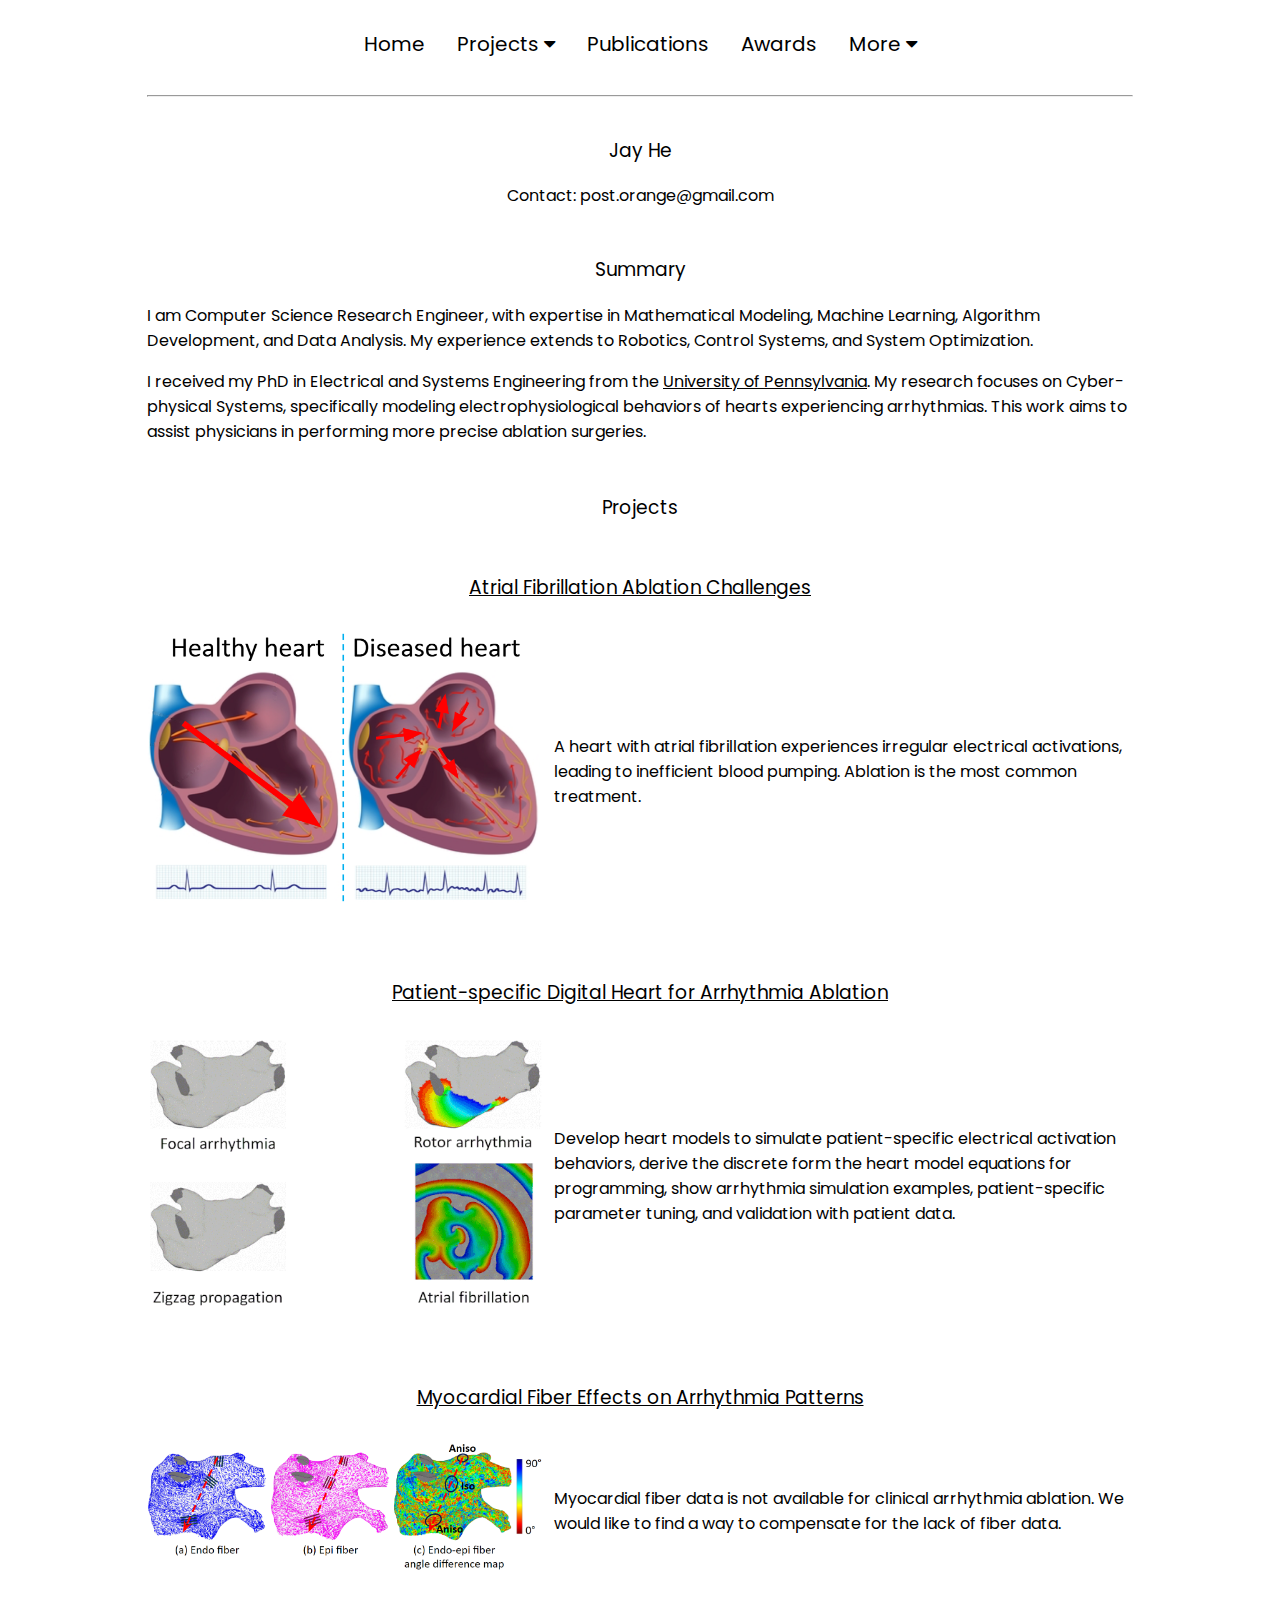
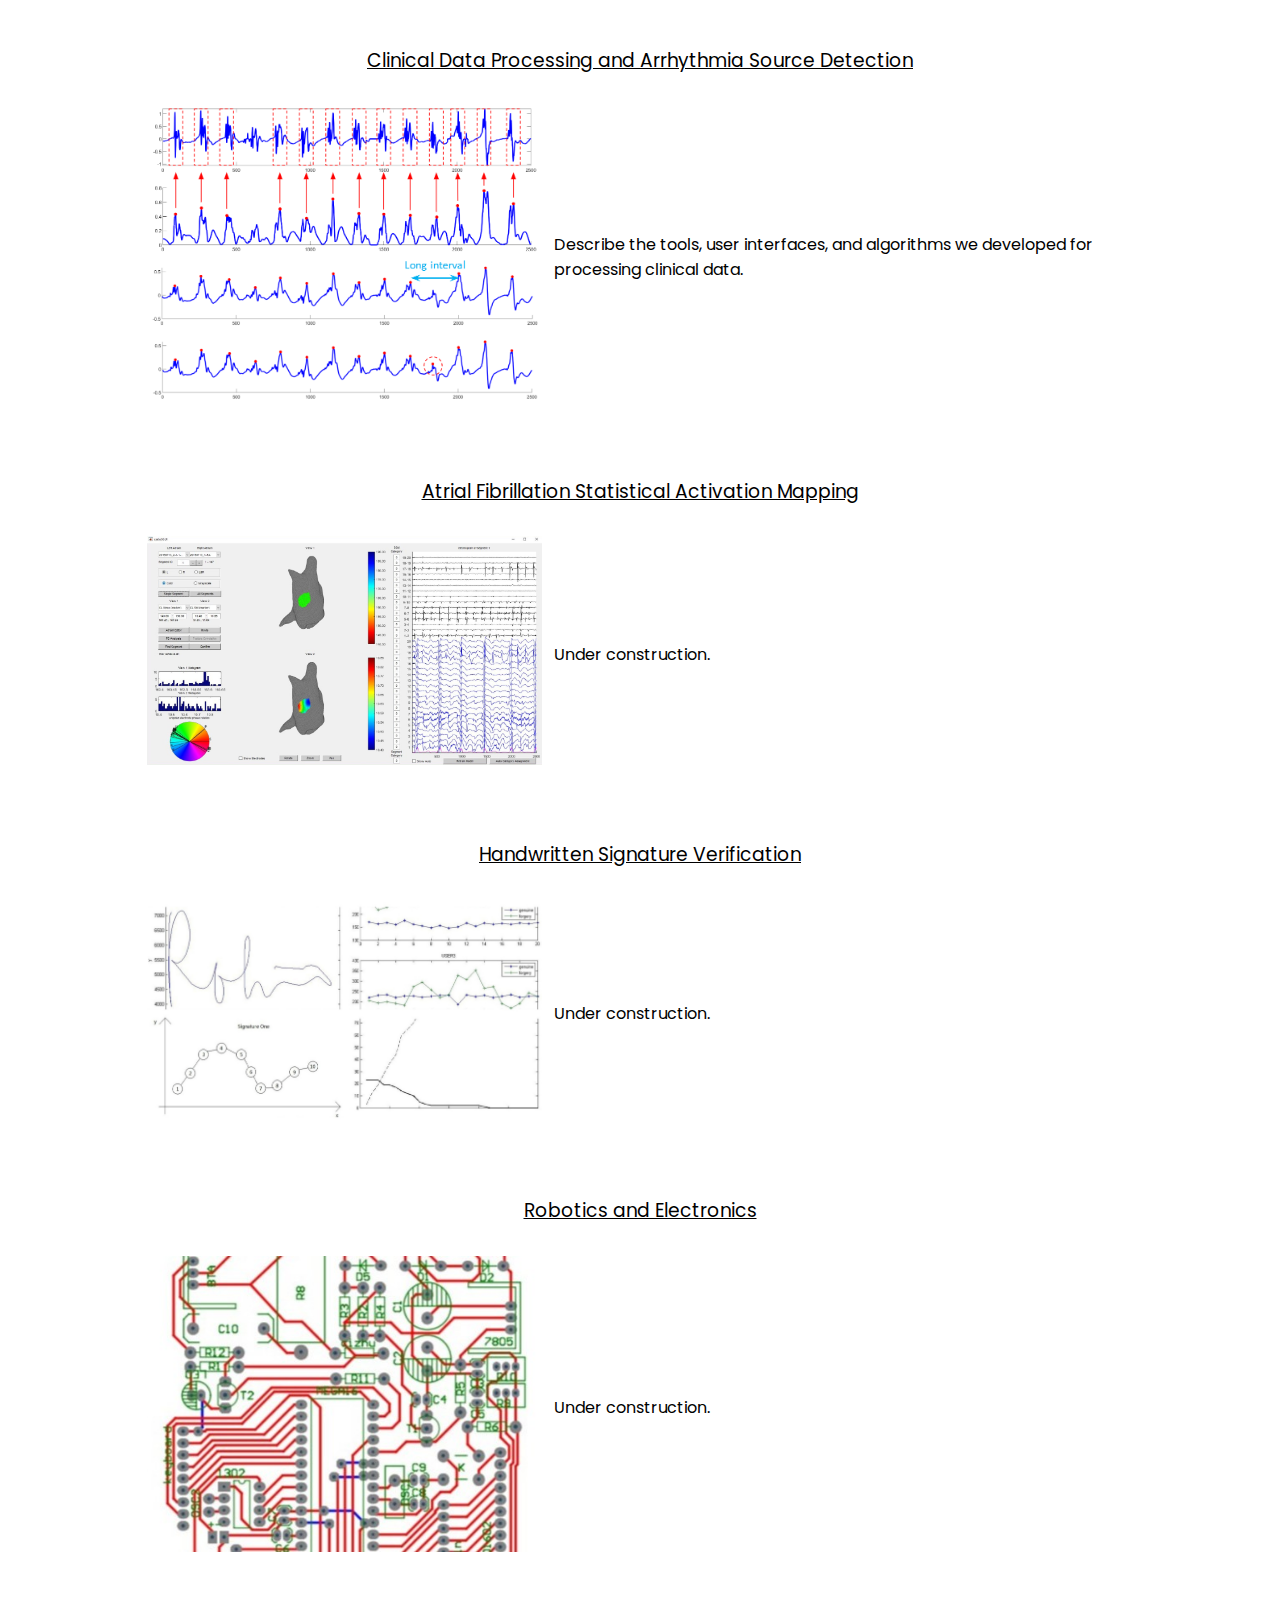
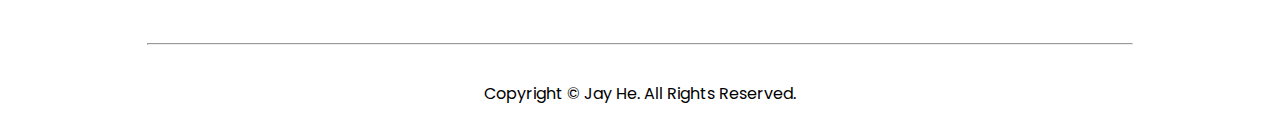
<file: index.html>
<!DOCTYPE html>
<html lang="en">
<link rel="stylesheet" href="components/style.css"/>
<link rel="stylesheet" href="https://cdnjs.cloudflare.com/ajax/libs/font-awesome/4.7.0/css/font-awesome.min.css">
<script src="components/header.js" type="text/javascript"></script>
<script src="components/navigation.js" type="text/javascript"></script>
<script src="components/footer.js" type="text/javascript"></script>
<link rel="icon" type="image/x-icon" href="./assets/icon.png">

<header-component></header-component>

<body>
<navigation-component></navigation-component>

<!-- Bio -->
<table>
  <tr>
    <td colspan="2">
      <hr>
    </td>
  </tr>

  <tr>
    <td colspan="2">
      <h3 style="text-align: center; font-weight:normal;">Jay He</h3>
      <p style="text-align: center;">Contact: post.orange@gmail.com</p>
    </td>
  </tr>

  <tr>
    <td colspan="2">
      <h3 style="text-align: center; font-weight:normal;">Summary</h3>

      <p>I am Computer Science Research Engineer, with expertise in Mathematical Modeling, Machine Learning, Algorithm Development, and Data Analysis. My experience extends to Robotics, Control Systems, and System Optimization.</p> 
      
      <p>I received my PhD in Electrical and Systems Engineering from the <a href="https://www.upenn.edu/" target="_blank"><u>University of Pennsylvania</u></a>. My research focuses on Cyber-physical Systems, specifically modeling electrophysiological behaviors of hearts experiencing arrhythmias. This work aims to assist physicians in performing more precise ablation surgeries. </p>
    </td>
  </tr>
</table>

<!-- Project -->
<table>
  <tr>
    <td width="1000">
      <h3 style="text-align: center; font-weight:normal;">Projects</h3>
    </td>
  </tr>
</table>

<table>
  <!-- Atrial Fibrillation Ablation Challenges -->
  <tr>
    <td width="1000" colspan="2">
      <h3 style="text-align: center; font-weight:normal;"><u><a href="atrial_fibrillation_challenges.html" target="_blank">Atrial Fibrillation Ablation Challenges</a></u></h3>
    </td>
  </tr>
  <tr>  
    <td>
        <div class="gallery">
          <img src="./assets/atrial_fibrillation_challenges/af.png"/>
        </div>
    </td>
    <td>
      A heart with atrial fibrillation experiences irregular electrical activations, leading to inefficient blood pumping. Ablation is the most common treatment. 
    </td>
  </tr>
  <tr>
    <td width="1000" colspan="2">
      <br />
    </td>
  </tr>

  <!-- Patient-specific Digital Heart for Arrhythmia Ablation -->
  <tr>
    <td width="1000" colspan="2">
      <h3 style="text-align: center; font-weight:normal;"><u><a href="patient_specific_heart_modeling.html" target="_blank">Patient-specific Digital Heart for Arrhythmia Ablation</a></u></h3>
    </td>
  </tr>
  <tr>  
    <td>
        <div class="gallery">
          <img src="./assets/cyber_physical_systems_modeling/arrhythmia_simulations.gif"/>
        </div>
    </td>
    <td>
      Develop heart models to simulate patient-specific electrical activation behaviors, derive the discrete form the heart model equations for programming, show arrhythmia simulation examples, patient-specific parameter tuning, and validation with patient data.
    </td>
  </tr>
  <tr>
    <td width="1000" colspan="2">
      <br />
    </td>
  </tr>

  <!-- Myocardial Fiber Effects on Arrhythmia Patterns -->
  <tr>
    <td width="1000" colspan="2">
      <h3 style="text-align: center; font-weight:normal;"><u><a href="fiber_effect.html" target="_blank">Myocardial Fiber Effects on Arrhythmia Patterns</a></u></h3>
    </td>
  </tr>
  <tr>  
    <td>
        <div class="gallery">
          <img src="./assets/fiber_effect/cancellation_effect.PNG"/>
        </div>
    </td>
    <td>
      Myocardial fiber data is not available for clinical arrhythmia ablation. We would like to find a way to compensate for the lack of fiber data.
    </td>
  </tr>
  <tr>
    <td width="1000" colspan="2">
      <br />
    </td>
  </tr>

  <!-- Clinical Data Processing and Arrhythmia Source Detection -->
  <tr>
    <td width="1000" colspan="2">
      <h3 style="text-align: center; font-weight:normal;"><u><a href="clinical_processing_arrhythmia_detection.html" target="_blank">Clinical Data Processing and Arrhythmia Source Detection</a></u></h3>
    </td>
  </tr>
  <tr>  
    <td>
        <div class="gallery">
          <img src="./assets/clinical_data_processing/clinical_data_processing.png"/>
        </div>
    </td>
    <td>
      Describe the tools, user interfaces, and algorithms we developed for processing clinical data.
    </td>
  </tr>
  <tr>
    <td width="1000" colspan="2">
      <br />
    </td>
  </tr>

  <!-- Atrial Fibrillation Statistical Activation Mapping -->
  <tr>
    <td width="1000" colspan="2">
      <h3 style="text-align: center; font-weight:normal;"><u><a href="statistical_activation_mapping.html" target="_blank">Atrial Fibrillation Statistical Activation Mapping</a></u></h3>
    </td>
  </tr>
  <tr>  
    <td>
        <div class="gallery">
          <img src="./assets/atrial_fibrillation_analysis/atrial_fibrillation_analysis.jpg"/>
        </div>
    </td>
    <td>
      Under construction.
    </td>
  </tr>
  <tr>
    <td width="1000" colspan="2">
      <br />
    </td>
  </tr>

  <!-- Handwritten Signature Verification -->
  <tr>
    <td width="1000" colspan="2">
      <h3 style="text-align: center; font-weight:normal;"><u><a href="signature_verification.html" target="_blank">Handwritten Signature Verification</a></u></h3>
    </td>
  </tr>
  <tr>  
    <td>
        <div class="gallery">
          <img src="./assets/signature_verification/signature_verification.jpg"/>
        </div>
    </td>
    <td>
      Under construction.
    </td>
  </tr>
  <tr>
    <td width="1000" colspan="2">
      <br />
    </td>
  </tr>

  <!-- Robotics and Electronics -->
  <tr>
    <td width="1000" colspan="2">
      <h3 style="text-align: center; font-weight:normal;"><u><a href="robotics.html" target="_blank">Robotics and Electronics</a></u></h3>
    </td>
  </tr>
  <tr>  
    <td>
        <div class="gallery">
          <img src="./assets/Robotics/circuit.jpg"/>
        </div>
    </td>
    <td>
      Under construction.
    </td>
  </tr>
  <tr>
    <td width="1000" colspan="2">
      <br />
    </td>
  </tr>
</table>

<footer-component></footer-component>
</body>
</html>
</file>
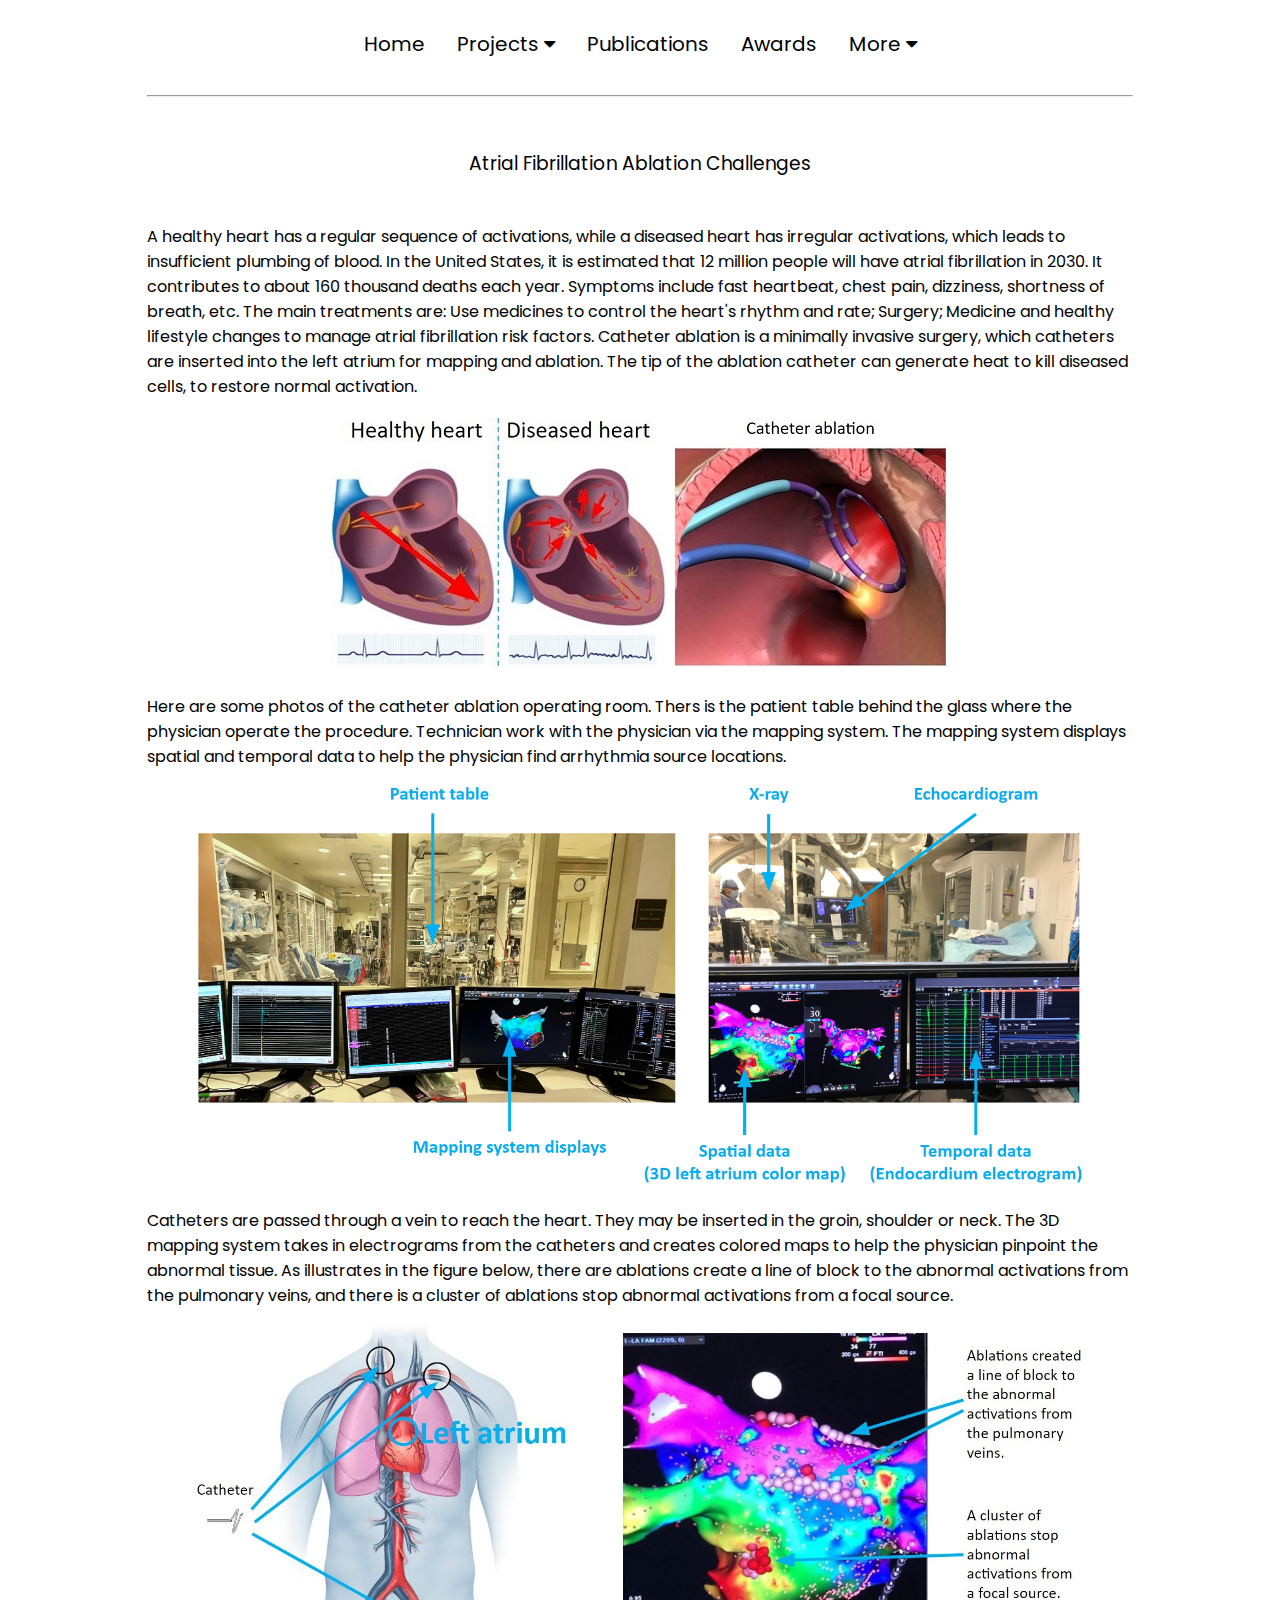
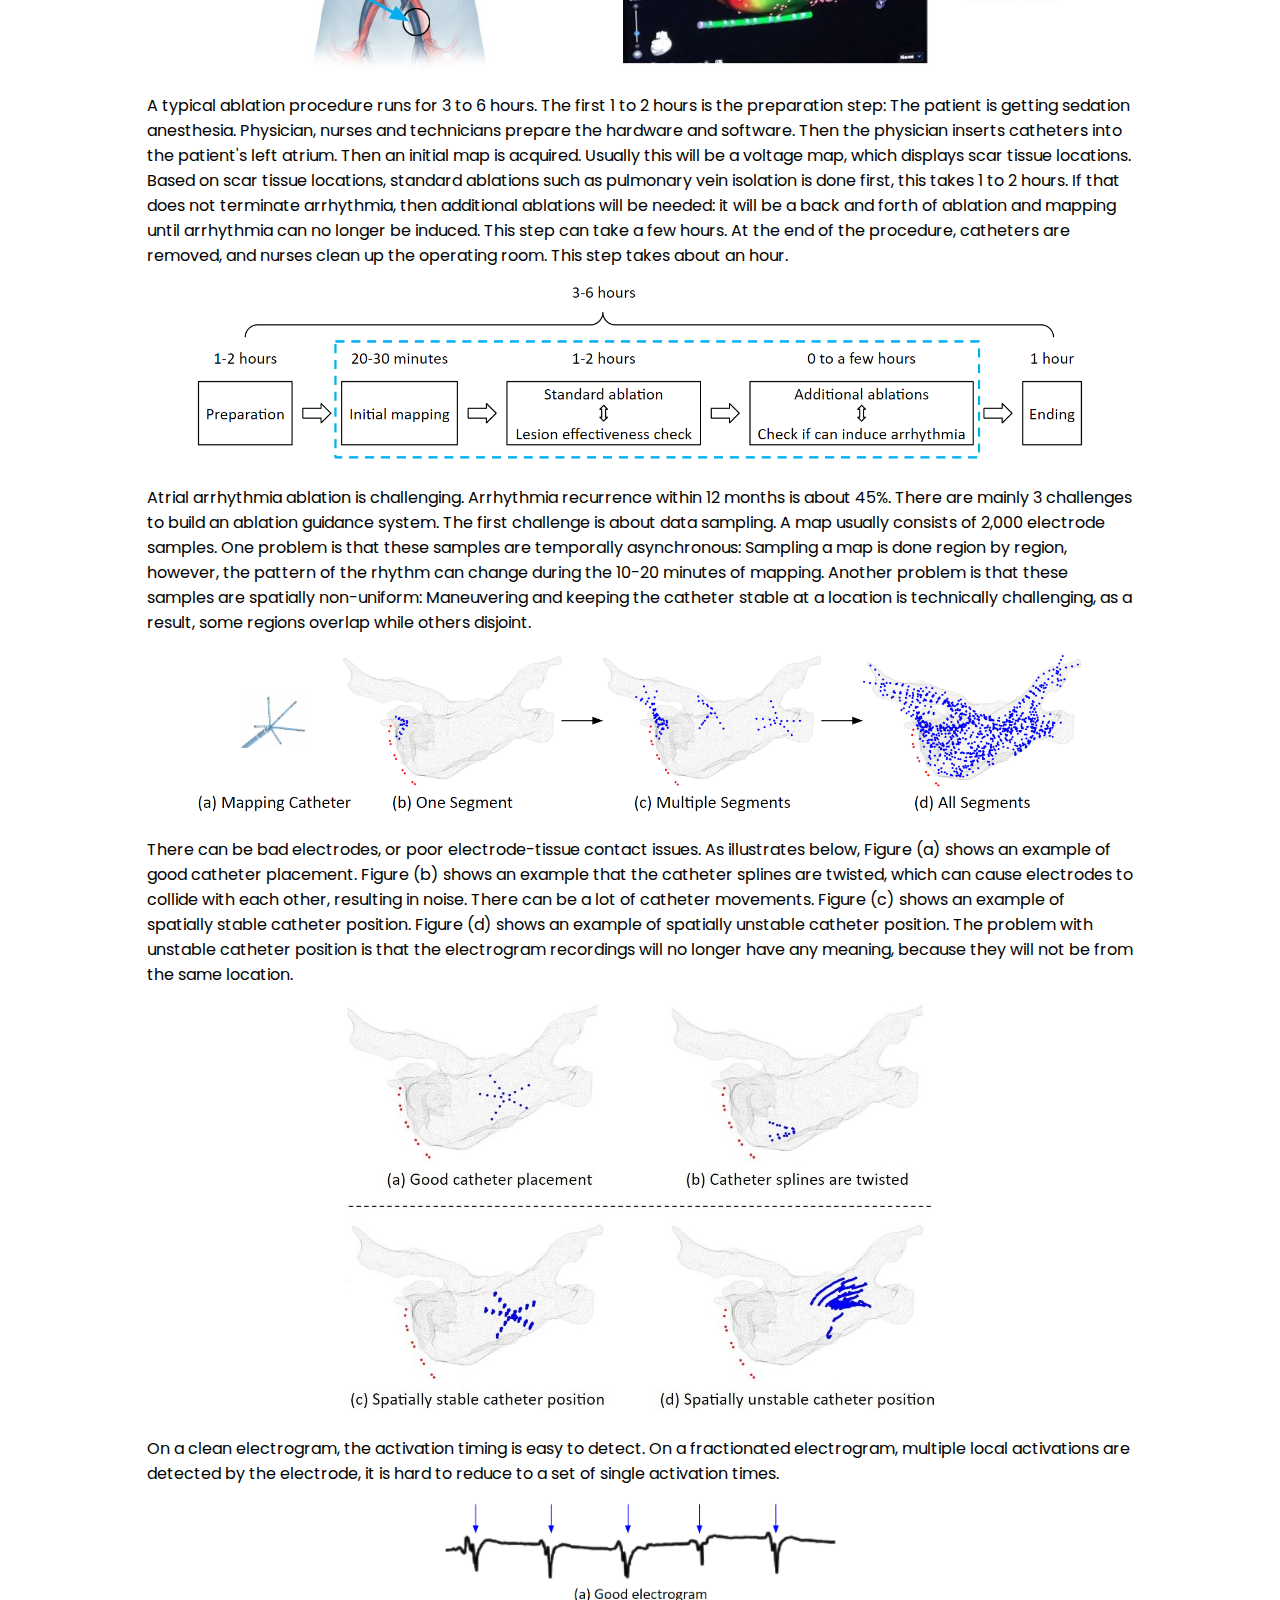
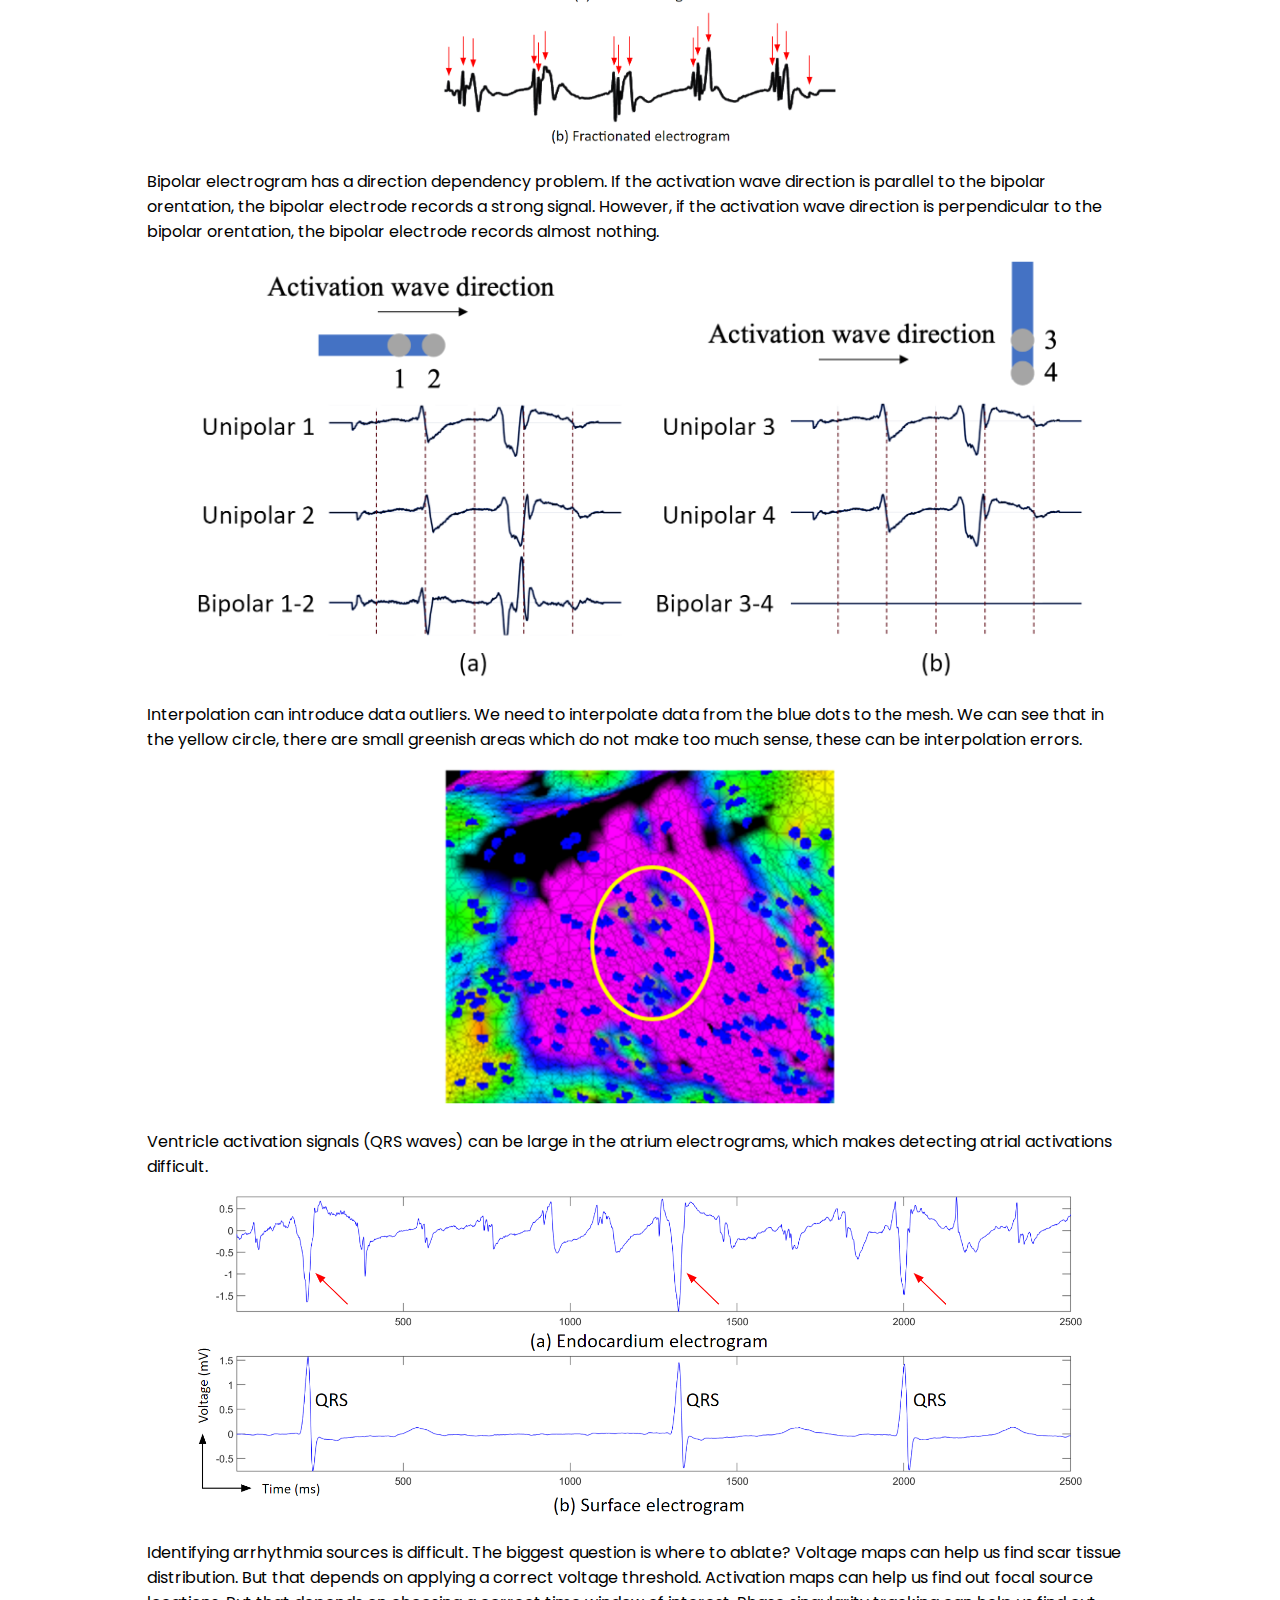
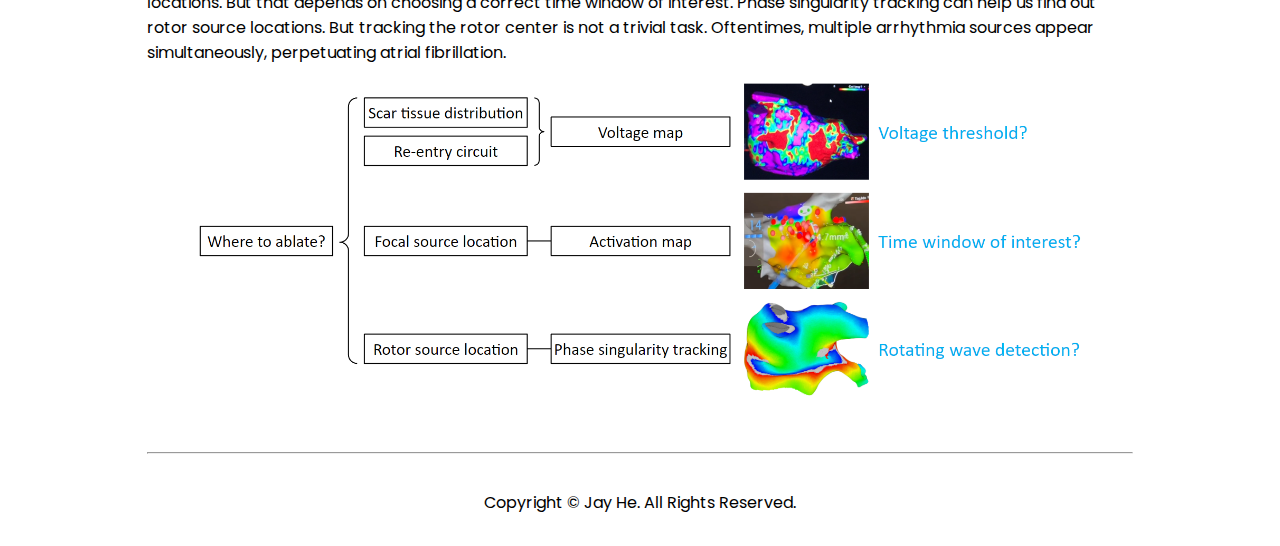
<file: atrial_fibrillation_challenges.html>
<!DOCTYPE html>
<html lang="en">
<link rel="stylesheet" href="components/style.css"/>
<link rel="stylesheet" href="https://cdnjs.cloudflare.com/ajax/libs/font-awesome/4.7.0/css/font-awesome.min.css">
<script src="components/header.js" type="text/javascript"></script>
<script src="components/navigation.js" type="text/javascript"></script>
<script src="components/footer.js" type="text/javascript"></script>
<link rel="icon" type="image/x-icon" href="./assets/icon.png">

<header-component></header-component>

<body>
<navigation-component></navigation-component>

<table>
    <tr>
        <td width="1000">
          <hr>
          <br />
          <h3 style="text-align: center; font-weight:normal;">Atrial Fibrillation Ablation Challenges</h3>
        </td>
    </tr>

    <tr>
        <td>
            <p>A healthy heart has a regular sequence of activations, while a diseased heart has irregular activations, which leads to insufficient plumbing of blood. In the United States, it is estimated that 12 million people will have atrial fibrillation in 2030. It contributes to about 160 thousand deaths each year. Symptoms include fast heartbeat, chest pain, dizziness, shortness of breath, etc. The main treatments are: Use medicines to control the heart's rhythm and rate; Surgery; Medicine and healthy lifestyle changes to manage atrial fibrillation risk factors. Catheter ablation is a minimally invasive surgery, which catheters are inserted into the left atrium for mapping and ablation. The tip of the ablation catheter can generate heat to kill diseased cells, to restore normal activation.</p>

            <table style="margin-left: auto; margin-right: auto;">
                <th><img src="assets/atrial_fibrillation_challenges/healthy_vs_diseased_heart.JPG" style=" width: 100%; height: 100%;"></th>
                <th><img src="assets/atrial_fibrillation_challenges/catheter_ablation.JPG" style="width: 100%; height: 100%;"></th>
            </table>

            <p>Here are some photos of the catheter ablation operating room. Thers is the patient table behind the glass where the physician operate the procedure. Technician work with the physician via the mapping system. The mapping system displays spatial and temporal data to help the physician find arrhythmia source locations.</p>

            <div style="text-align: center;">
                <img src="assets/atrial_fibrillation_challenges/operating_room.PNG" style="width: 90%;">
            </div>

            <p>Catheters are passed through a vein to reach the heart. They may be inserted in the groin, shoulder or neck. The 3D mapping system takes in electrograms from the catheters and creates colored maps to help the physician pinpoint the abnormal tissue. As illustrates in the figure below, there are ablations create a line of block to the abnormal activations from the pulmonary veins, and there is a cluster of ablations stop abnormal activations from a focal source.</p>

            <div style="text-align: center;">
                <img src="assets/atrial_fibrillation_challenges/ablations.JPG" style="width: 90%;">
            </div>

            <p>A typical ablation procedure runs for 3 to 6 hours. The first 1 to 2 hours is the preparation step: The patient is getting sedation anesthesia. Physician, nurses and technicians prepare the hardware and software. Then the physician inserts catheters into the patient's left atrium. Then an initial map is acquired. Usually this will be a voltage map, which displays scar tissue locations. Based on scar tissue locations, standard ablations such as pulmonary vein isolation is done first, this takes 1 to 2 hours. If that does not terminate arrhythmia, then additional ablations will be needed: it will be a back and forth of ablation and mapping until arrhythmia can no longer be induced. This step can take a few hours. At the end of the procedure, catheters are removed, and nurses clean up the operating room. This step takes about an hour.</p>

            <div style="text-align: center;">
                <img src="assets/atrial_fibrillation_challenges/ablation_procedure.PNG" style="width: 90%;">
            </div>

            <p>Atrial arrhythmia ablation is challenging. Arrhythmia recurrence within 12 months is about 45%. There are mainly 3 challenges to build an ablation guidance system. The first challenge is about data sampling. A map usually consists of 2,000 electrode samples. One problem is that these samples are temporally asynchronous: Sampling a map is done region by region, however, the pattern of the rhythm can change during the 10-20 minutes of mapping. Another problem is that these samples are spatially non-uniform: Maneuvering and keeping the catheter stable at a location is technically challenging, as a result, some regions overlap while others disjoint. </p>

            <div style="text-align: center;">
                <img src="assets/atrial_fibrillation_challenges/recording_segment.PNG" style="width: 90%;">
            </div>

            <p>There can be bad electrodes, or poor electrode-tissue contact issues. As illustrates below, Figure (a) shows an example of good catheter placement. Figure (b) shows an example that the catheter splines are twisted, which can cause electrodes to collide with each other, resulting in noise. There can be a lot of catheter movements. Figure (c) shows an example of spatially stable catheter position. Figure (d) shows an example of spatially unstable catheter position. The problem with unstable catheter position is that the electrogram recordings will no longer have any meaning, because they will not be from the same location. </p>

            <div style="text-align: center;">
                <img src="assets/atrial_fibrillation_challenges/catheter_problems.JPG" style="width: 60%;">
            </div>

            <p>On a clean electrogram, the activation timing is easy to detect. On a fractionated electrogram, multiple local activations are detected by the electrode, it is hard to reduce to a set of single activation times.</p>

            <div style="text-align: center;">
                <img src="assets/atrial_fibrillation_challenges/fractionated_egm.PNG" style="width: 40%;">
            </div>

            <p>Bipolar electrogram has a direction dependency problem. If the activation wave direction is parallel to the bipolar orentation, the bipolar electrode records a strong signal. However, if the activation wave direction is perpendicular to the bipolar orentation, the bipolar electrode records almost nothing. </p>

            <div style="text-align: center;">
                <img src="assets/atrial_fibrillation_challenges/unipolar_bipolar.PNG" style="width: 90%;">
            </div>

            <p>Interpolation can introduce data outliers. We need to interpolate data from the blue dots to the mesh. We can see that in the yellow circle, there are small greenish areas which do not make too much sense, these can be interpolation errors.</p>

            <div style="text-align: center;">
                <img src="assets/atrial_fibrillation_challenges/interpolation_error.PNG" style="width: 40%;">
            </div>

            <p>Ventricle activation signals (QRS waves) can be large in the atrium electrograms, which makes detecting atrial activations difficult.</p>

            <div style="text-align: center;">
                <img src="assets/atrial_fibrillation_challenges/qrs.PNG" style="width: 90%;">
            </div>

            <p>Identifying arrhythmia sources is difficult. The biggest question is where to ablate? Voltage maps can help us find scar tissue distribution. But that depends on applying a correct voltage threshold. Activation maps can help us find out focal source locations. But that depends on choosing a correct time window of interest. Phase singularity tracking can help us find out rotor source locations. But tracking the rotor center is not a trivial task. Oftentimes, multiple arrhythmia sources appear simultaneously, perpetuating atrial fibrillation.</p>

            <div style="text-align: center;">
                <img src="assets/atrial_fibrillation_challenges/difficulty_of_source_detection.PNG" style="width: 90%;">
            </div>
        </td>
    </tr>
</table>

<footer-component></footer-component>
</body>
</html>
</file>
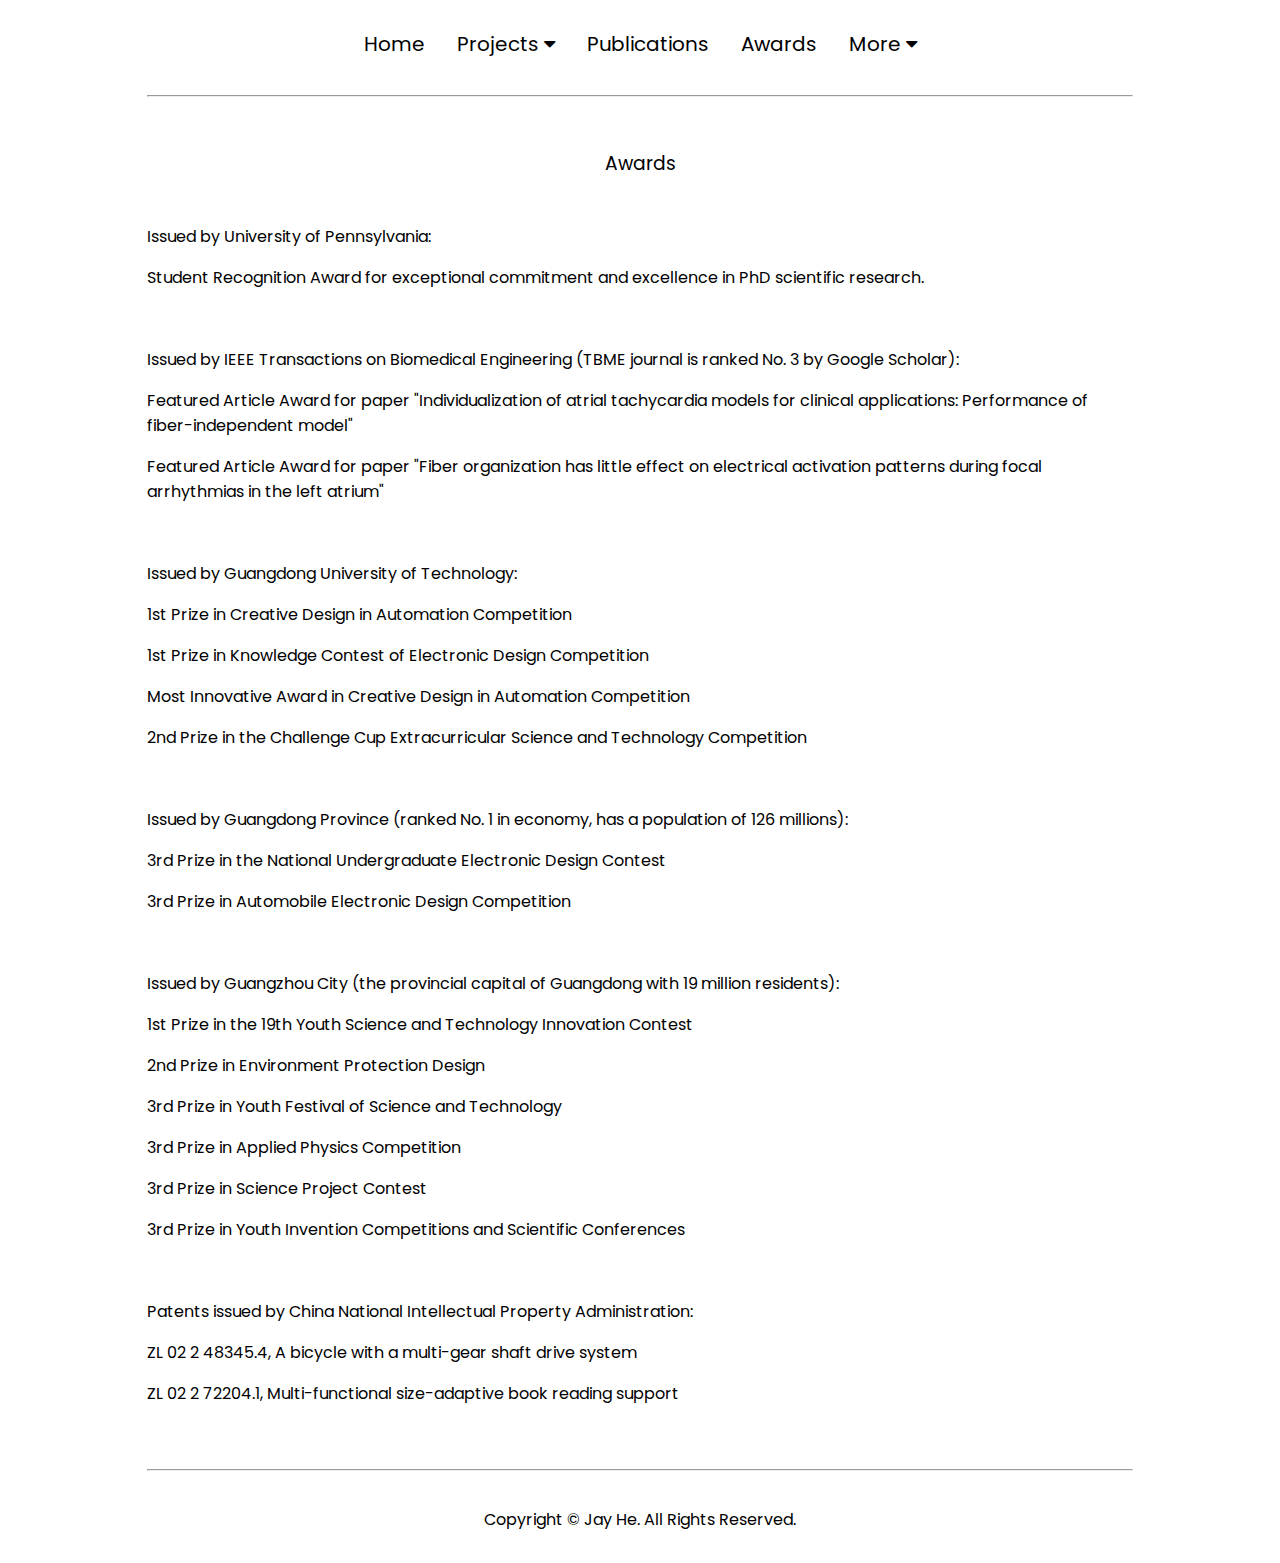
<file: awards.html>
<!DOCTYPE html>
<html lang="en">
<link rel="stylesheet" href="components/style.css"/>
<link rel="stylesheet" href="https://cdnjs.cloudflare.com/ajax/libs/font-awesome/4.7.0/css/font-awesome.min.css">
<script src="components/header.js" type="text/javascript"></script>
<script src="components/navigation.js" type="text/javascript"></script>
<script src="components/footer.js" type="text/javascript"></script>
<link rel="icon" type="image/x-icon" href="./assets/icon.png">

<header-component></header-component>

<body>
<navigation-component></navigation-component>

<table>
<tr>
  <td width="1000">
    <hr>
    <br />
    <h3 style="text-align: center; font-weight:normal;">Awards</h3>
  </td>
</tr>

<tr>
  <td>
    <p>Issued by University of Pennsylvania:</p>
    <p>Student Recognition Award for exceptional commitment and excellence in PhD scientific research.</p>
    <br />

    <p>Issued by IEEE Transactions on Biomedical Engineering (TBME journal is ranked No. 3 by Google Scholar):</p>
    <p>Featured Article Award for paper "Individualization of atrial tachycardia models for clinical applications: Performance of fiber-independent model"</p>
    <p>Featured Article Award for paper "Fiber organization has little effect on electrical activation patterns during focal arrhythmias in the left atrium"</p>
    <br />

    <p>Issued by Guangdong University of Technology:</p>
    <p>1st Prize in Creative Design in Automation Competition</p>
    <p>1st Prize in Knowledge Contest of Electronic Design Competition</p>
    <p>Most Innovative Award in Creative Design in Automation Competition</p>
    <p>2nd Prize in the Challenge Cup Extracurricular Science and Technology Competition</p>
    <br />

    <p>Issued by Guangdong Province (ranked No. 1 in economy, has a population of 126 millions):</p>
    <p>3rd Prize in the National Undergraduate Electronic Design Contest</p>
    <p>3rd Prize in Automobile Electronic Design Competition</p>
    <br />

    <p>Issued by Guangzhou City (the provincial capital of Guangdong with 19 million residents):</p>
    <p>1st Prize in the 19th Youth Science and Technology Innovation Contest</p>
    <p>2nd Prize in Environment Protection Design</p>
    <p>3rd Prize in Youth Festival of Science and Technology</p>
    <p>3rd Prize in Applied Physics Competition</p>
    <p>3rd Prize in Science Project Contest</p>
    <p>3rd Prize in Youth Invention Competitions and Scientific Conferences</p>
    <br />
    
    <p>Patents issued by China National Intellectual Property Administration:</p>
    <p>ZL 02 2 48345.4, A bicycle with a multi-gear shaft drive system</p>
    <p>ZL 02 2 72204.1, Multi-functional size-adaptive book reading support</p>
  </td>
</tr>
</table>

<footer-component></footer-component>
</body>
</html>
</file>
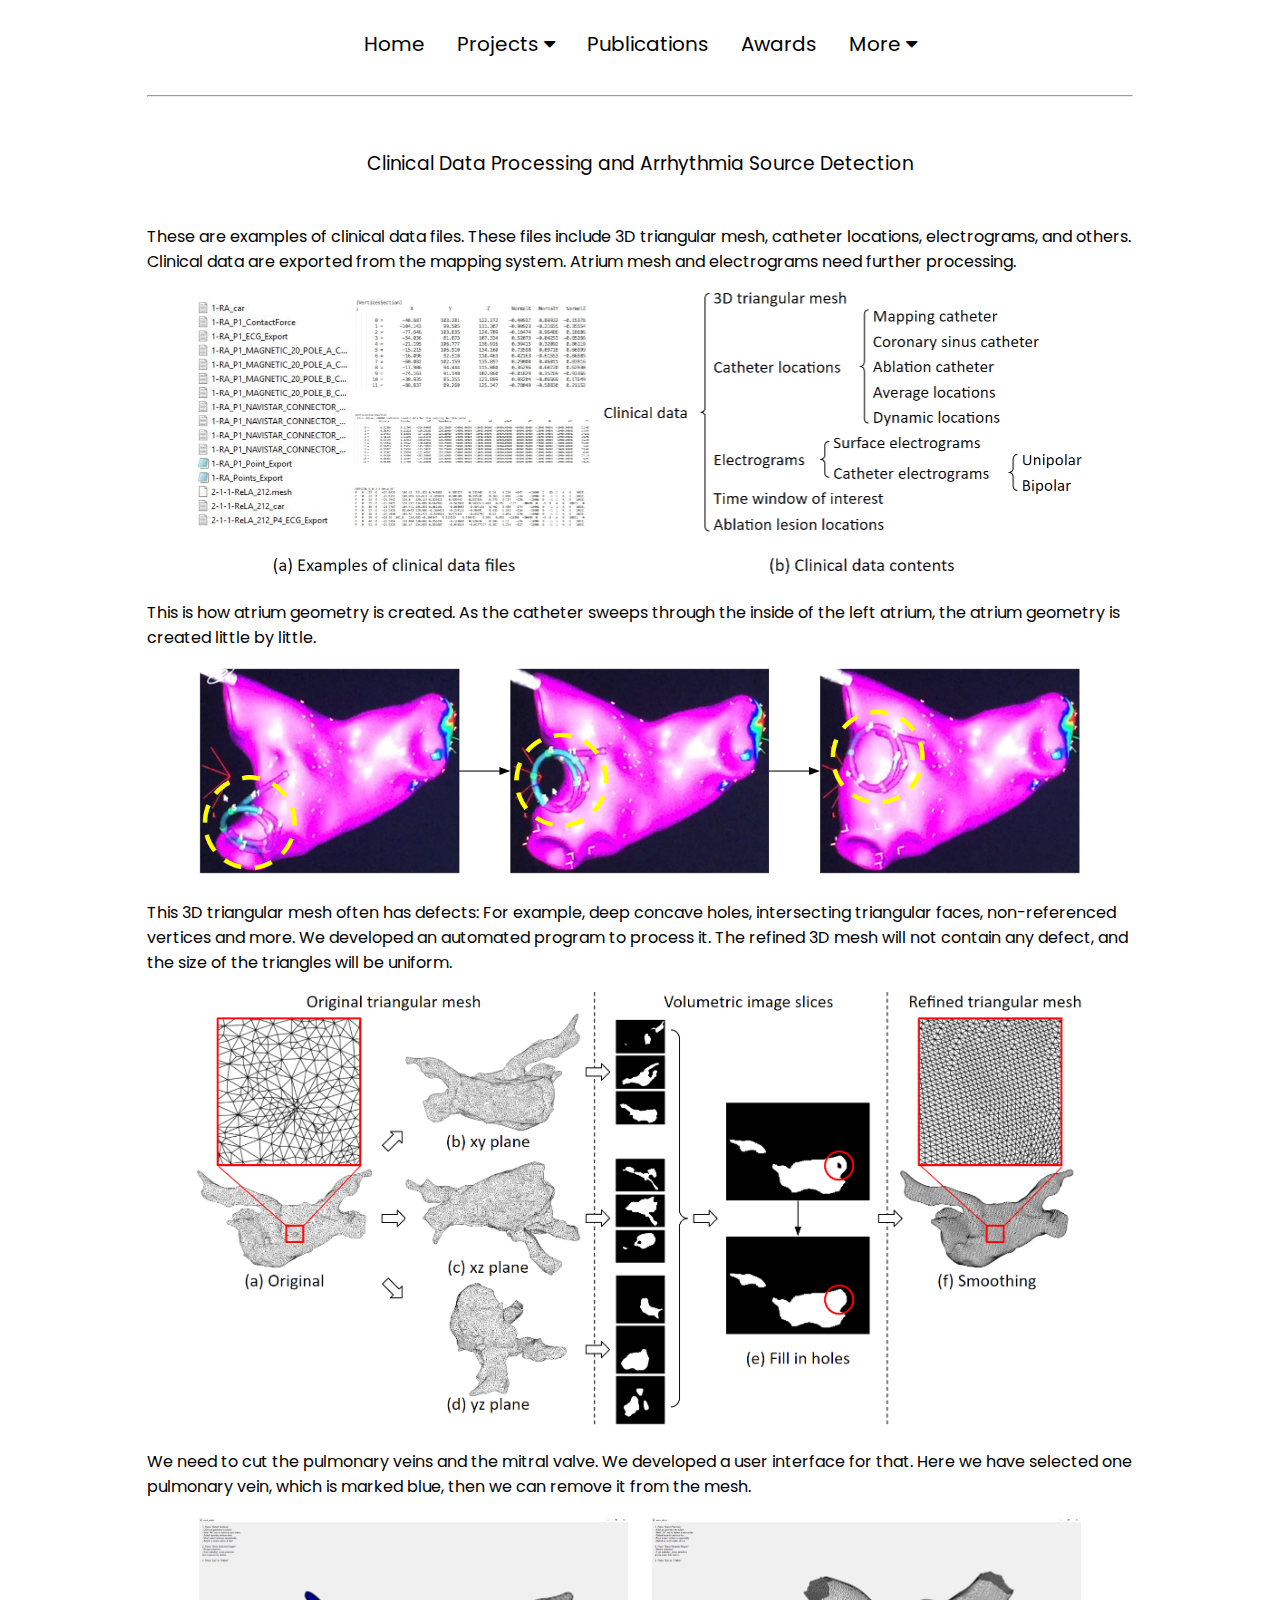
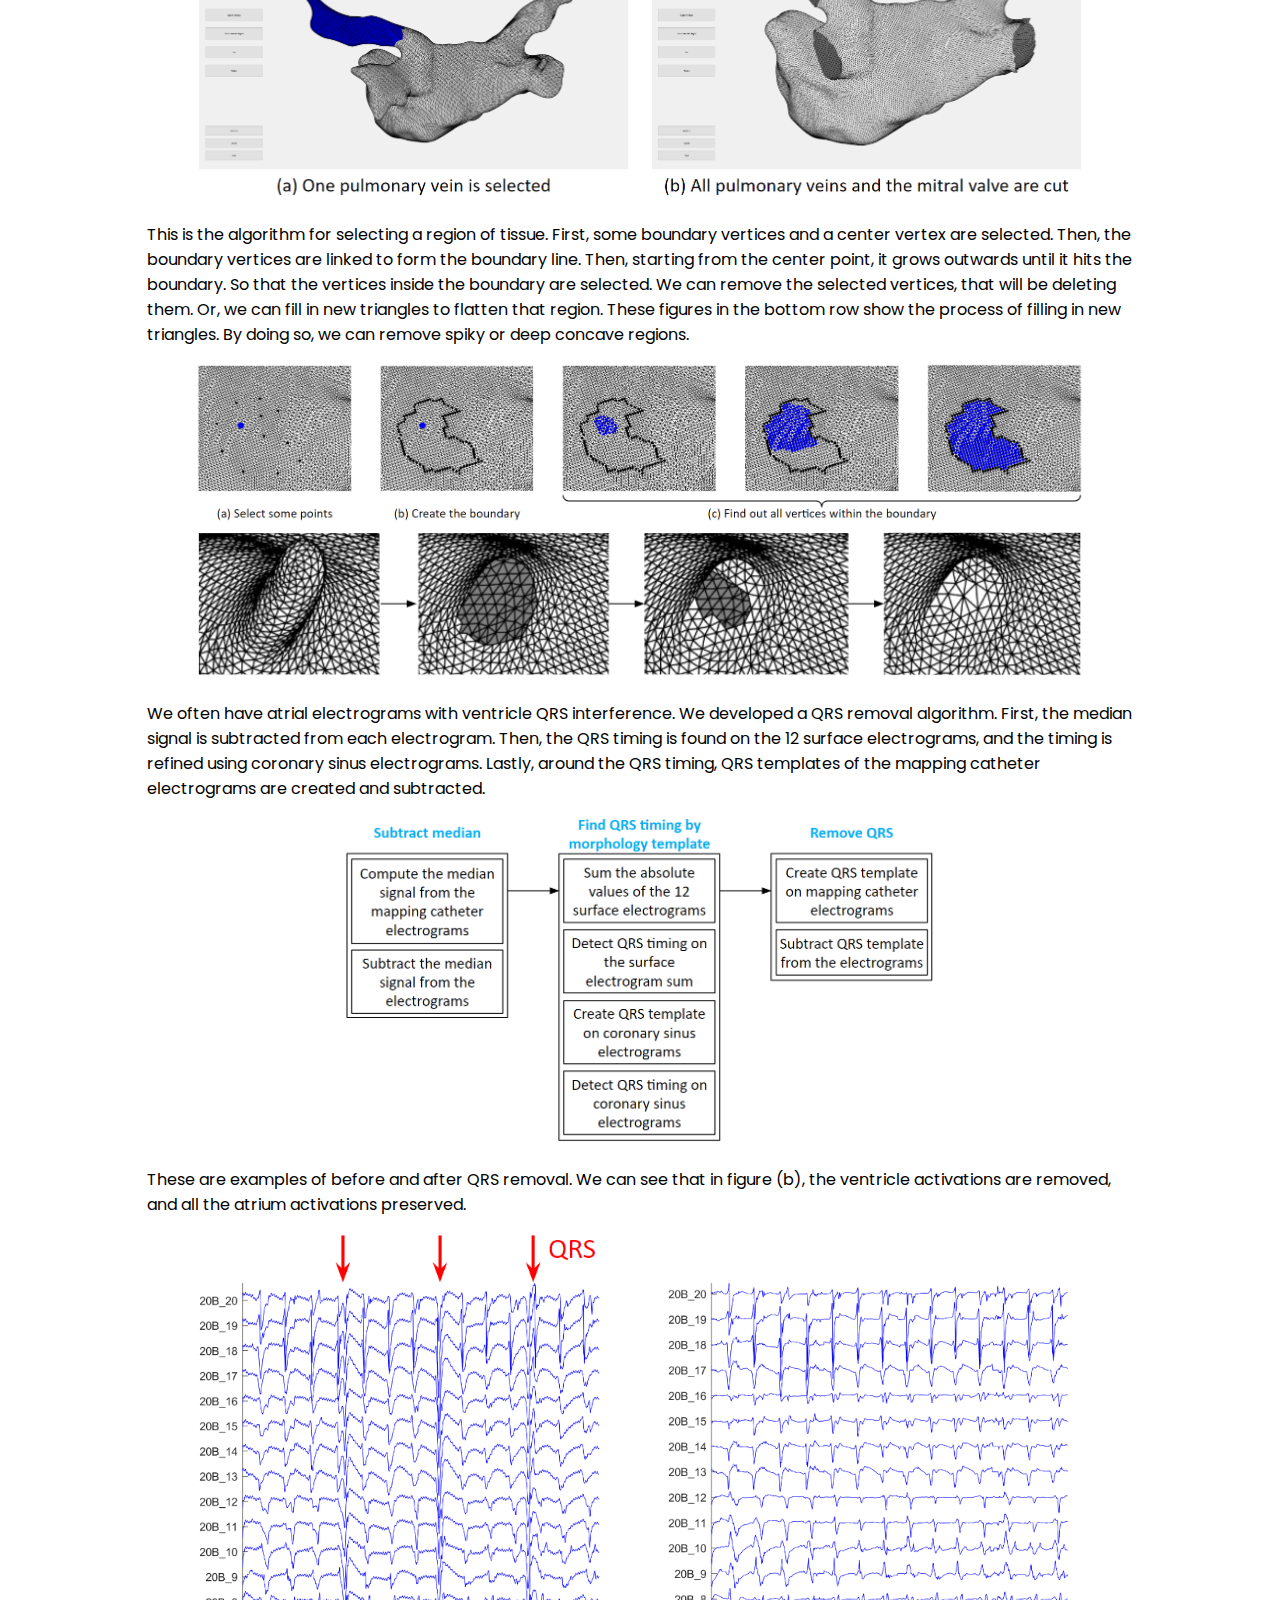
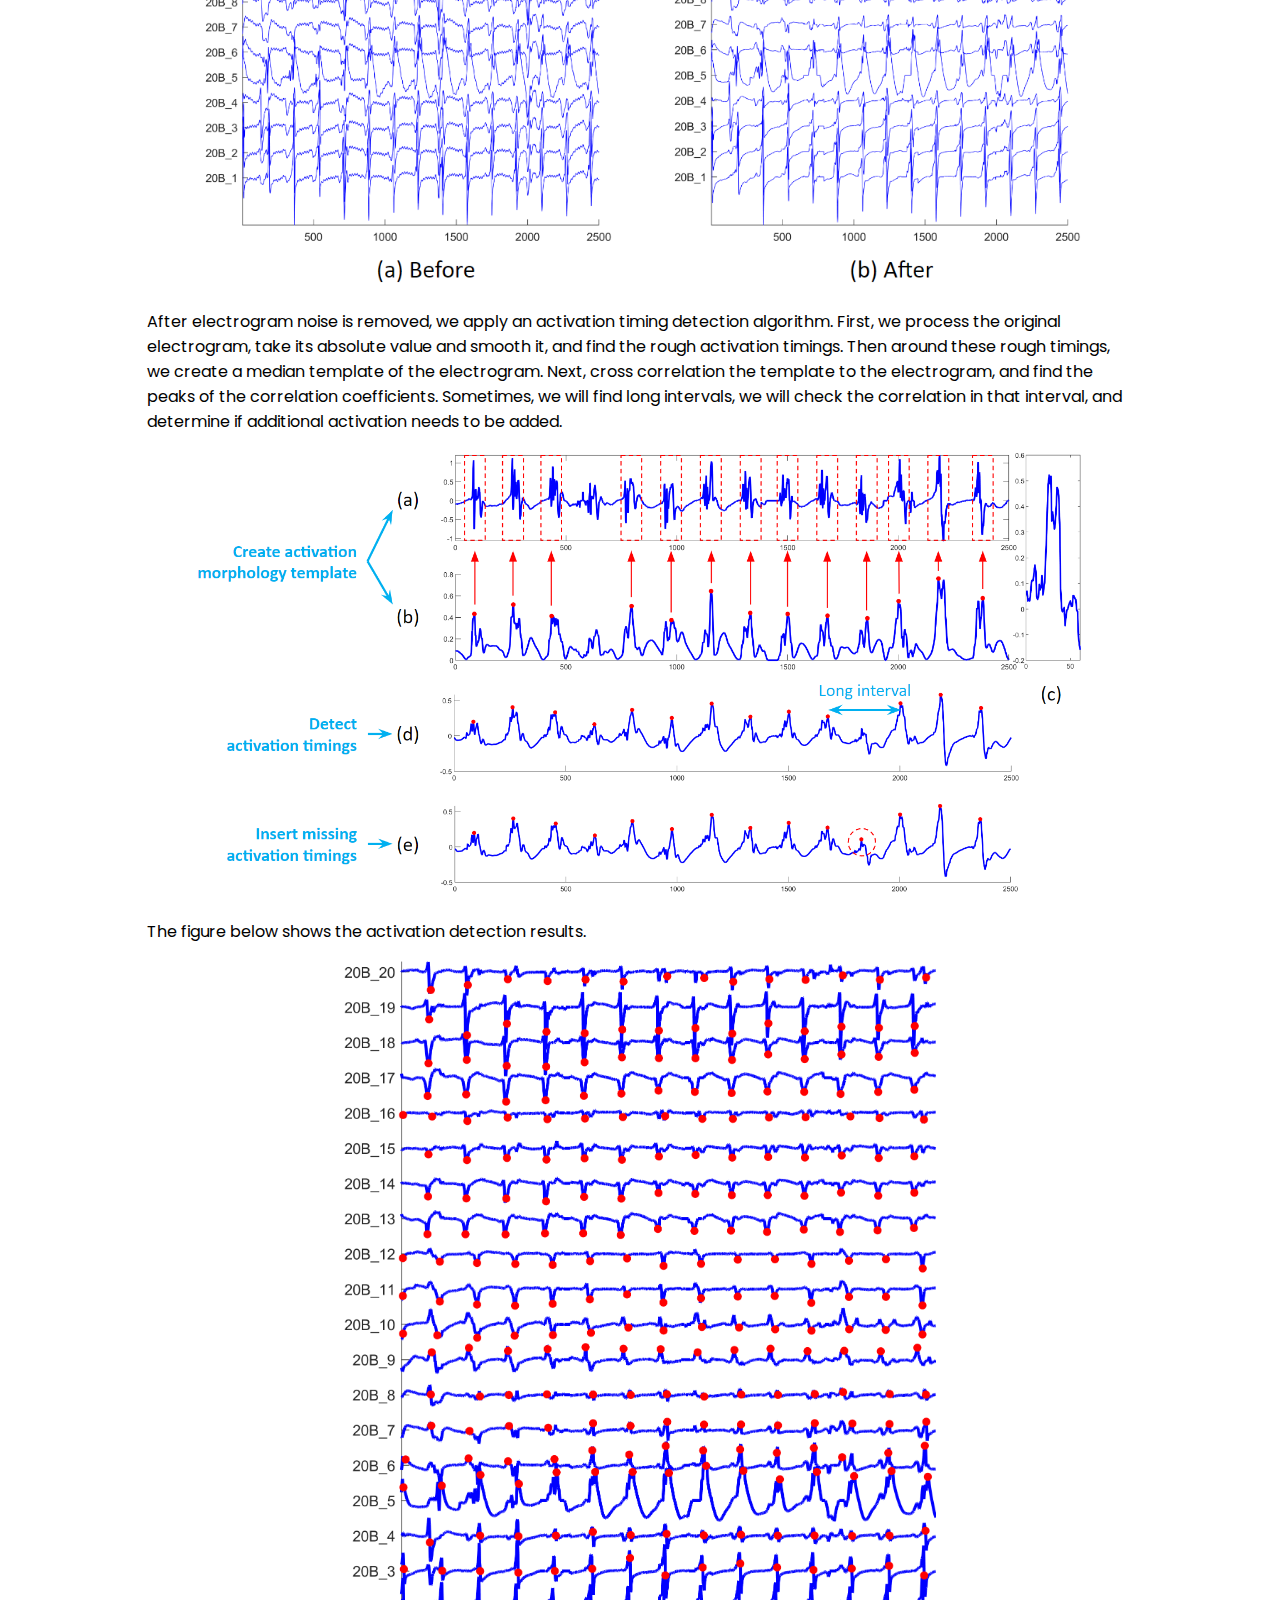
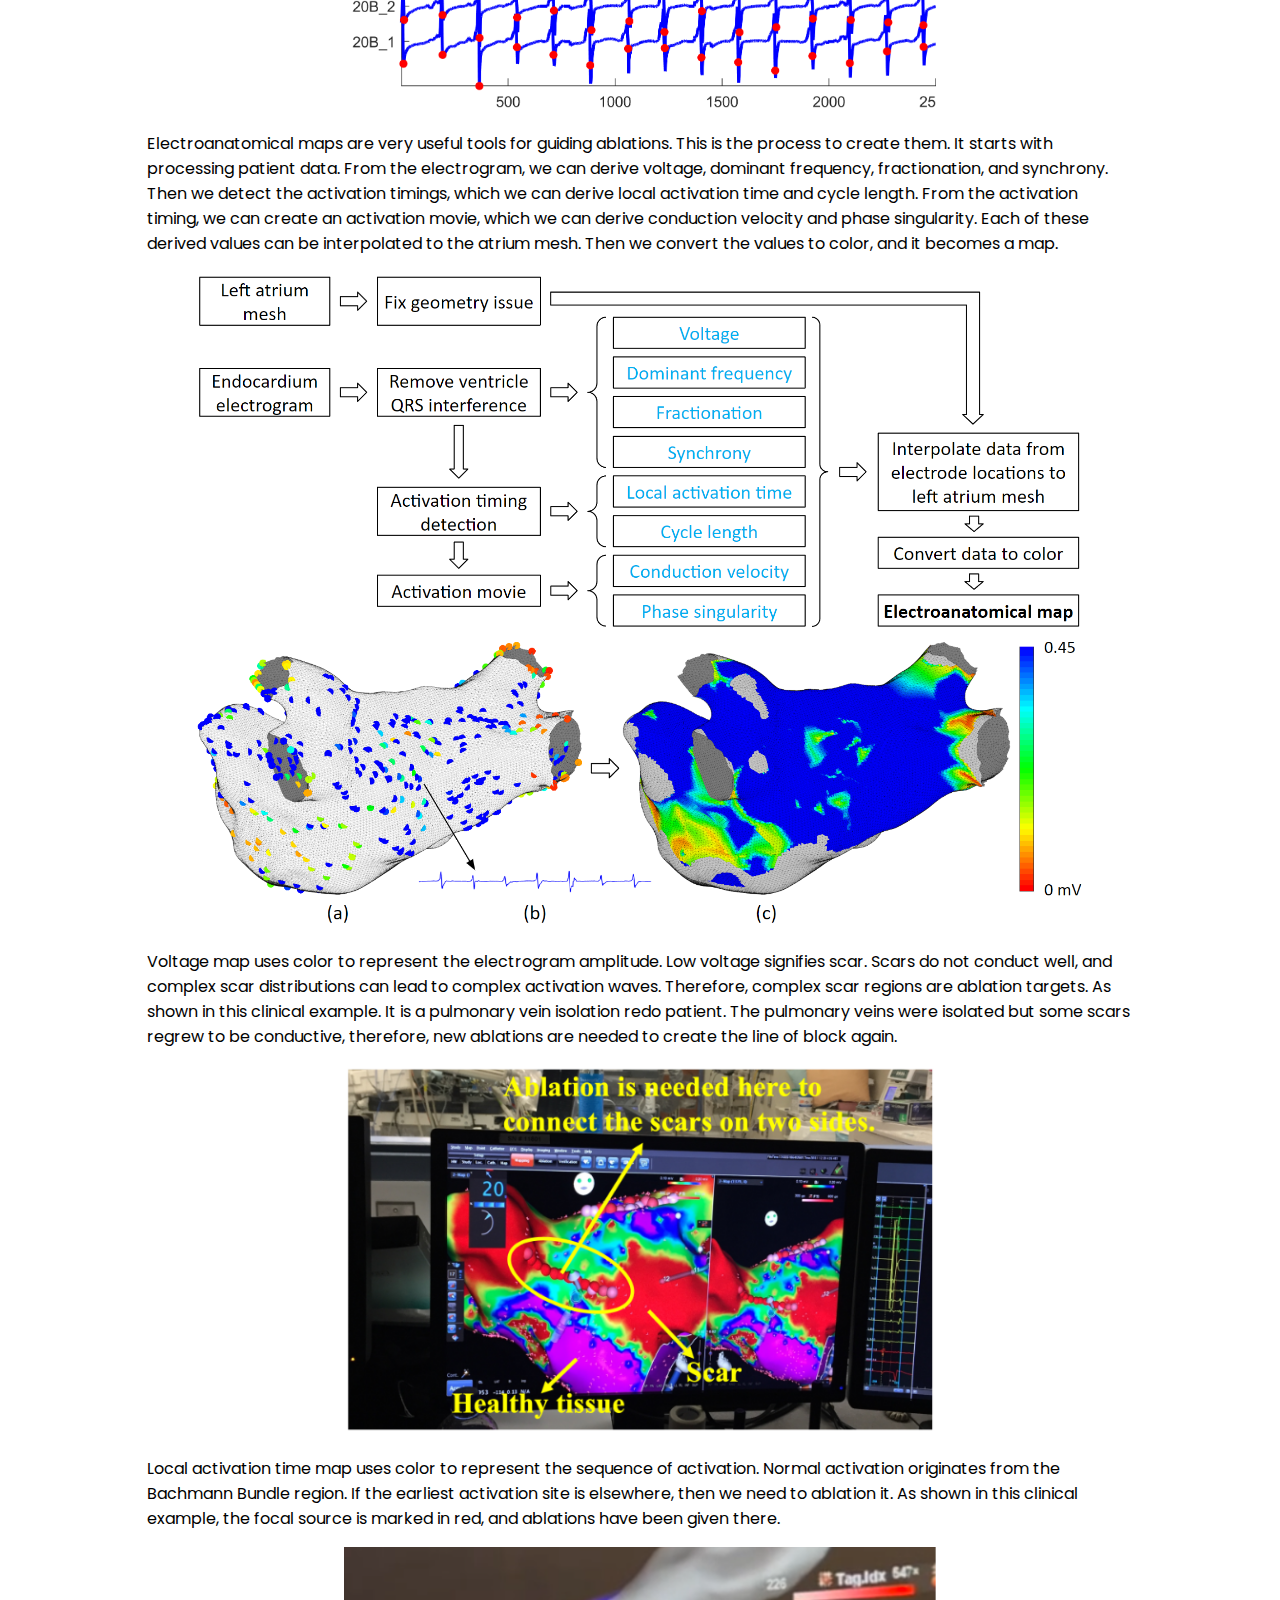
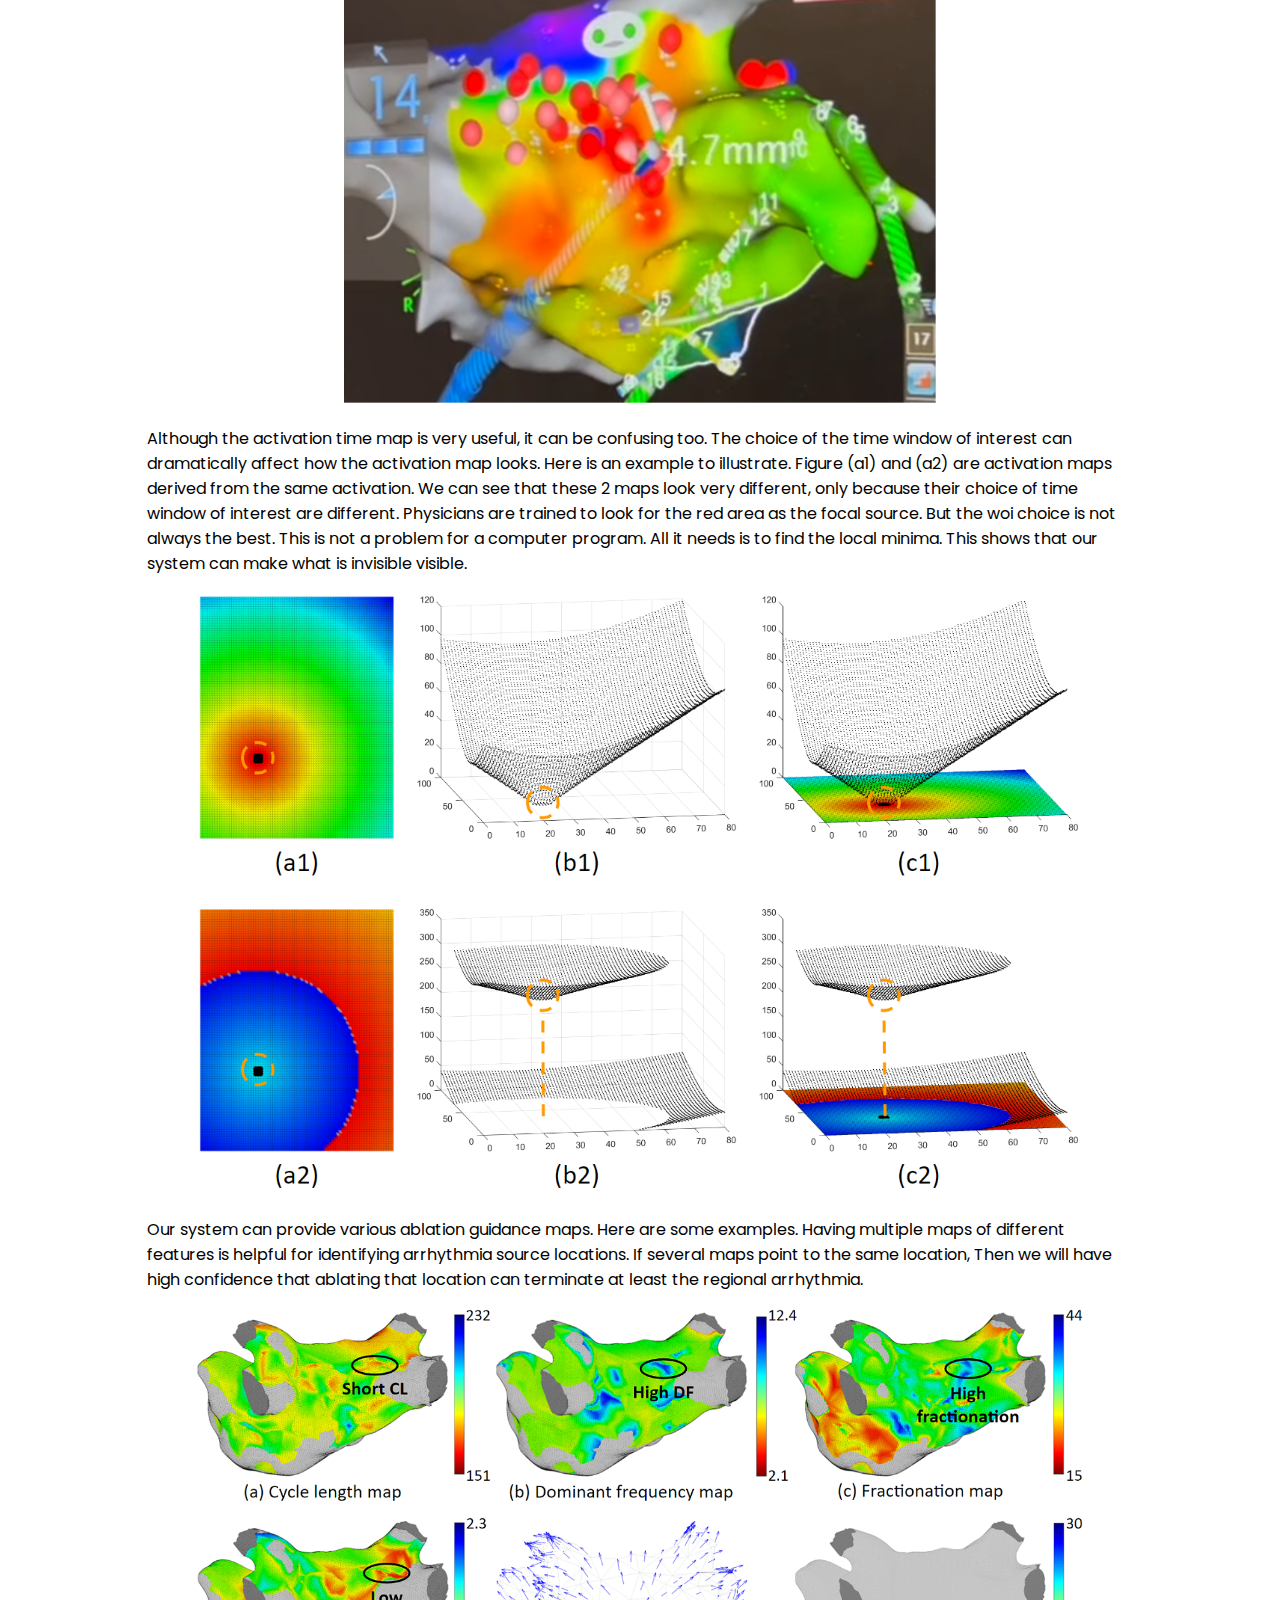
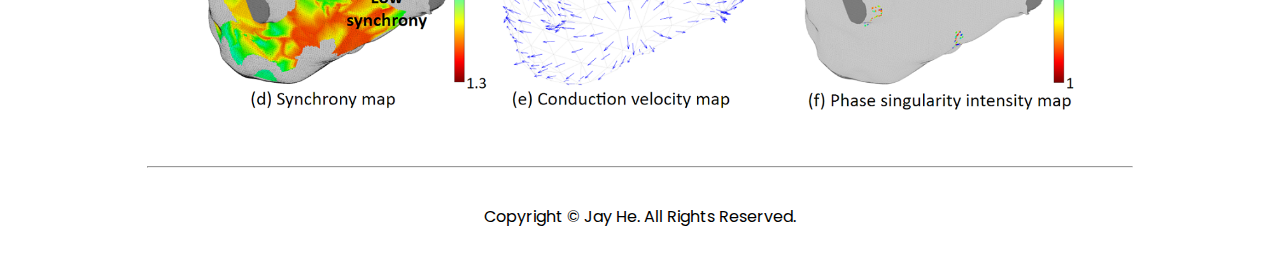
<file: clinical_data_processing_and_arrhythmia_detection.html>
<!DOCTYPE html>
<html lang="en">
<link rel="stylesheet" href="components/style.css"/>
<link rel="stylesheet" href="https://cdnjs.cloudflare.com/ajax/libs/font-awesome/4.7.0/css/font-awesome.min.css">
<script src="components/header.js" type="text/javascript"></script>
<script src="components/navigation.js" type="text/javascript"></script>
<script src="components/footer.js" type="text/javascript"></script>
<link rel="icon" type="image/x-icon" href="./assets/UPenn_icon.png">

<header-component></header-component>

<body>
<navigation-component></navigation-component>

<table>
    <tr>
        <td width="1000">
          <hr>
          <br />
          <h3 style="text-align: center; font-weight:normal;">Clinical Data Processing and Arrhythmia Source Detection</h3>
        </td>
      </tr>

    <tr>
        <td>
            <p>These are examples of clinical data files. These files include 3D triangular mesh, catheter locations, electrograms, and others. Clinical data are exported from the mapping system. Atrium mesh and electrograms need further processing.</p>

            <div style="text-align: center;">
                <img src="assets/clinical_data_processing/clinical_data.PNG" style="width: 90%;">
            </div>
            
            <p>This is how atrium geometry is created. As the catheter sweeps through the inside of the left atrium, the atrium geometry is created little by little.</p>
            
            <div style="text-align: center;">
                <img src="assets/clinical_data_processing/create_mesh.PNG" style="width: 90%;">
            </div>
            
            <p>This 3D triangular mesh often has defects: For example, deep concave holes, intersecting triangular faces, non-referenced vertices and more. We developed an automated program to process it. The refined 3D mesh will not contain any defect, and the size of the triangles will be uniform.</p>
            
            <div style="text-align: center;">
                <img src="assets/clinical_data_processing/refine_geometry.PNG" style="width: 90%;">
            </div>
            
            <p>We need to cut the pulmonary veins and the mitral valve. We developed a user interface for that. Here we have selected one pulmonary vein, which is marked blue, then we can remove it from the mesh.</p>
            
            <div style="text-align: center;">
                <img src="assets/clinical_data_processing/cut_holes.PNG" style="width: 90%;">
            </div>
            
            <p>This is the algorithm for selecting a region of tissue. First, some boundary vertices and a center vertex are selected. Then, the boundary vertices are linked to form the boundary line. Then, starting from the center point, it grows outwards until it hits the boundary. So that the vertices inside the boundary are selected. We can remove the selected vertices, that will be deleting them. Or, we can fill in new triangles to flatten that region. These figures in the bottom row show the process of filling in new triangles. By doing so, we can remove spiky or deep concave regions.</p>
            
            <div style="text-align: center;">
                <img src="assets/clinical_data_processing/select_region.PNG" style="width: 90%;">
                <img src="assets/clinical_data_processing/fill_hole.PNG" style="width: 90%;">
            </div>
            
            <p>We often have atrial electrograms with ventricle QRS interference. We developed a QRS removal algorithm. First, the median signal is subtracted from each electrogram. Then, the QRS timing is found on the 12 surface electrograms, and the timing is refined using coronary sinus electrograms. Lastly, around the QRS timing, QRS templates of the mapping catheter electrograms are created and subtracted.</p>
            
            <div style="text-align: center;">
                <img src="assets/clinical_data_processing/QRS_removal_algorithm.PNG" style="width: 60%;">
            </div>
            
            <p>These are examples of before and after QRS removal. We can see that in figure (b), the ventricle activations are removed, and all the atrium activations preserved.</p>
            
            <div style="text-align: center;">
                <img src="assets/clinical_data_processing/recording_2_QRS_subtration.PNG" style="width: 90%;">
            </div>
            
            <p>After electrogram noise is removed, we apply an activation timing detection algorithm. First, we process the original electrogram, take its absolute value and smooth it, and find the rough activation timings. Then around these rough timings, we create a median template of the electrogram. Next, cross correlation the template to the electrogram, and find the peaks of the correlation coefficients. Sometimes, we will find long intervals, we will check the correlation in that interval, and determine if additional activation needs to be added.</p>
            
            <div style="text-align: center;">
                <img src="assets/clinical_data_processing/activation_detection.PNG" style="width: 90%;">
            </div>
            
            <p>The figure below shows the activation detection results.</p>
            
            <div style="text-align: center;">
                <img src="assets/clinical_data_processing/2_activation_timing.PNG" style="width: 60%;">
            </div>
            
            <p>Electroanatomical maps are very useful tools for guiding ablations. This is the process to create them. It starts with processing patient data. From the electrogram, we can derive voltage, dominant frequency, fractionation, and synchrony. Then we detect the activation timings, which we can derive local activation time and cycle length. From the activation timing, we can create an activation movie, which we can derive conduction velocity and phase singularity. Each of these derived values can be interpolated to the atrium mesh. Then we convert the values to color, and it becomes a map.</p>
            
            <div style="text-align: center;">
                <img src="assets/clinical_data_processing/create_map.PNG" style="width: 90%;">
                <img src="assets/clinical_data_processing/voltage_map.PNG" style="width: 90%;">
            </div>
            
            <p>Voltage map uses color to represent the electrogram amplitude. Low voltage signifies scar. Scars do not conduct well, and complex scar distributions can lead to complex activation waves. Therefore, complex scar regions are ablation targets. As shown in this clinical example. It is a pulmonary vein isolation redo patient. The pulmonary veins were isolated but some scars regrew to be conductive, therefore, new ablations are needed to create the line of block again.</p>
            
            <div style="text-align: center;">
                <img src="assets/clinical_data_processing/voltage_map_ablation.PNG" style="width: 60%;">
            </div>
            
            <p>Local activation time map uses color to represent the sequence of activation. Normal activation originates from the Bachmann Bundle region. If the earliest activation site is elsewhere, then we need to ablation it. As shown in this clinical example, the focal source is marked in red, and ablations have been given there.</p>
            
            <div style="text-align: center;">
                <img src="assets/clinical_data_processing/clinical_lat_map.PNG" style="width: 60%;">
            </div>
            
            <p>Although the activation time map is very useful, it can be confusing too. The choice of the time window of interest can dramatically affect how the activation map looks. Here is an example to illustrate. Figure (a1) and (a2) are activation maps derived from the same activation. We can see that these 2 maps look very different, only because their choice of time window of interest are different. Physicians are trained to look for the red area as the focal source. But the woi choice is not always the best. This is not a problem for a computer program. All it needs is to find the local minima. This shows that our system can make what is invisible visible.</p>
            
            <div style="text-align: center;">
                <img src="assets/clinical_data_processing/focal_source_detection.PNG" style="width: 90%;">
            </div>
            
            <p>Our system can provide various ablation guidance maps. Here are some examples. Having multiple maps of different features is helpful for identifying arrhythmia source locations. If several maps point to the same location, Then we will have high confidence that ablating that location can terminate at least the regional arrhythmia.</p>
            
            <div style="text-align: center;">
                <img src="assets/clinical_data_processing/useful_maps.PNG" style="width: 90%;">
            </div>
        </td>
    </tr>
</table>

<footer-component></footer-component>
</body>
</html>
</file>
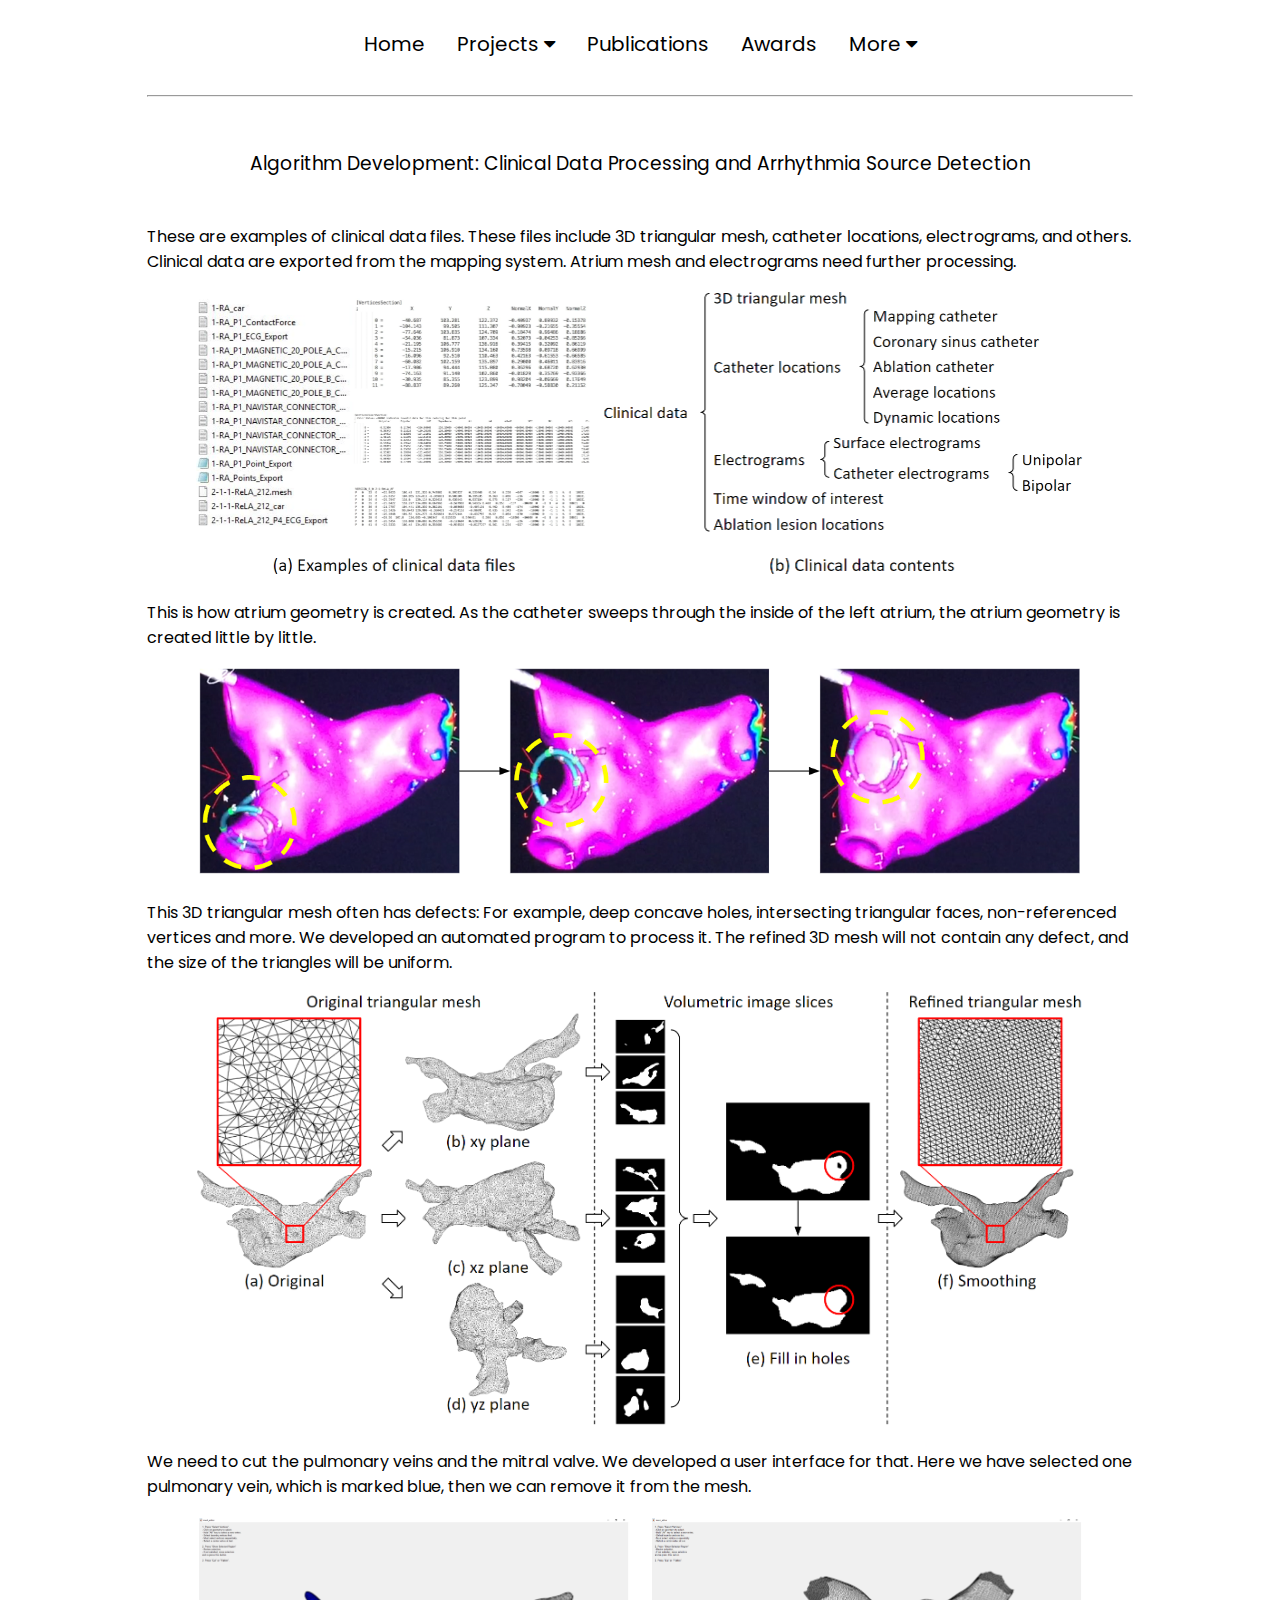
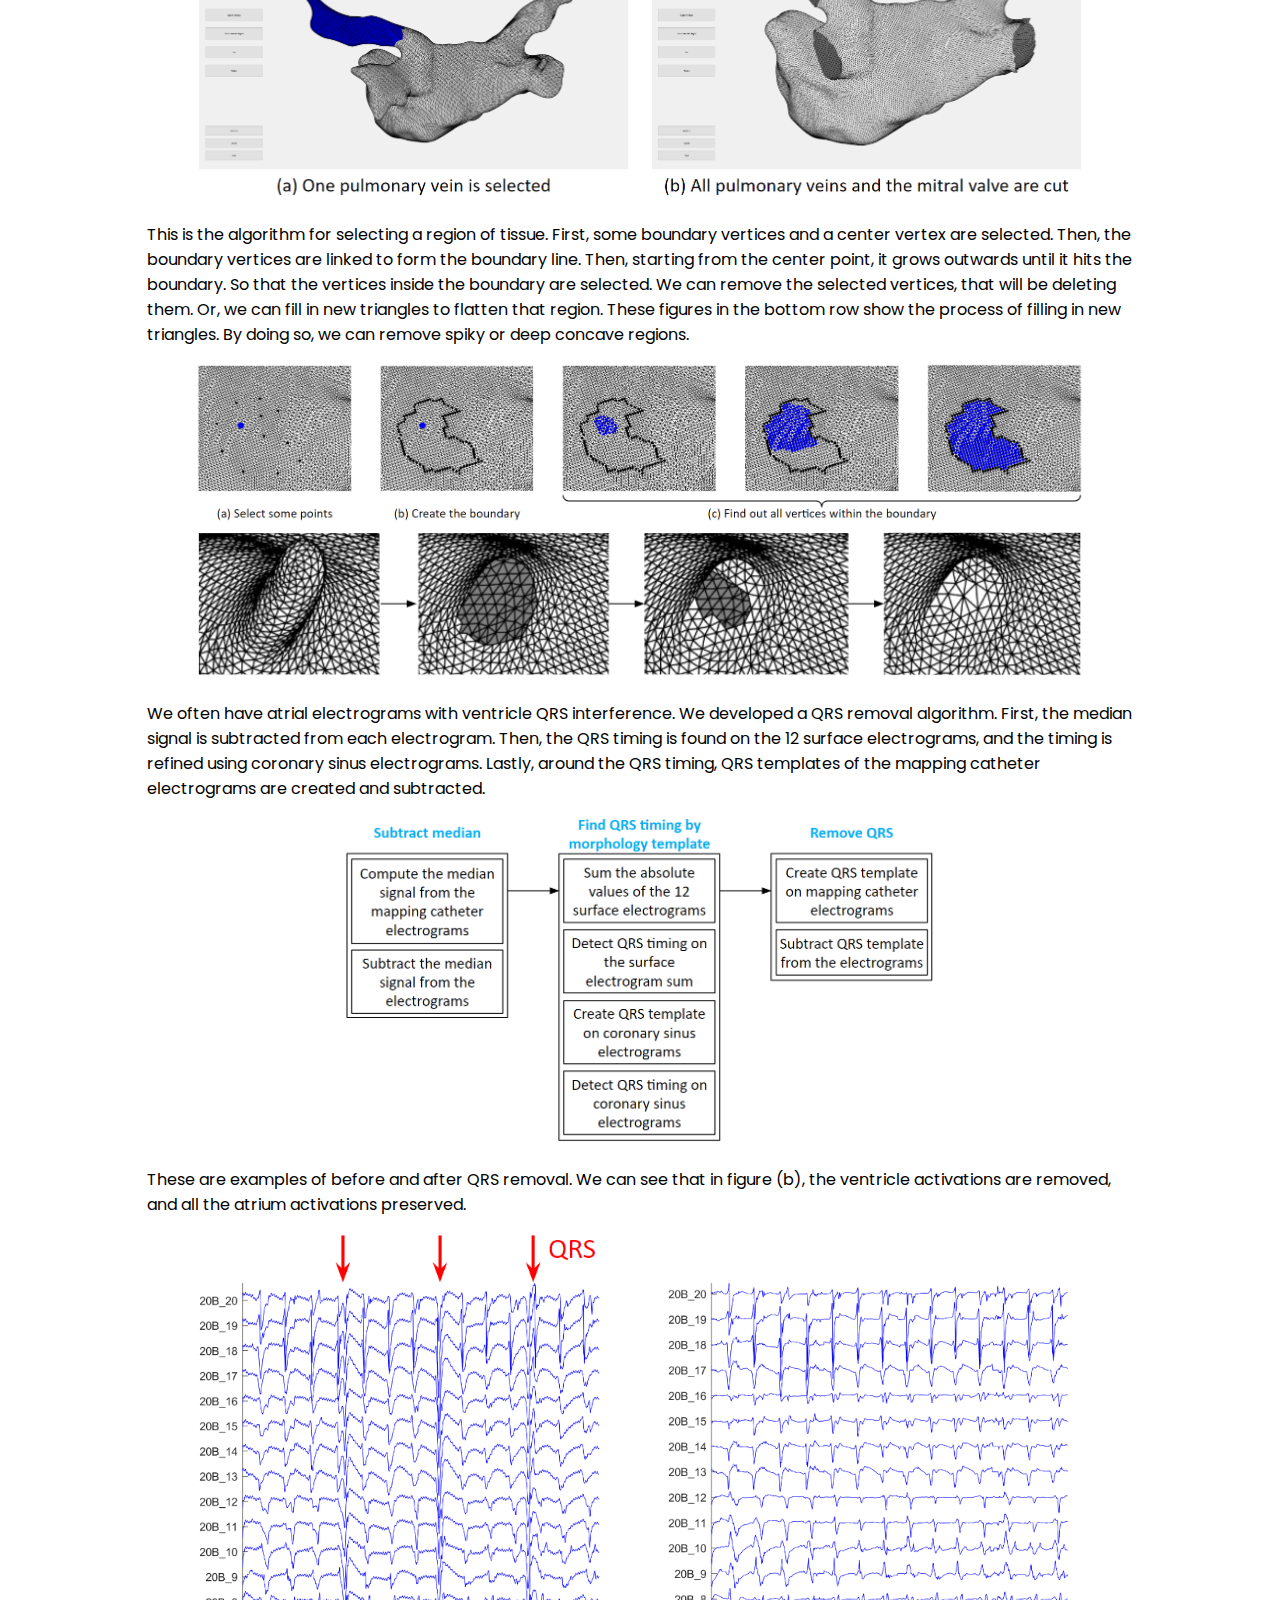
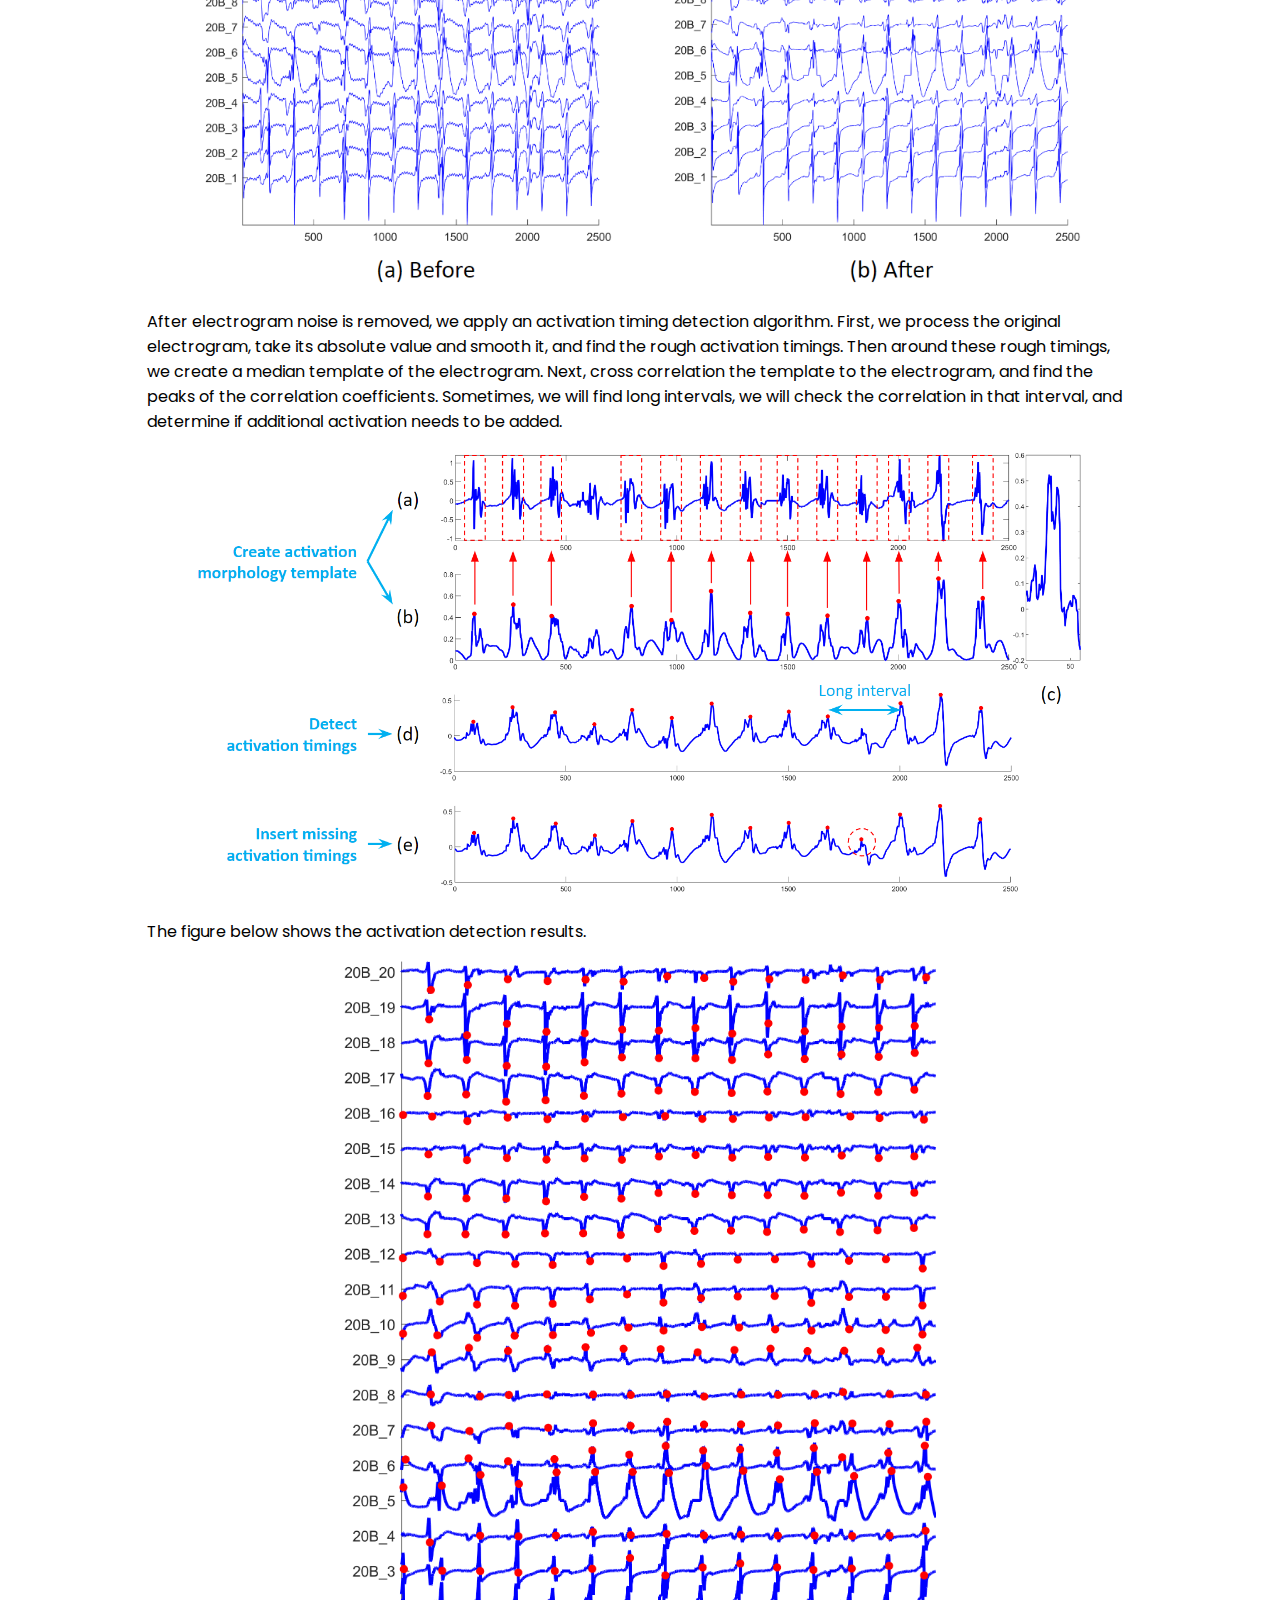
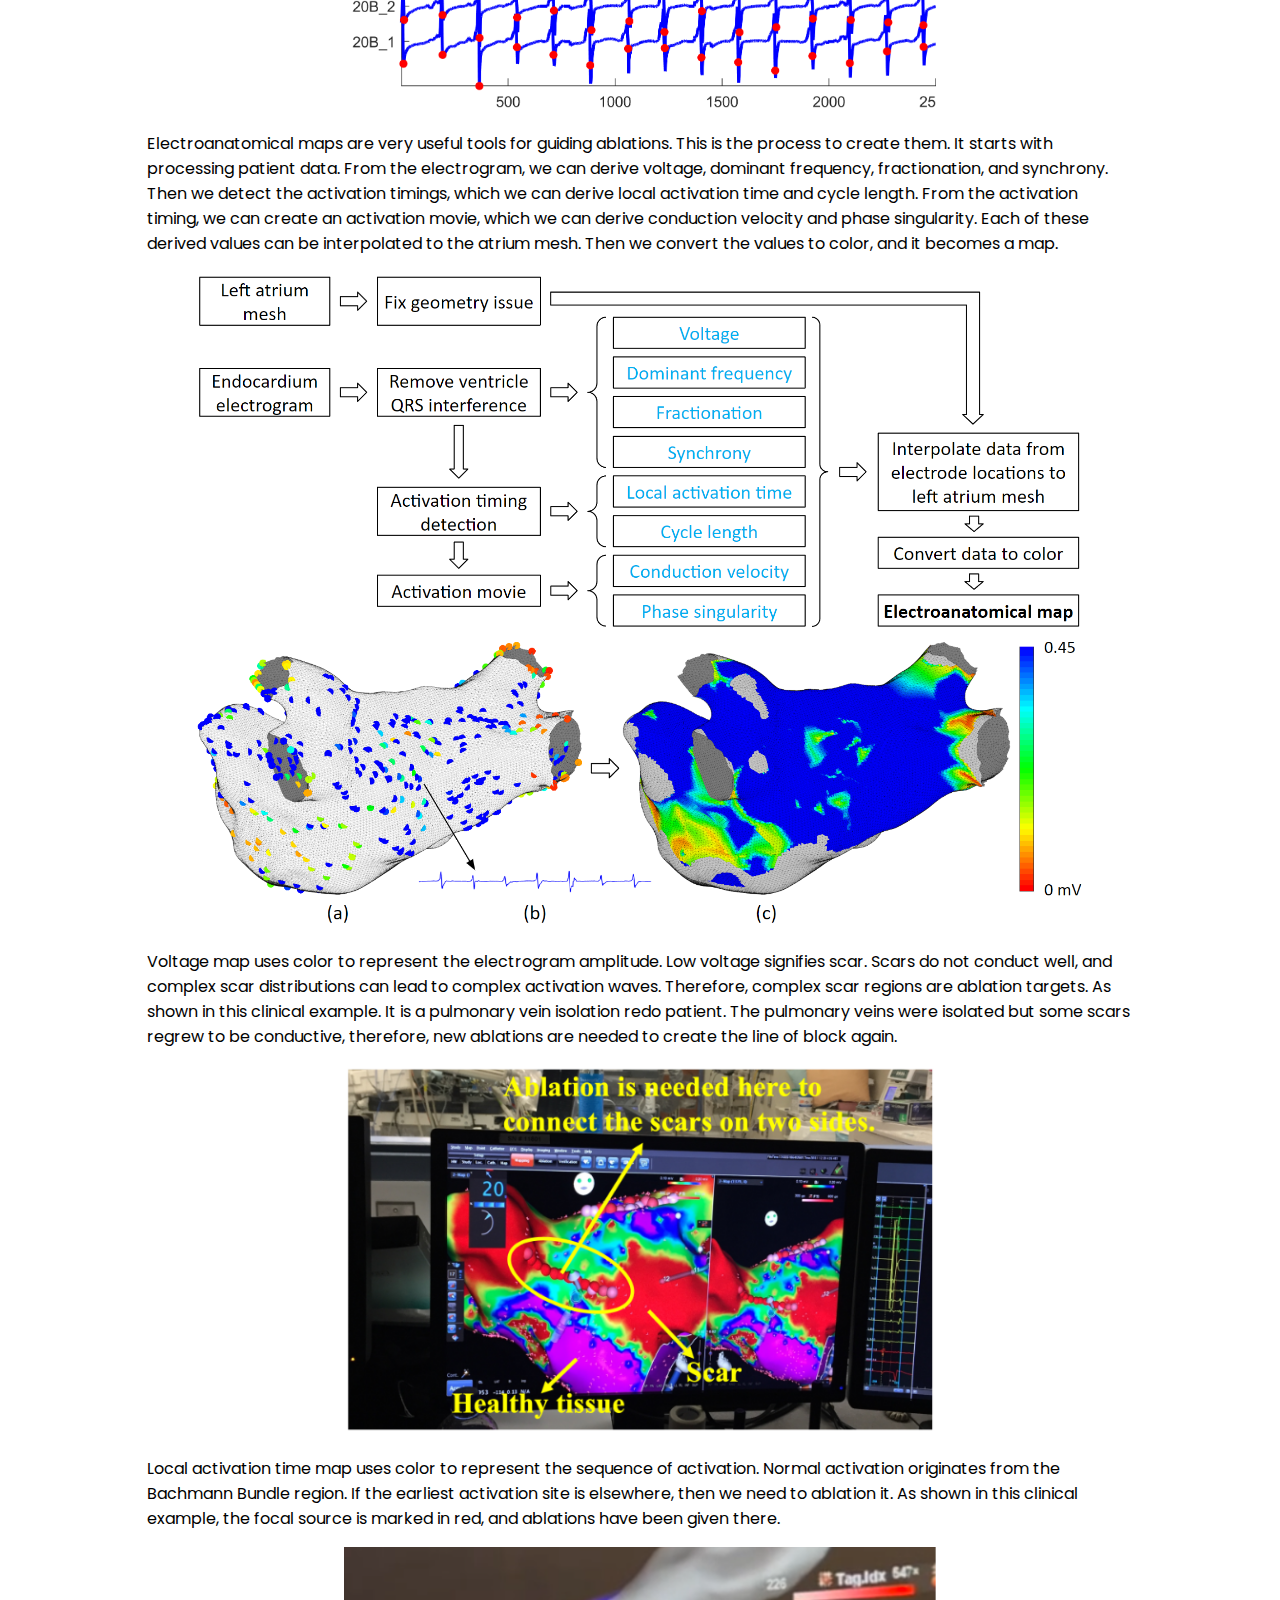
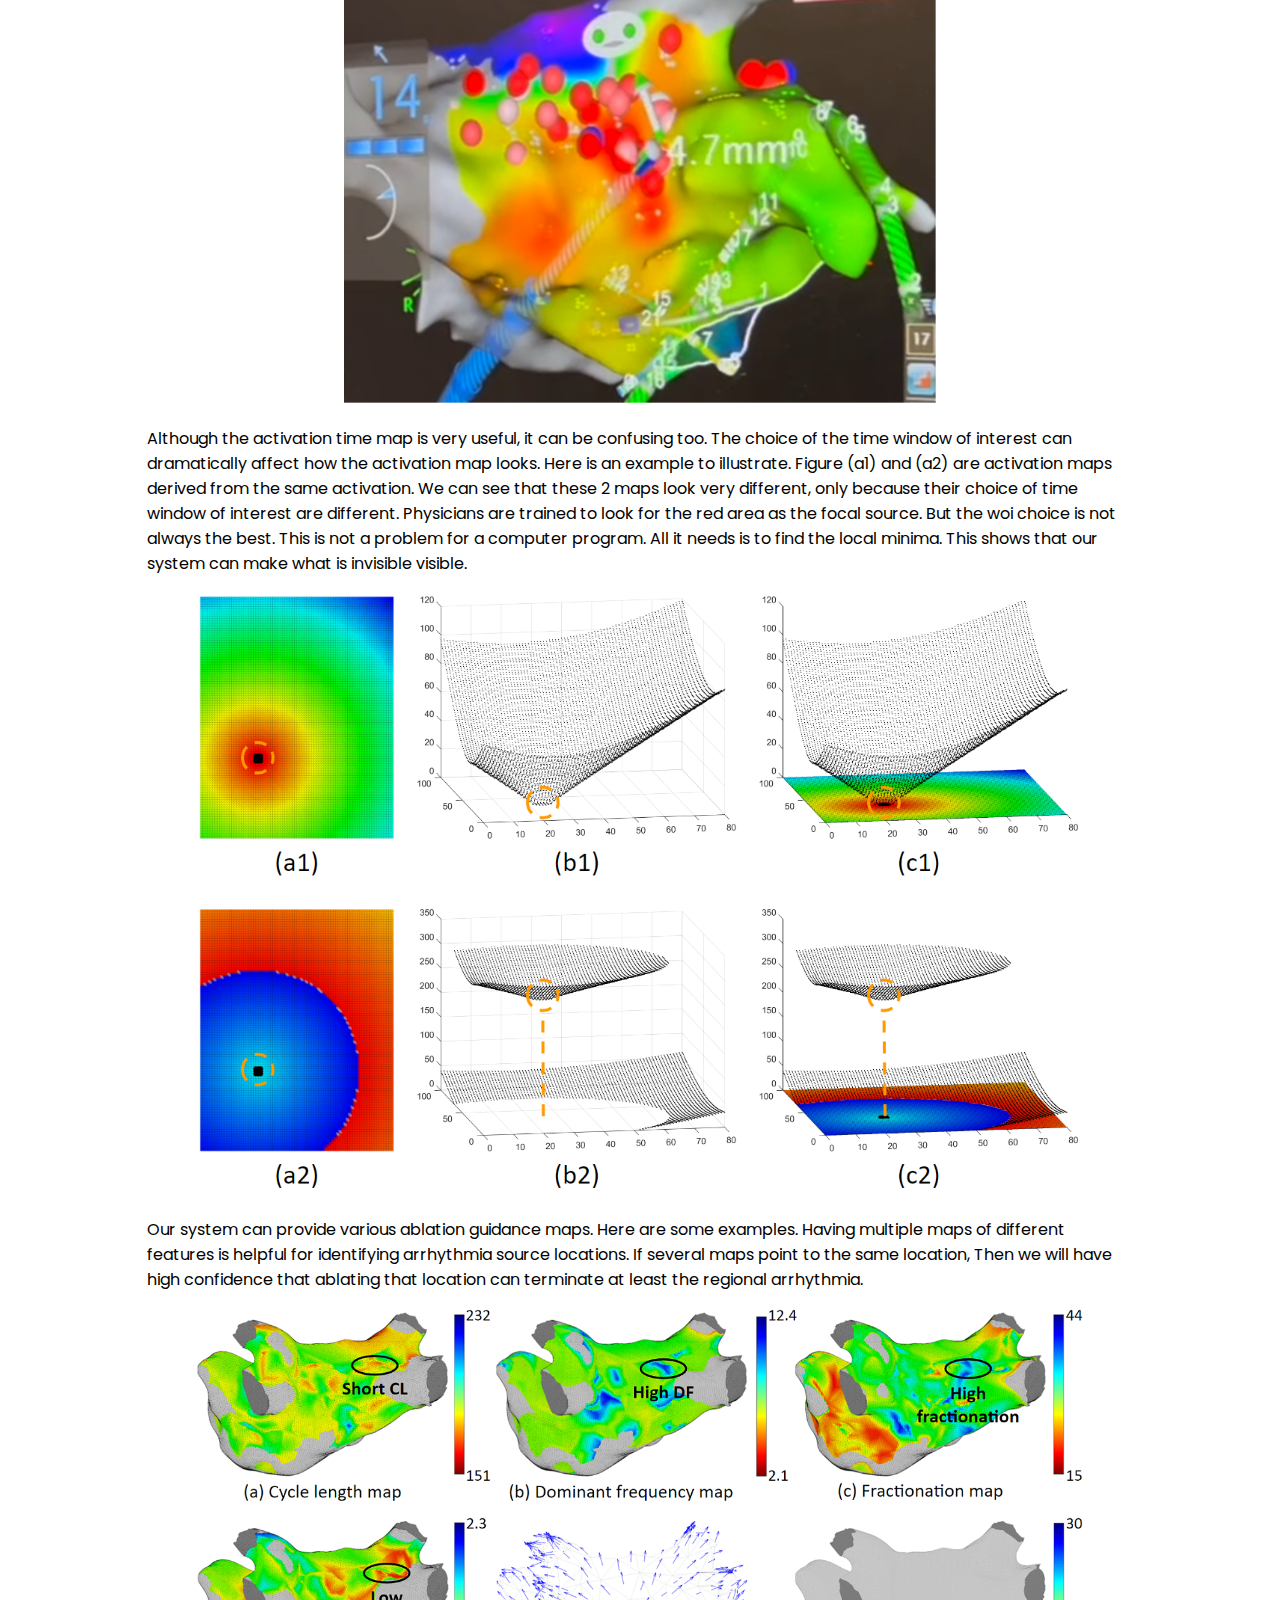
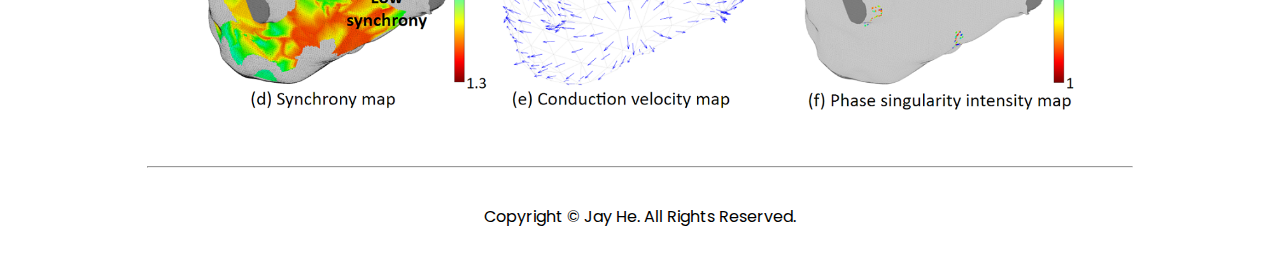
<file: clinical_processing_arrhythmia_detection.html>
<!DOCTYPE html>
<html lang="en">
<link rel="stylesheet" href="components/style.css"/>
<link rel="stylesheet" href="https://cdnjs.cloudflare.com/ajax/libs/font-awesome/4.7.0/css/font-awesome.min.css">
<script src="components/header.js" type="text/javascript"></script>
<script src="components/navigation.js" type="text/javascript"></script>
<script src="components/footer.js" type="text/javascript"></script>
<link rel="icon" type="image/x-icon" href="./assets/icon.png">

<header-component></header-component>

<body>
<navigation-component></navigation-component>

<table>
    <tr>
        <td width="1000">
          <hr>
          <br />
          <h3 style="text-align: center; font-weight:normal;">Algorithm Development: Clinical Data Processing and Arrhythmia Source Detection</h3>
        </td>
      </tr>

    <tr>
        <td>
            <p>These are examples of clinical data files. These files include 3D triangular mesh, catheter locations, electrograms, and others. Clinical data are exported from the mapping system. Atrium mesh and electrograms need further processing.</p>

            <div style="text-align: center;">
                <img src="assets/clinical_data_processing/clinical_data.PNG" style="width: 90%;">
            </div>
            
            <p>This is how atrium geometry is created. As the catheter sweeps through the inside of the left atrium, the atrium geometry is created little by little.</p>
            
            <div style="text-align: center;">
                <img src="assets/clinical_data_processing/create_mesh.PNG" style="width: 90%;">
            </div>
            
            <p>This 3D triangular mesh often has defects: For example, deep concave holes, intersecting triangular faces, non-referenced vertices and more. We developed an automated program to process it. The refined 3D mesh will not contain any defect, and the size of the triangles will be uniform.</p>
            
            <div style="text-align: center;">
                <img src="assets/clinical_data_processing/refine_geometry.PNG" style="width: 90%;">
            </div>
            
            <p>We need to cut the pulmonary veins and the mitral valve. We developed a user interface for that. Here we have selected one pulmonary vein, which is marked blue, then we can remove it from the mesh.</p>
            
            <div style="text-align: center;">
                <img src="assets/clinical_data_processing/cut_holes.PNG" style="width: 90%;">
            </div>
            
            <p>This is the algorithm for selecting a region of tissue. First, some boundary vertices and a center vertex are selected. Then, the boundary vertices are linked to form the boundary line. Then, starting from the center point, it grows outwards until it hits the boundary. So that the vertices inside the boundary are selected. We can remove the selected vertices, that will be deleting them. Or, we can fill in new triangles to flatten that region. These figures in the bottom row show the process of filling in new triangles. By doing so, we can remove spiky or deep concave regions.</p>
            
            <div style="text-align: center;">
                <img src="assets/clinical_data_processing/select_region.PNG" style="width: 90%;">
                <img src="assets/clinical_data_processing/fill_hole.PNG" style="width: 90%;">
            </div>
            
            <p>We often have atrial electrograms with ventricle QRS interference. We developed a QRS removal algorithm. First, the median signal is subtracted from each electrogram. Then, the QRS timing is found on the 12 surface electrograms, and the timing is refined using coronary sinus electrograms. Lastly, around the QRS timing, QRS templates of the mapping catheter electrograms are created and subtracted.</p>
            
            <div style="text-align: center;">
                <img src="assets/clinical_data_processing/QRS_removal_algorithm.PNG" style="width: 60%;">
            </div>
            
            <p>These are examples of before and after QRS removal. We can see that in figure (b), the ventricle activations are removed, and all the atrium activations preserved.</p>
            
            <div style="text-align: center;">
                <img src="assets/clinical_data_processing/recording_2_QRS_subtration.PNG" style="width: 90%;">
            </div>
            
            <p>After electrogram noise is removed, we apply an activation timing detection algorithm. First, we process the original electrogram, take its absolute value and smooth it, and find the rough activation timings. Then around these rough timings, we create a median template of the electrogram. Next, cross correlation the template to the electrogram, and find the peaks of the correlation coefficients. Sometimes, we will find long intervals, we will check the correlation in that interval, and determine if additional activation needs to be added.</p>
            
            <div style="text-align: center;">
                <img src="assets/clinical_data_processing/activation_detection.PNG" style="width: 90%;">
            </div>
            
            <p>The figure below shows the activation detection results.</p>
            
            <div style="text-align: center;">
                <img src="assets/clinical_data_processing/2_activation_timing.PNG" style="width: 60%;">
            </div>
            
            <p>Electroanatomical maps are very useful tools for guiding ablations. This is the process to create them. It starts with processing patient data. From the electrogram, we can derive voltage, dominant frequency, fractionation, and synchrony. Then we detect the activation timings, which we can derive local activation time and cycle length. From the activation timing, we can create an activation movie, which we can derive conduction velocity and phase singularity. Each of these derived values can be interpolated to the atrium mesh. Then we convert the values to color, and it becomes a map.</p>
            
            <div style="text-align: center;">
                <img src="assets/clinical_data_processing/create_map.PNG" style="width: 90%;">
                <img src="assets/clinical_data_processing/voltage_map.PNG" style="width: 90%;">
            </div>
            
            <p>Voltage map uses color to represent the electrogram amplitude. Low voltage signifies scar. Scars do not conduct well, and complex scar distributions can lead to complex activation waves. Therefore, complex scar regions are ablation targets. As shown in this clinical example. It is a pulmonary vein isolation redo patient. The pulmonary veins were isolated but some scars regrew to be conductive, therefore, new ablations are needed to create the line of block again.</p>
            
            <div style="text-align: center;">
                <img src="assets/clinical_data_processing/voltage_map_ablation.PNG" style="width: 60%;">
            </div>
            
            <p>Local activation time map uses color to represent the sequence of activation. Normal activation originates from the Bachmann Bundle region. If the earliest activation site is elsewhere, then we need to ablation it. As shown in this clinical example, the focal source is marked in red, and ablations have been given there.</p>
            
            <div style="text-align: center;">
                <img src="assets/clinical_data_processing/clinical_lat_map.PNG" style="width: 60%;">
            </div>
            
            <p>Although the activation time map is very useful, it can be confusing too. The choice of the time window of interest can dramatically affect how the activation map looks. Here is an example to illustrate. Figure (a1) and (a2) are activation maps derived from the same activation. We can see that these 2 maps look very different, only because their choice of time window of interest are different. Physicians are trained to look for the red area as the focal source. But the woi choice is not always the best. This is not a problem for a computer program. All it needs is to find the local minima. This shows that our system can make what is invisible visible.</p>
            
            <div style="text-align: center;">
                <img src="assets/clinical_data_processing/focal_source_detection.PNG" style="width: 90%;">
            </div>
            
            <p>Our system can provide various ablation guidance maps. Here are some examples. Having multiple maps of different features is helpful for identifying arrhythmia source locations. If several maps point to the same location, Then we will have high confidence that ablating that location can terminate at least the regional arrhythmia.</p>
            
            <div style="text-align: center;">
                <img src="assets/clinical_data_processing/useful_maps.PNG" style="width: 90%;">
            </div>
        </td>
    </tr>
</table>

<footer-component></footer-component>
</body>
</html>
</file>
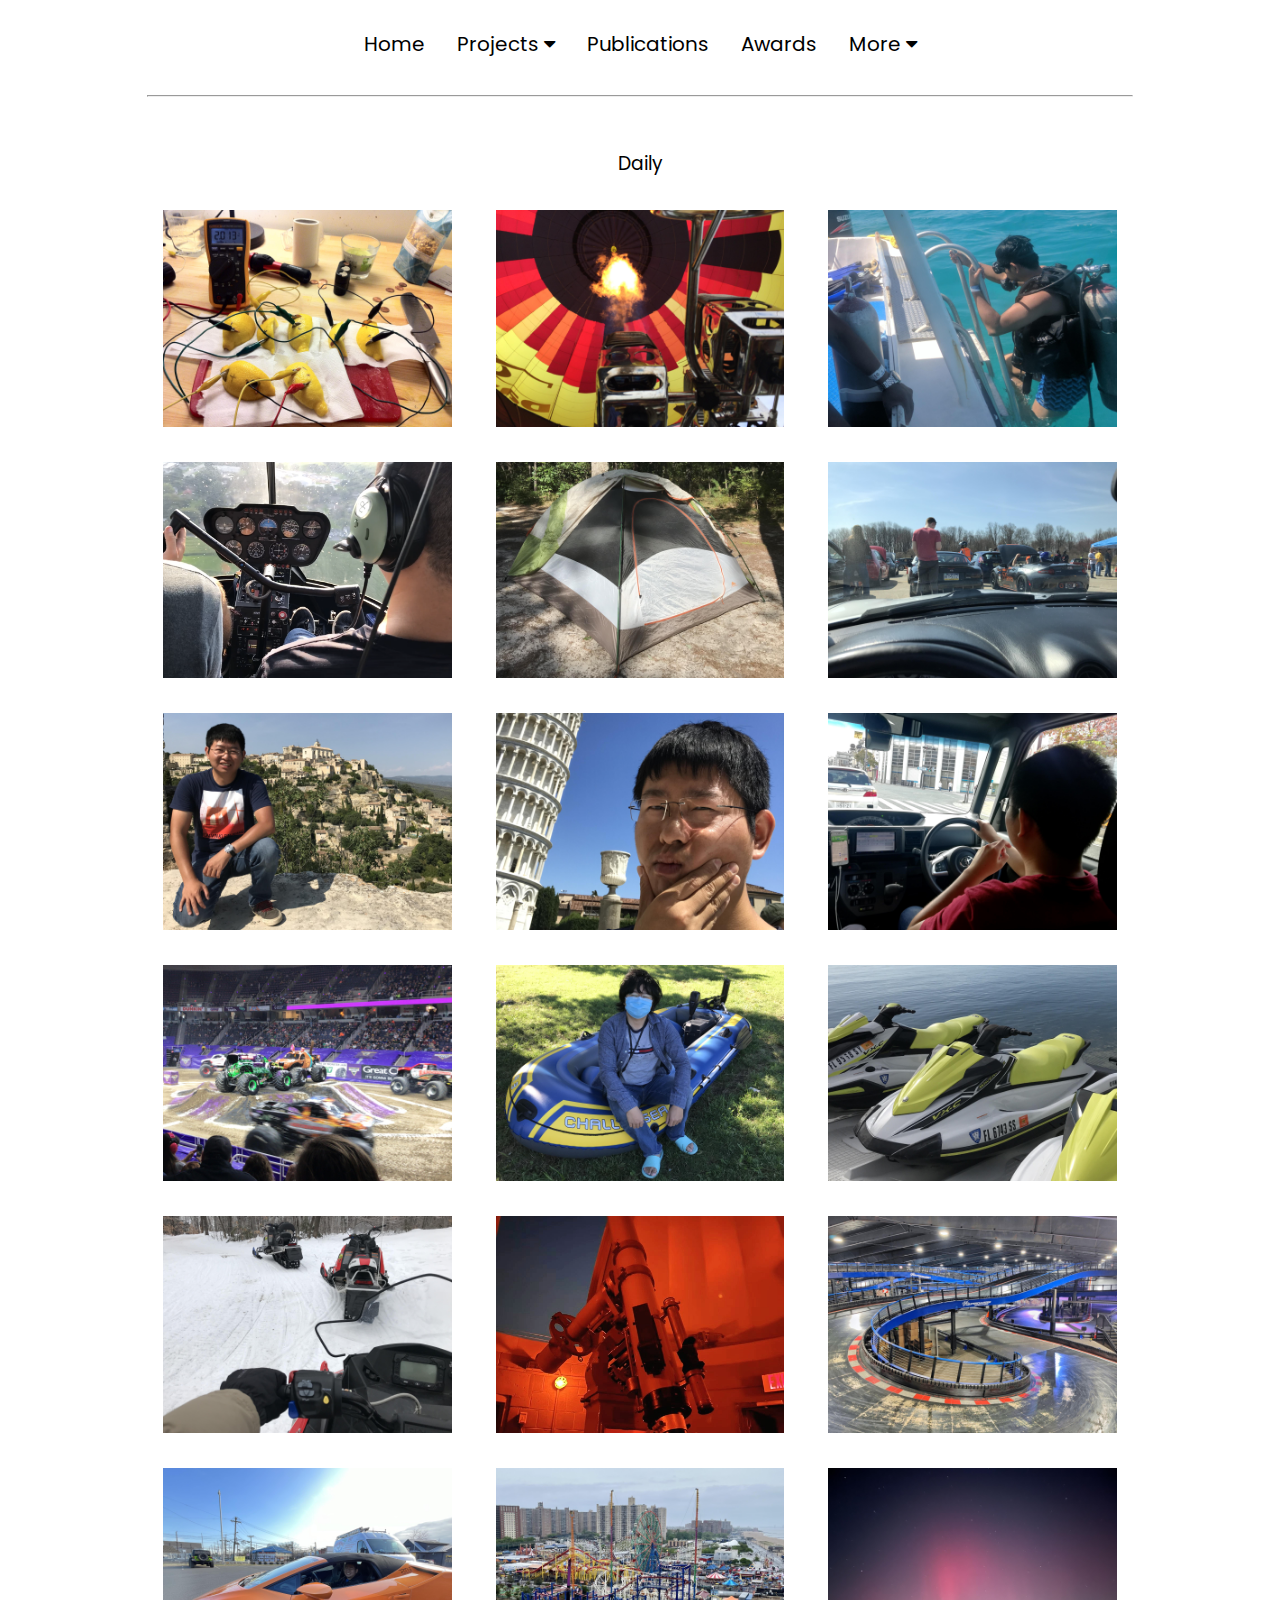
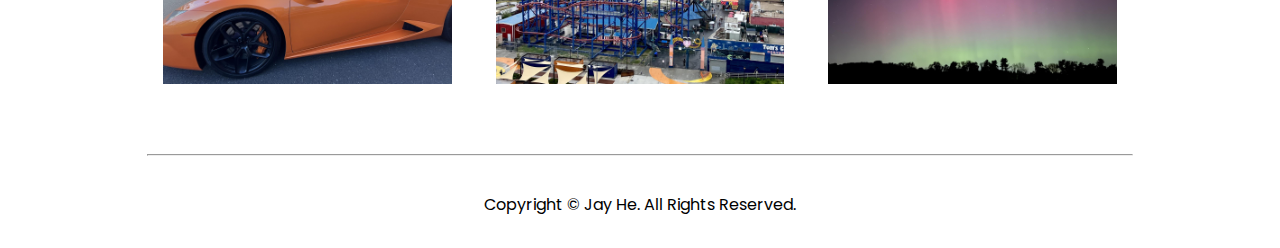
<file: daily.html>
<!DOCTYPE html>
<html lang="en">
<link rel="stylesheet" href="components/style.css"/>
<link rel="stylesheet" href="https://cdnjs.cloudflare.com/ajax/libs/font-awesome/4.7.0/css/font-awesome.min.css">
<script src="components/header.js" type="text/javascript"></script>
<script src="components/navigation.js" type="text/javascript"></script>
<script src="components/footer.js" type="text/javascript"></script>
<link rel="icon" type="image/x-icon" href="./assets/icon.png">

<header-component></header-component>

<body>
<navigation-component></navigation-component>

<table>
    <tr>
        <td width="1000">
          <hr>
          <br />
          <h3 style="text-align: center; font-weight:normal;">Daily</h3>
        </td>
    </tr>
</table>

<table>
    <tr>
        <td>
            <div style="text-align: center;">
                <img src="assets/daily/20121114 233702.JPG" style="width: 90%;">
            </div>
            <p></p> 
        </td>
        <td>
            <div style="text-align: center;">
                <img src="assets/daily/20150827 17.43.53.jpg" style="width: 90%;">
            </div>
            <p></p> 
        </td>
        <td>
            <div style="text-align: center;">
                <img src="assets/daily/20170812 14.57.25.jpg" style="width: 90%;">
            </div>
            <p></p> 
        </td>
    </tr>

    <tr>
        <td>
            <div style="text-align: center;">
                <img src="assets/daily/20180805 00.00.56.png" style="width: 90%;">
            </div>
            <p></p> 
        </td>
        <td>
            <div style="text-align: center;">
                <img src="assets/daily/20180915 15.36.51.jpg" style="width: 90%;">
            </div>
            <p></p> 
        </td>
        <td>
            <div style="text-align: center;">
                <img src="assets/daily/20190407 10.55.38.jpg" style="width: 90%;">
            </div>
            <p></p> 
        </td>
    </tr>

    <tr>
        <td>
            <div style="text-align: center;">
                <img src="assets/daily/20190721 16.55.02.jpg" style="width: 90%;">
            </div>
            <p></p> 
        </td>
        <td>
            <div style="text-align: center;">
                <img src="assets/daily/20190803 14.48.11.jpg" style="width: 90%;">
            </div>
            <p></p> 
        </td>
        <td>
            <div style="text-align: center;">
                <img src="assets/daily/20191015 135018.jpg" style="width: 90%;">
            </div>
            <p></p> 
        </td>
    </tr>

    <tr>
        <td>
            <div style="text-align: center;">
                <img src="assets/daily/20200111 12.59.34.jpg" style="width: 90%;">
            </div>
            <p></p> 
        </td>
        <td>
            <div style="text-align: center;">
                <img src="assets/daily/20200830 09.45.33.jpg" style="width: 90%;">
            </div>
            <p></p> 
        </td>
        <td>
            <div style="text-align: center;">
                <img src="assets/daily/20211206 14.51.15.jpg" style="width: 90%;">
            </div>
            <p></p> 
        </td>
    </tr>

    <tr>
        <td>
            <div style="text-align: center;">
                <img src="assets/daily/20211229 12.41.34.jpg" style="width: 90%;">
            </div>
            <p></p> 
        </td>
        <td>
            <div style="text-align: center;">
                <img src="assets/daily/20230731 095756.jpg" style="width: 90%;">
            </div>
            <p></p> 
        </td>
        <td>
            <div style="text-align: center;">
                <img src="assets/daily/20231116 150818.jpeg" style="width: 90%;">
            </div>
            <p></p> 
        </td>
    </tr>

    <tr>
        <td>
            <div style="text-align: center;">
                <img src="assets/daily/20231222 12.57.30.jpg" style="width: 90%;">
            </div>
            <p></p> 
        </td>
        <td>
            <div style="text-align: center;">
                <img src="assets/daily/20240518 16.07.35.jpg" style="width: 90%;">
            </div>
            <p></p> 
        </td>
        <td>
            <div style="text-align: center;">
                <img src="assets/daily/20241011 00.25.27.jpg" style="width: 90%;">
            </div>
            <p></p> 
        </td>
    </tr>
</table>

<footer-component></footer-component>
</body>
</html>
</file>
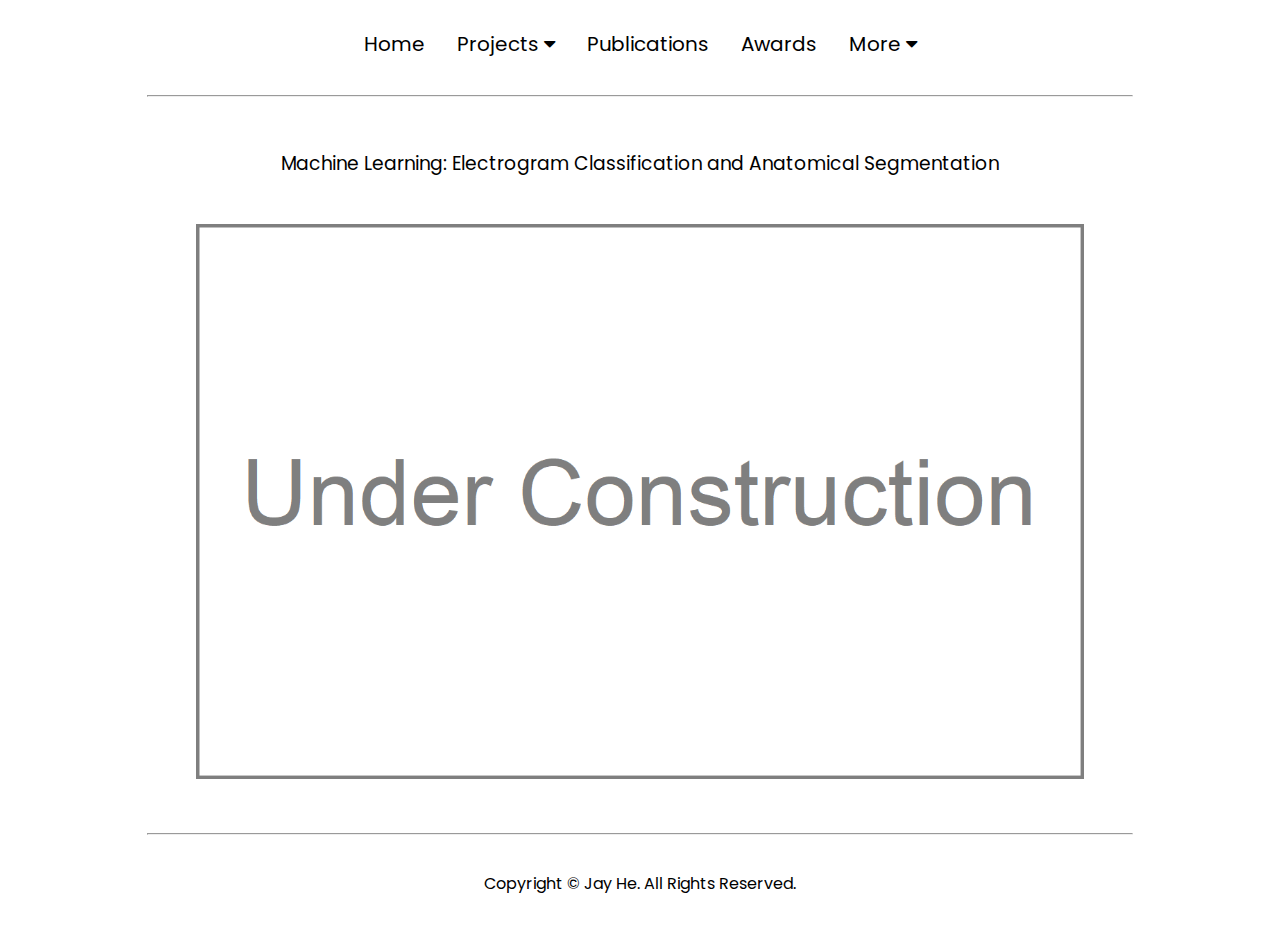
<file: egm_classification_anatomic_segment.html>
<!DOCTYPE html>
<html lang="en">
<link rel="stylesheet" href="components/style.css"/>
<link rel="stylesheet" href="https://cdnjs.cloudflare.com/ajax/libs/font-awesome/4.7.0/css/font-awesome.min.css">
<script src="components/header.js" type="text/javascript"></script>
<script src="components/navigation.js" type="text/javascript"></script>
<script src="components/footer.js" type="text/javascript"></script>
<link rel="icon" type="image/x-icon" href="./assets/UPenn_icon.png">

<header-component></header-component>

<body>
<navigation-component></navigation-component>

<table>
    <tr>
        <td width="1000">
          <hr>
          <br />
          <h3 style="text-align: center; font-weight:normal;">Machine Learning: Electrogram Classification and Anatomical Segmentation</h3>
        </td>
      </tr>

    <tr>
        <td>
            <p></p> 
            
            <div style="text-align: center;">
                <img src="assets/image_place_holder.png" style="width: 90%;">
            </div>

        </td>
    </tr>
</table>

<footer-component></footer-component>
</body>
</html>
</file>
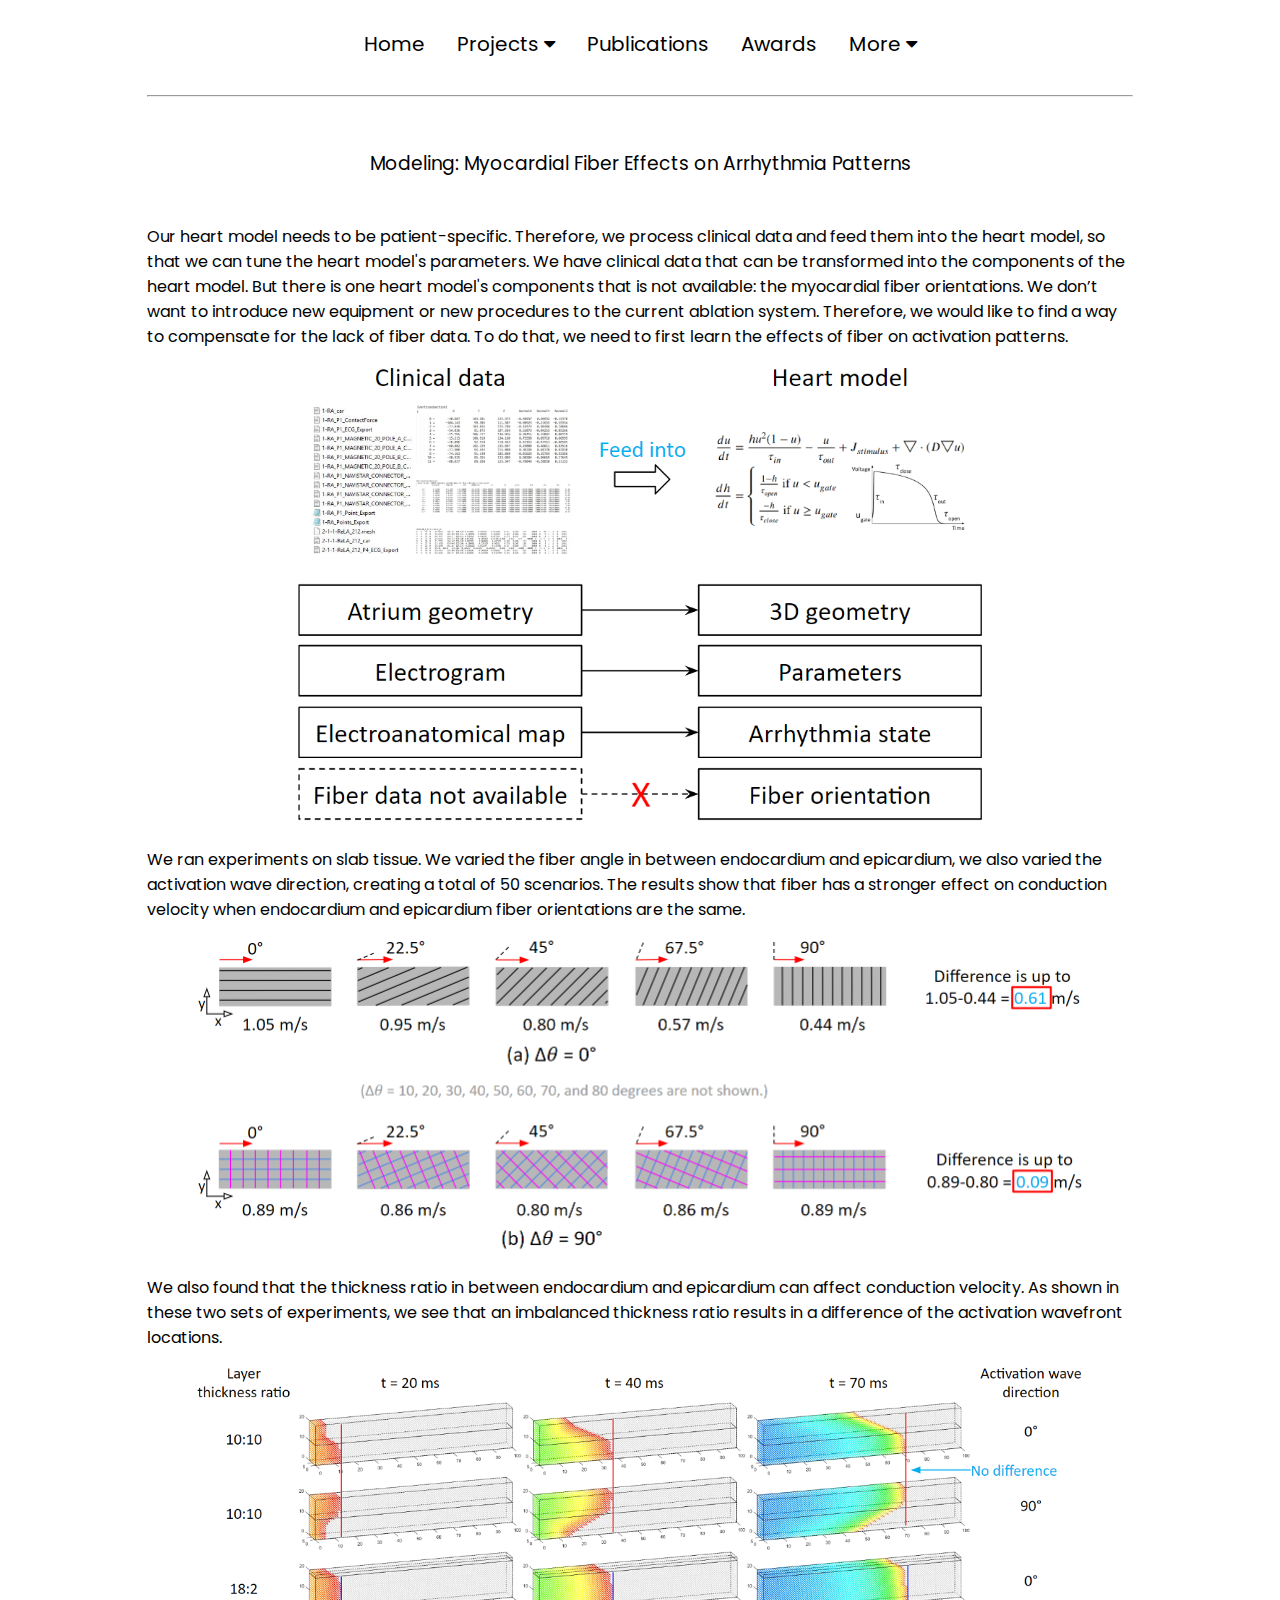
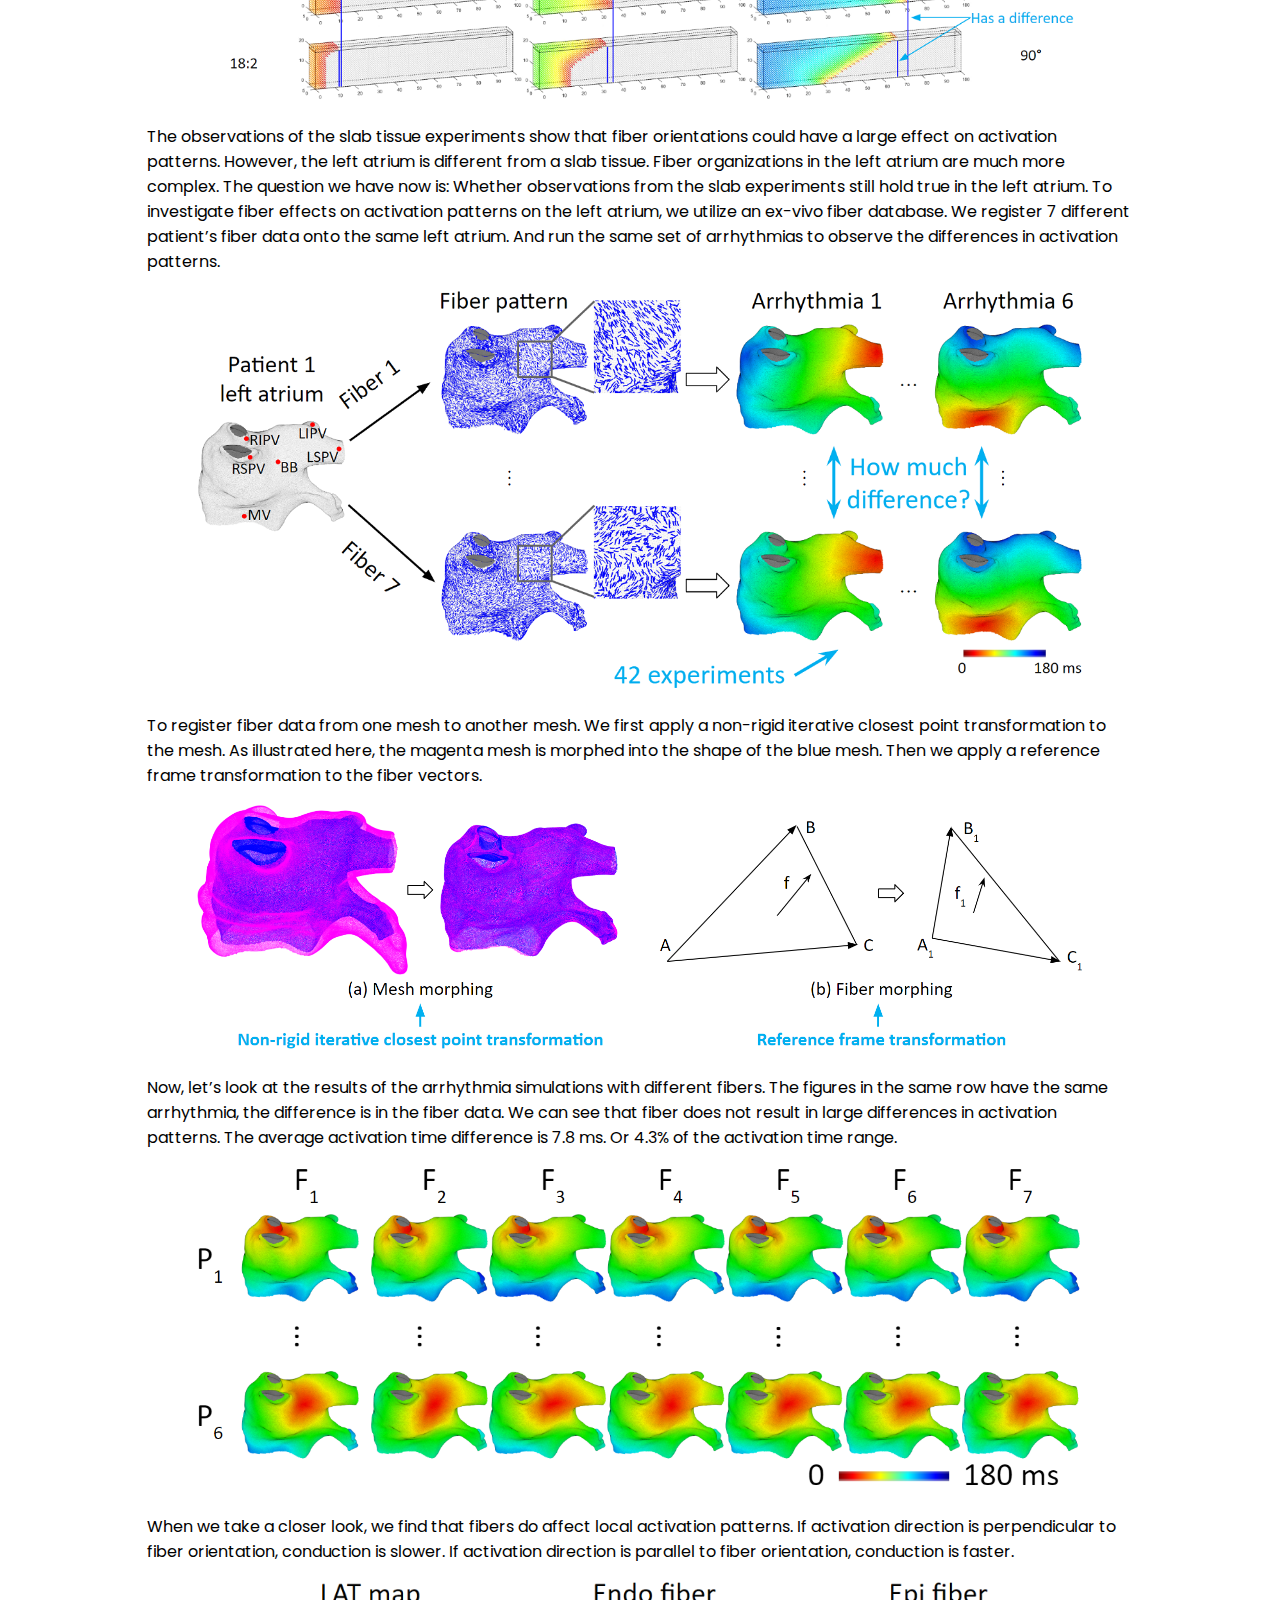
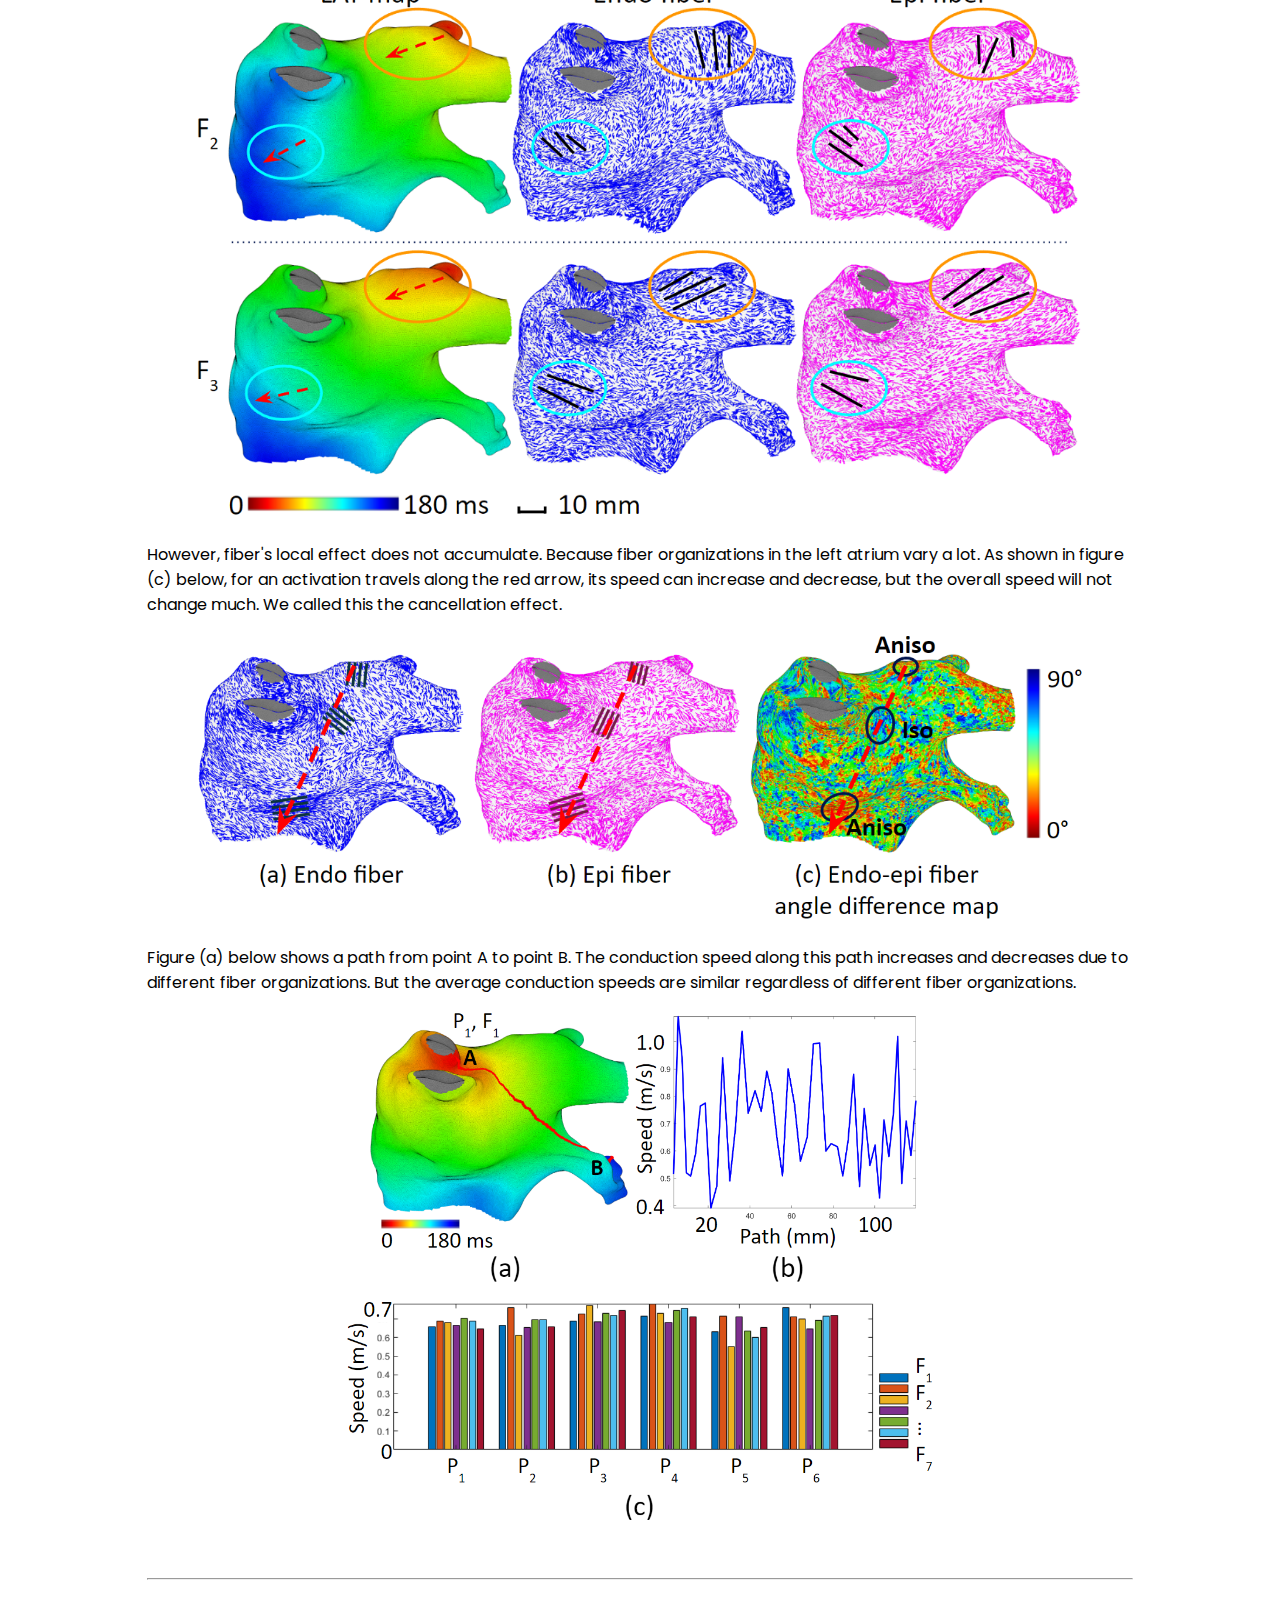
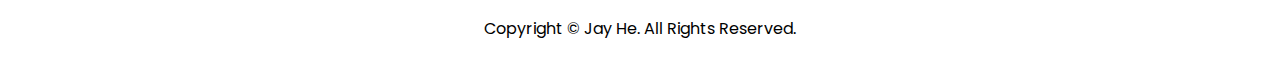
<file: fiber_effect.html>
<!DOCTYPE html>
<html lang="en">
<link rel="stylesheet" href="components/style.css"/>
<link rel="stylesheet" href="https://cdnjs.cloudflare.com/ajax/libs/font-awesome/4.7.0/css/font-awesome.min.css">
<script src="components/header.js" type="text/javascript"></script>
<script src="components/navigation.js" type="text/javascript"></script>
<script src="components/footer.js" type="text/javascript"></script>
<link rel="icon" type="image/x-icon" href="./assets/icon.png">

<header-component></header-component>

<body>
<navigation-component></navigation-component>

<table>
    <tr>
        <td width="1000">
          <hr>
          <br />
          <h3 style="text-align: center; font-weight:normal;">Modeling: Myocardial Fiber Effects on Arrhythmia Patterns</h3>
        </td>
      </tr>

    <tr>
        <td>
            <p>Our heart model needs to be patient-specific. Therefore, we process clinical data and feed them into the heart model, so that we can tune the heart model's parameters. We have clinical data that can be transformed into the components of the heart model. But there is one heart model's components that is not available: the myocardial fiber orientations. We don’t want to introduce new equipment or new procedures to the current ablation system. Therefore, we would like to find a way to compensate for the lack of fiber data. To do that, we need to first learn the effects of fiber on activation patterns.</p>

            <div style="text-align: center;">
                <img src="assets/fiber_effect/fiber_not_available.PNG" style="width: 70%;">
            </div>
            
            <p>We ran experiments on slab tissue. We varied the fiber angle in between endocardium and epicardium, we also varied the activation wave direction, creating a total of 50 scenarios. The results show that fiber has a stronger effect on conduction velocity when endocardium and epicardium fiber orientations are the same.</p>
            
            <div style="text-align: center;">
                <img src="assets/fiber_effect/angle_difference_vs_cv.PNG" style="width: 90%;">
            </div>
            
            <p>We also found that the thickness ratio in between endocardium and epicardium can affect conduction velocity. As shown in these two sets of experiments, we see that an imbalanced thickness ratio results in a difference of the activation wavefront locations.</p>
            
            <div style="text-align: center;">
                <img src="assets/fiber_effect/thickness_ratio_vs_cv.PNG" style="width: 90%;">
            </div>
            
            <p>The observations of the slab tissue experiments show that fiber orientations could have a large effect on activation patterns. However, the left atrium is different from a slab tissue. Fiber organizations in the left atrium are much more complex. The question we have now is: Whether observations from the slab experiments still hold true in the left atrium. To investigate fiber effects on activation patterns on the left atrium, we utilize an ex-vivo fiber database. We register 7 different patient’s fiber data onto the same left atrium. And run the same set of arrhythmias to observe the differences in activation patterns.</p>
            
            <div style="text-align: center;">
                <img src="assets/fiber_effect/fiber_effect_experiments.PNG" style="width: 90%;">
            </div>
            
            <p>To register fiber data from one mesh to another mesh. We first apply a non-rigid iterative closest point transformation to the mesh. As illustrated here, the magenta mesh is morphed into the shape of the blue mesh. Then we apply a reference frame transformation to the fiber vectors.</p>
            
            <div style="text-align: center;">
                <img src="assets/fiber_effect/fiber_registration.PNG" style="width: 90%;">
            </div>
            
            <p>Now, let’s look at the results of the arrhythmia simulations with different fibers. The figures in the same row have the same arrhythmia, the difference is in the fiber data. We can see that fiber does not result in large differences in activation patterns. The average activation time difference is 7.8 ms. Or 4.3% of the activation time range.</p>
            
            <div style="text-align: center;">
                <img src="assets/fiber_effect/lat_maps_examples.PNG" style="width: 90%;">
            </div>
            
            <p>When we take a closer look, we find that fibers do affect local activation patterns. If activation direction is perpendicular to fiber orientation, conduction is slower. If activation direction is parallel to fiber orientation, conduction is faster.</p>
            
            <div style="text-align: center;">
                <img src="assets/fiber_effect/local_effect.PNG" style="width: 90%;">
            </div>
            
            <p>However, fiber's local effect does not accumulate. Because fiber organizations in the left atrium vary a lot. As shown in figure (c) below, for an activation travels along the red arrow, its speed can increase and decrease, but the overall speed will not change much. We called this the cancellation effect.</p>
            
            <div style="text-align: center;">
                <img src="assets/fiber_effect/cancellation_effect.PNG" style="width: 90%;">
            </div>
            
            <p>Figure (a) below shows a path from point A to point B. The conduction speed along this path increases and decreases due to different fiber organizations. But the average conduction speeds are similar regardless of different fiber organizations.</p>
            
            <div style="text-align: center;">
                <img src="assets/fiber_effect/cv.PNG" style="width: 60%;">
            </div>
        </td>
    </tr>
</table>

<footer-component></footer-component>
</body>
</html>
</file>
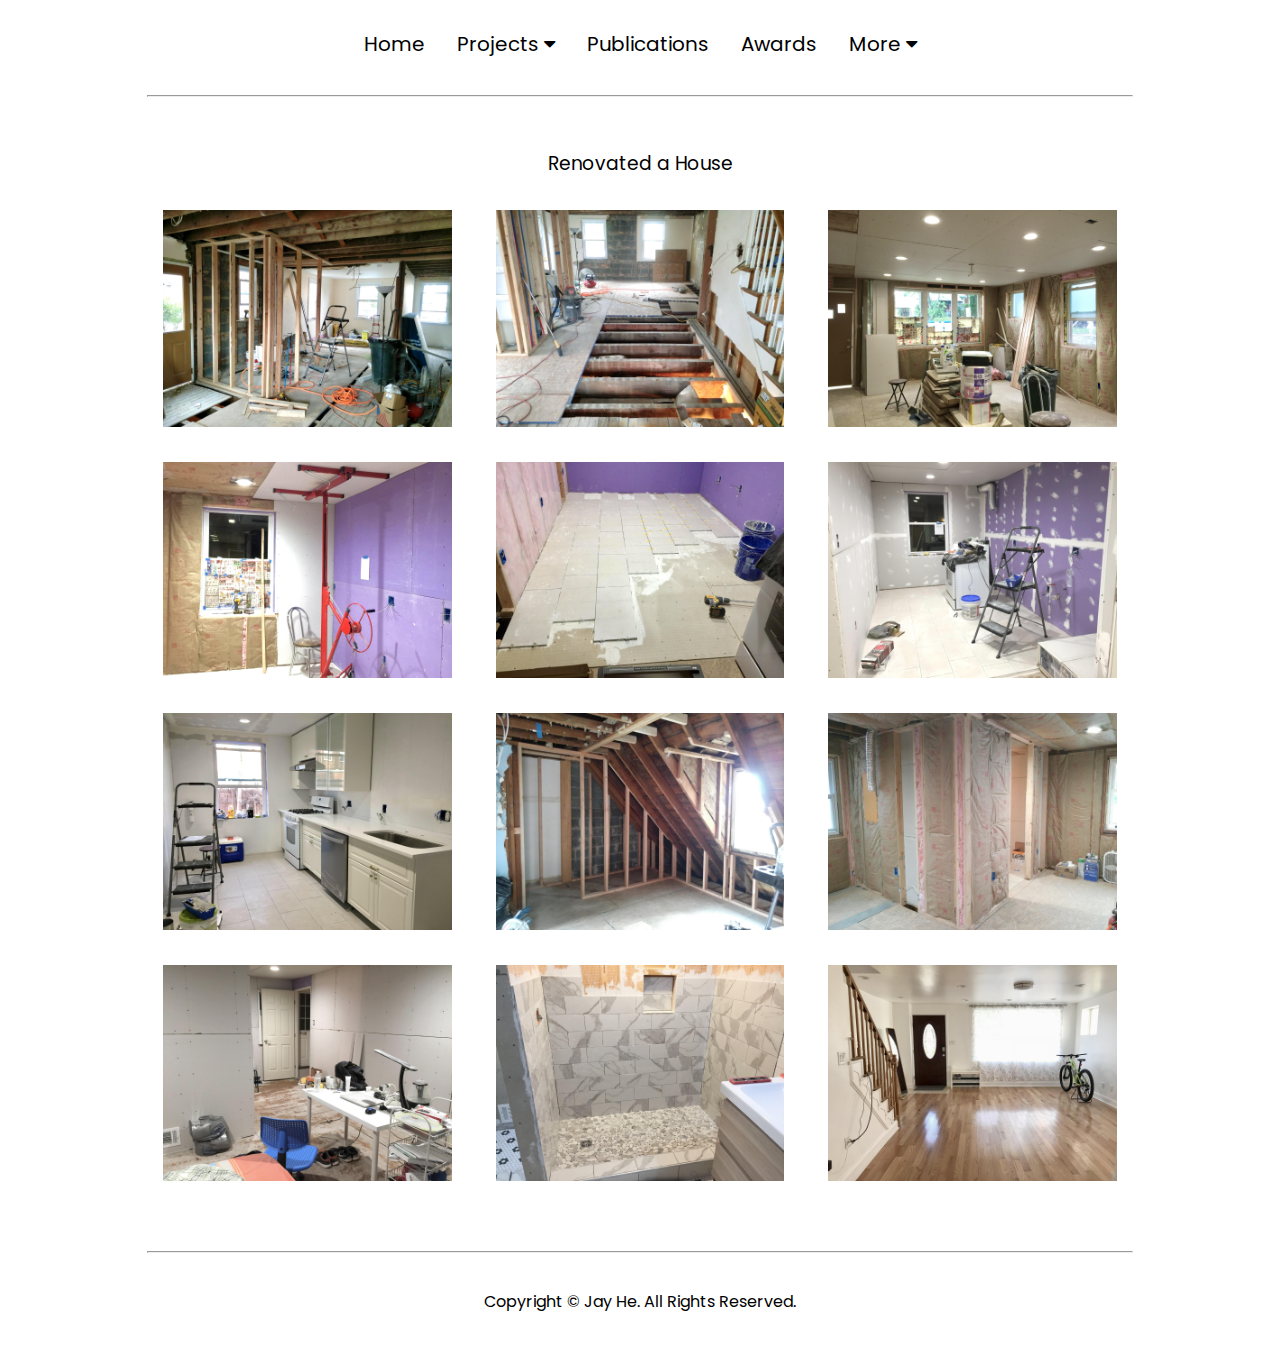
<file: house_renovation.html>
<!DOCTYPE html>
<html lang="en">
<link rel="stylesheet" href="components/style.css"/>
<link rel="stylesheet" href="https://cdnjs.cloudflare.com/ajax/libs/font-awesome/4.7.0/css/font-awesome.min.css">
<script src="components/header.js" type="text/javascript"></script>
<script src="components/navigation.js" type="text/javascript"></script>
<script src="components/footer.js" type="text/javascript"></script>
<link rel="icon" type="image/x-icon" href="./assets/icon.png">

<header-component></header-component>

<body>
<navigation-component></navigation-component>

<table>
    <tr>
        <td width="1000">
          <hr>
          <br />
          <h3 style="text-align: center; font-weight:normal;">Renovated a House</h3>
        </td>
    </tr>
</table>

<table>
    <tr>
        <td>
            <div style="text-align: center;">
                <img src="assets/house_renovation/2017-05-19 18.32.39.jpg" style="width: 90%;">
            </div>
            <p></p> 
        </td>
        <td>
            <div style="text-align: center;">
                <img src="assets/house_renovation/2017-05-30 16.00.57.jpg" style="width: 90%;">
            </div>
            <p></p> 
        </td>
        <td>
            <div style="text-align: center;">
                <img src="assets/house_renovation/2017-09-30 17.29.38.jpg" style="width: 90%;">
            </div>
            <p></p> 
        </td>
    </tr>

    <tr>
        <td>
            <div style="text-align: center;">
                <img src="assets/house_renovation/2017-09-27 19.29.00.jpg" style="width: 90%;">
            </div>
            <p></p> 
        </td>
        <td>
            <div style="text-align: center;">
                <img src="assets/house_renovation/2017-09-04 00.53.34.jpg" style="width: 90%;">
            </div>
            <p></p> 
        </td>
        <td>
            <div style="text-align: center;">
                <img src="assets/house_renovation/2017-10-29 21.42.51.jpg" style="width: 90%;">
            </div>
            <p></p> 
        </td>
    </tr>

    <tr>
        <td>
            <div style="text-align: center;">
                <img src="assets/house_renovation/2017-12-11 15.52.57.jpg" style="width: 90%;">
            </div>
            <p></p> 
        </td>
        <td>
            <div style="text-align: center;">
                <img src="assets/house_renovation/2017-06-18 09.51.42.jpg" style="width: 90%;">
            </div>
            <p></p> 
        </td>
        <td>
            <div style="text-align: center;">
                <img src="assets/house_renovation/2017-08-07 18.52.01.jpg" style="width: 90%;">
            </div>
            <p></p> 
        </td>
    </tr>

    <tr>
        <td>
            <div style="text-align: center;">
                <img src="assets/house_renovation/2017-10-29 21.44.43.jpg" style="width: 90%;">
            </div>
            <p></p> 
        </td>
        <td>
            <div style="text-align: center;">
                <img src="assets/house_renovation/2018-01-29 01.06.42.jpg" style="width: 90%;">
            </div>
            <p></p> 
        </td>
        <td>
            <div style="text-align: center;">
                <img src="assets/house_renovation/2018-11-07 10.39.57.jpg" style="width: 90%;">
            </div>
            <p></p> 
        </td>
    </tr>
</table>

<footer-component></footer-component>
</body>
</html>
</file>
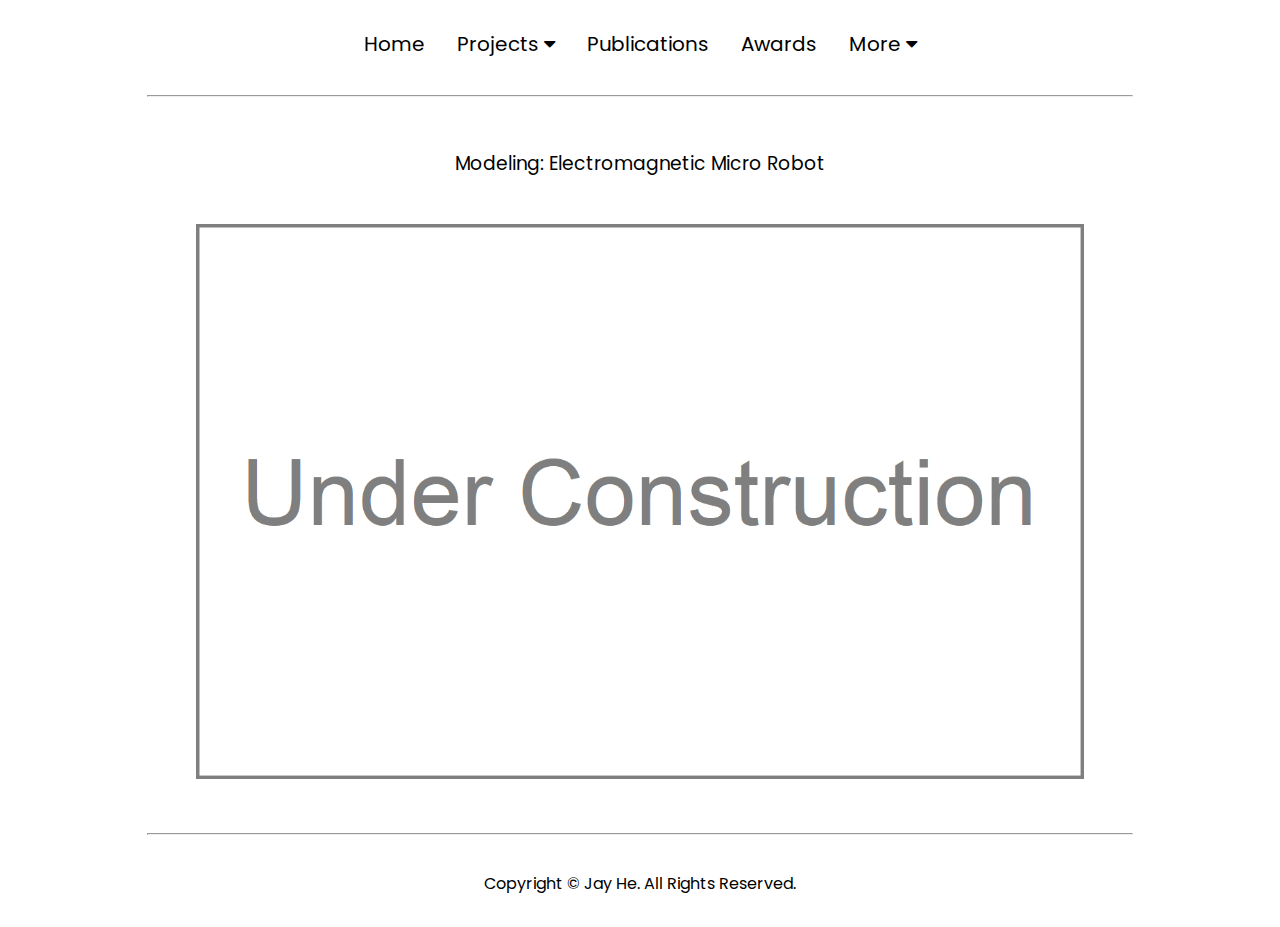
<file: micro_robot.html>
<!DOCTYPE html>
<html lang="en">
<link rel="stylesheet" href="components/style.css"/>
<link rel="stylesheet" href="https://cdnjs.cloudflare.com/ajax/libs/font-awesome/4.7.0/css/font-awesome.min.css">
<script src="components/header.js" type="text/javascript"></script>
<script src="components/navigation.js" type="text/javascript"></script>
<script src="components/footer.js" type="text/javascript"></script>
<link rel="icon" type="image/x-icon" href="./assets/UPenn_icon.png">

<header-component></header-component>

<body>
<navigation-component></navigation-component>

<table>
    <tr>
        <td width="1000">
          <hr>
          <br />
          <h3 style="text-align: center; font-weight:normal;">Modeling: Electromagnetic Micro Robot</h3>
        </td>
      </tr>

    <tr>
        <td>
            <p></p> 
            
            <div style="text-align: center;">
                <img src="assets/image_place_holder.png" style="width: 90%;">
            </div>

        </td>
    </tr>
</table>

<footer-component></footer-component>
</body>
</html>
</file>
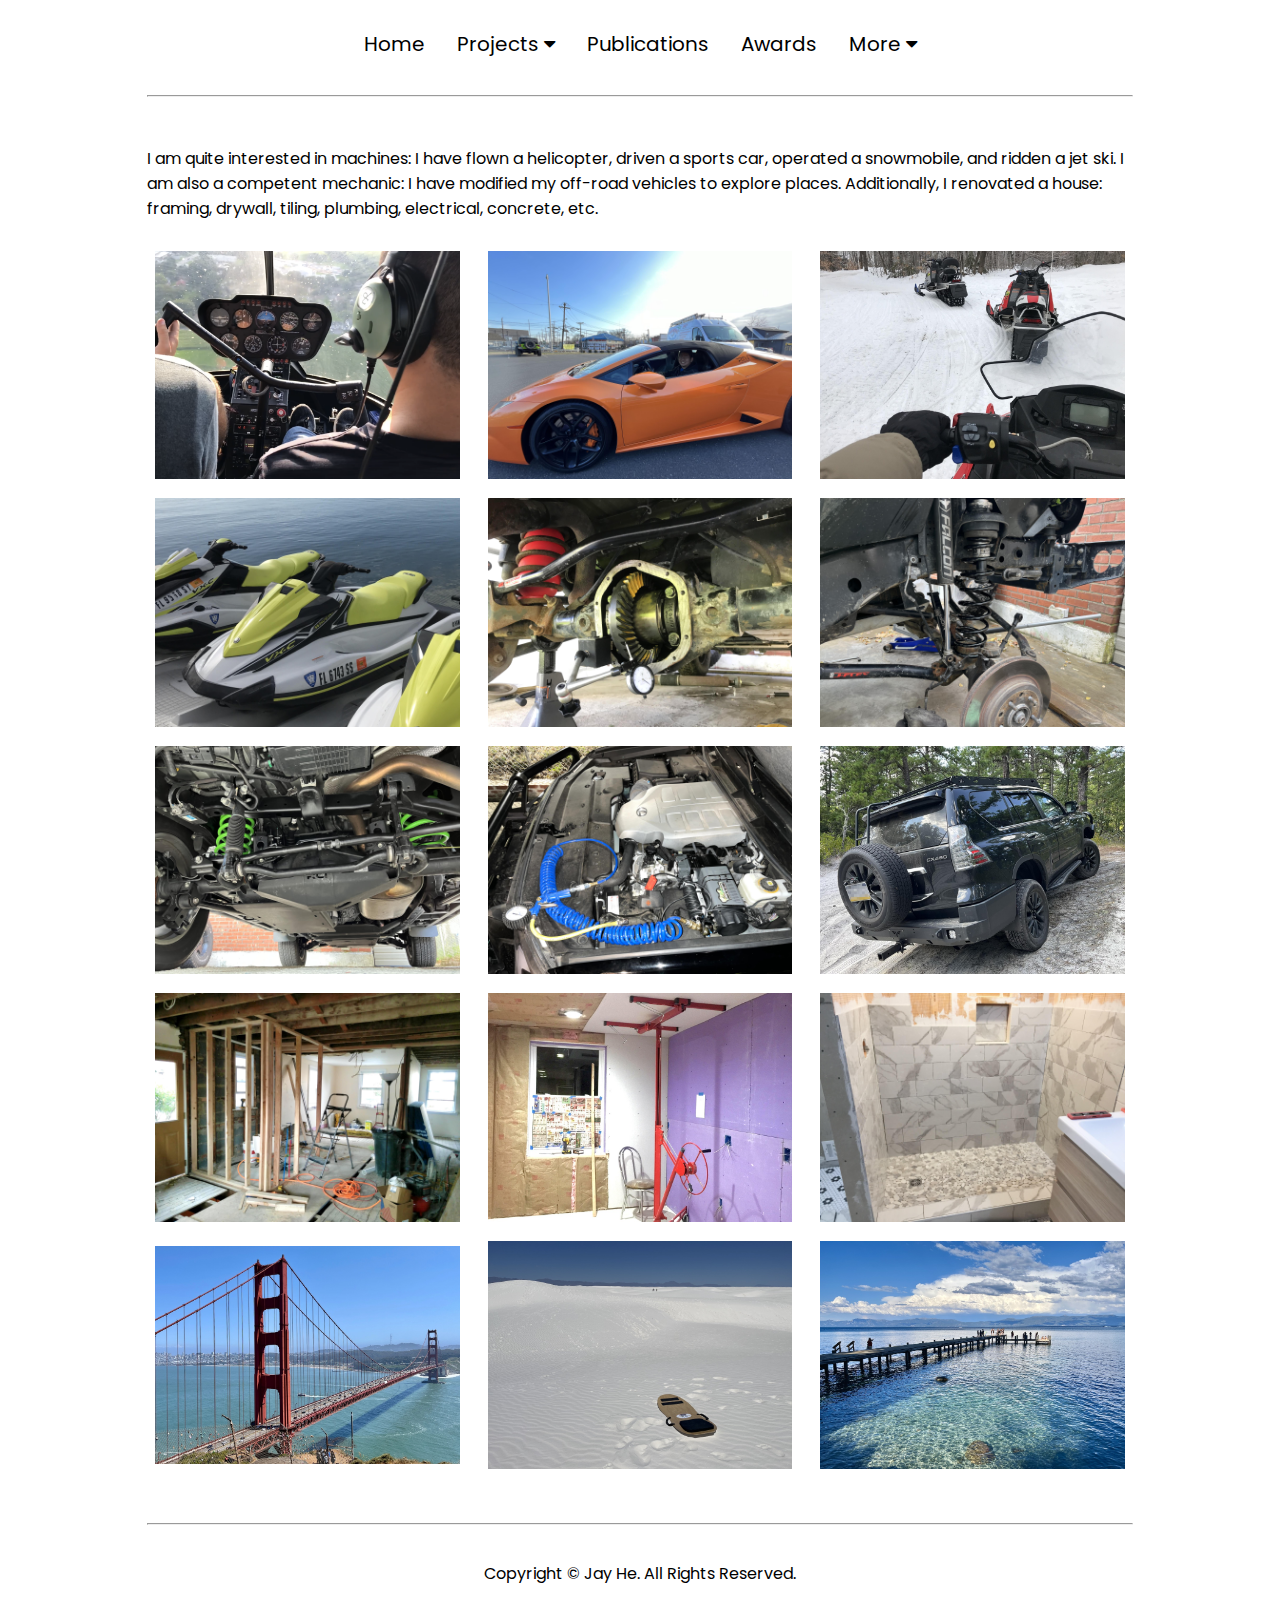
<file: more.html>
<!DOCTYPE html>
<html lang="en">
<link rel="stylesheet" href="components/style.css"/>
<link rel="stylesheet" href="https://cdnjs.cloudflare.com/ajax/libs/font-awesome/4.7.0/css/font-awesome.min.css">
<script src="components/header.js" type="text/javascript"></script>
<script src="components/navigation.js" type="text/javascript"></script>
<script src="components/footer.js" type="text/javascript"></script>
<link rel="icon" type="image/x-icon" href="./assets/misc/icon.png">

<header-component></header-component>

<body>
<navigation-component></navigation-component>

<table>
<tr>
  <td width="1000">
    <hr>
    <br />
    <p>I am quite interested in machines: I have flown a helicopter, driven a sports car, operated a snowmobile, and ridden a jet ski. I am also a competent mechanic: I have modified my off-road vehicles to explore places. Additionally, I renovated a house: framing, drywall, tiling, plumbing, electrical, concrete, etc.</p>
  </td>
</tr>

<table>
    <tr>
        <td>
            <div style="text-align: center;">
                <img src="assets/photo/20180805 00.00.56.png" style="width: 95%;">
            </div>
        </td>
        <td>
            <div style="text-align: center;">
                <img src="assets/photo/20231222 12.57.30.jpg" style="width: 95%;">
            </div>
        </td>
        <td>
            <div style="text-align: center;">
                <img src="assets/photo/20211229 12.41.34.jpg" style="width: 95%;">
            </div>
        </td>
    </tr>

    <tr>
        <td>
            <div style="text-align: center;">
                <img src="assets/photo/20211206 14.51.15.jpg" style="width: 95%;">
            </div>
        </td>
        <td>
            <div style="text-align: center;">
                <img src="assets/photo/20200503 15.40.11.jpg" style="width: 95%;">
            </div>
        </td>
        <td>
            <div style="text-align: center;">
                <img src="assets/photo/20221106 12.19.50.jpg" style="width: 95%;">
            </div>
        </td>
    </tr>

    <tr>
        <td>
            <div style="text-align: center;">
                <img src="assets/photo/20240819 07.30.41.jpg" style="width: 95%;">
            </div>
        </td>
        <td>
            <div style="text-align: center;">
                <img src="assets/photo/20241126 18.07.13.jpg" style="width: 95%;">
            </div>
        </td>
        <td>
            <div style="text-align: center;">
                <img src="assets/photo/20240821 15.21.17.jpg" style="width: 95%;">
            </div>
        </td>
    </tr>

    <tr>
        <td>
            <div style="text-align: center;">
                <img src="assets/photo/20170519 18.32.39.jpg" style="width: 95%;">
            </div>
        </td>
        <td>
            <div style="text-align: center;">
                <img src="assets/photo/20170927 19.29.00.jpg" style="width: 95%;">
            </div>
        </td>
        <td>
            <div style="text-align: center;">
                <img src="assets/photo/20180129 01.06.42.jpg" style="width: 95%;">
            </div>
        </td>
    </tr>

    <tr>
        <td>
            <div style="text-align: center;">
                <img src="assets/photo/20250504 14.44.43.jpg" style="width: 95%;">
            </div>
        </td>
        <td>
            <div style="text-align: center;">
                <img src="assets/photo/20250407 11.11.54.jpg" style="width: 95%;">
            </div>
        </td>
        <td>
            <div style="text-align: center;">
                <img src="assets/photo/20250727 17.43.11.jpg" style="width: 95%;">
            </div>
        </td>
    </tr>    
</table>

<footer-component></footer-component>
</body>
</html>
</file>
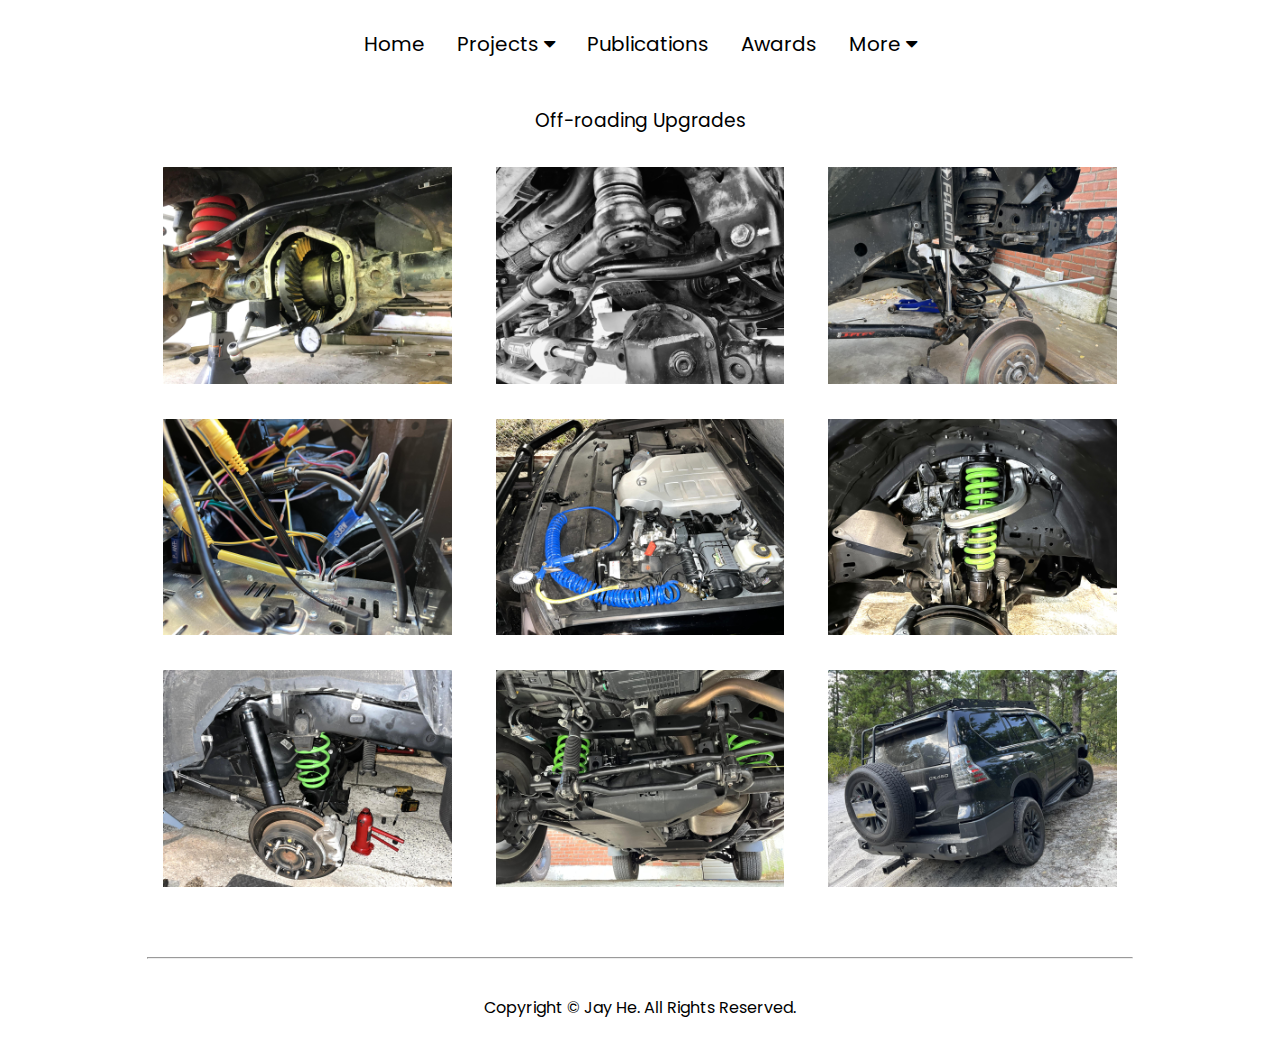
<file: offroading.html>
<!DOCTYPE html>
<html lang="en">
<link rel="stylesheet" href="components/style.css"/>
<link rel="stylesheet" href="https://cdnjs.cloudflare.com/ajax/libs/font-awesome/4.7.0/css/font-awesome.min.css">
<script src="components/header.js" type="text/javascript"></script>
<script src="components/navigation.js" type="text/javascript"></script>
<script src="components/footer.js" type="text/javascript"></script>
<link rel="icon" type="image/x-icon" href="./assets/icon.png">

<header-component></header-component>

<body>
<navigation-component></navigation-component>

<!-- <table>
    <tr>
        <td width="1000">
          <hr>
          <br />
          <h3 style="text-align: center; font-weight:normal;">Off-roading Videos</h3>
        </td>
    </tr>
</table> -->

<!-- <table>
    <tr>
        <div style="text-align: center;">
            <iframe width="560" height="315" src="url" title="YouTube video player" frameborder="0" allow="accelerometer; autoplay; clipboard-write; encrypted-media; gyroscope; picture-in-picture; web-share" referrerpolicy="strict-origin-when-cross-origin" allowfullscreen></iframe>
        </div>
    </tr>
</table> -->

<table>
    <tr>
        <td width="1000">
          <h3 style="text-align: center; font-weight:normal;">Off-roading Upgrades</h3>
        </td>
    </tr>
</table>

<table>
    <tr>
        <td>
            <div style="text-align: center;">
                <img src="assets/off_roading/2020-05-03 15.40.11.jpg" style="width: 90%;">
            </div>
            <p></p> 
        </td>
        <td>
            <div style="text-align: center;">
                <img src="assets/off_roading/2020-10-01 15.27.23.jpg" style="width: 90%;">
            </div>
            <p></p> 
        </td>
        <td>
            <div style="text-align: center;">
                <img src="assets/off_roading/2022-11-06 12.19.50.jpg" style="width: 90%;">
            </div>
            <p></p> 
        </td>
    </tr>

    <tr>
        <td>
            <div style="text-align: center;">
                <img src="assets/off_roading/2024-05-29 06.40.53.jpg" style="width: 90%;">
            </div>
            <p></p> 
        </td>
        <td>
            <div style="text-align: center;">
                <img src="assets/off_roading/2024-11-26 18.07.13.jpg" style="width: 90%;">
            </div>
            <p></p> 
        </td>
        <td>
            <div style="text-align: center;">
                <img src="assets/off_roading/2024-08-17 21.33.34.jpg" style="width: 90%;">
            </div>
            <p></p> 
        </td>
    </tr>

    <tr>
        <td>
            <div style="text-align: center;">
                <img src="assets/off_roading/2024-08-18 22.53.01.jpg" style="width: 90%;">
            </div>
            <p></p> 
        </td>
        <td>
            <div style="text-align: center;">
                <img src="assets/off_roading/2024-08-19 07.30.41.jpg" style="width: 90%;">
            </div>
            <p></p> 
        </td>
        <td>
            <div style="text-align: center;">
                <img src="assets/off_roading/2024-08-21 15.21.17.jpg" style="width: 90%;">
            </div>
            <p></p> 
        </td>
    </tr>
</table>

<footer-component></footer-component>
</body>
</html>
</file>
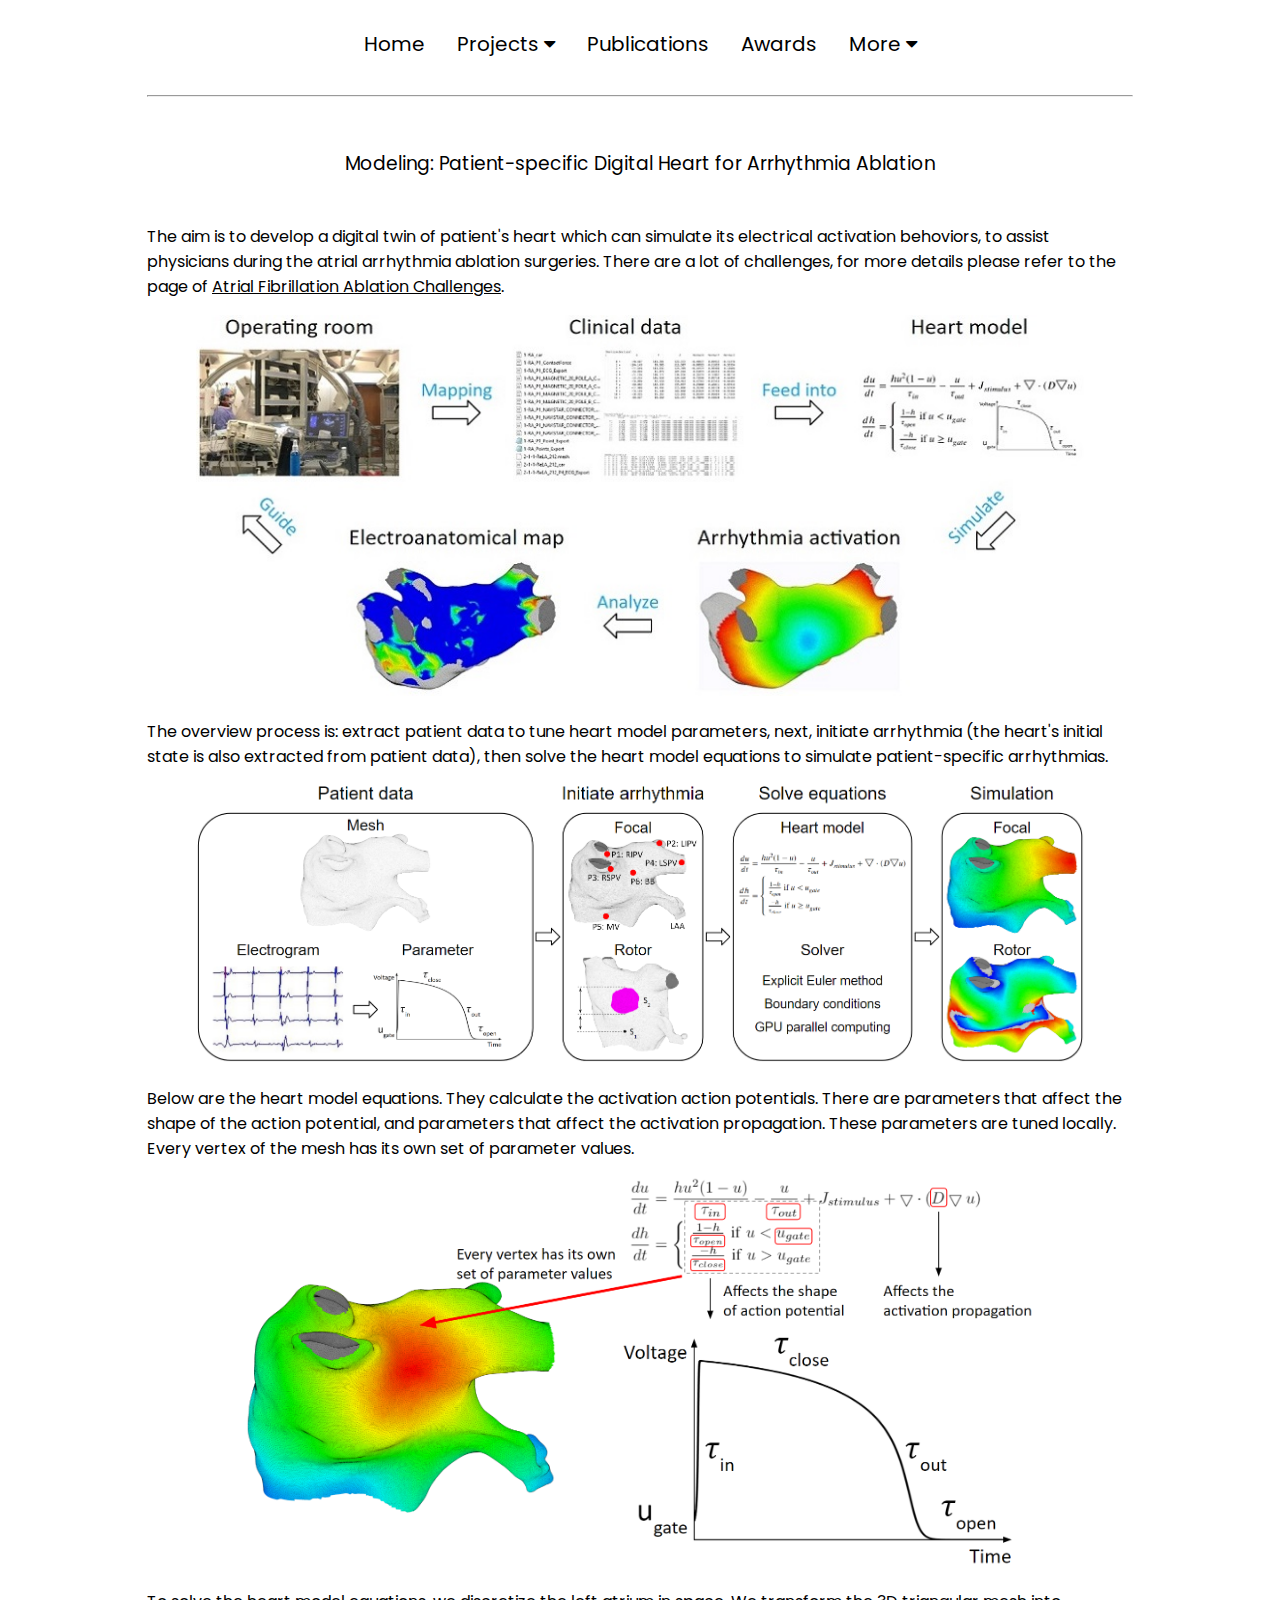
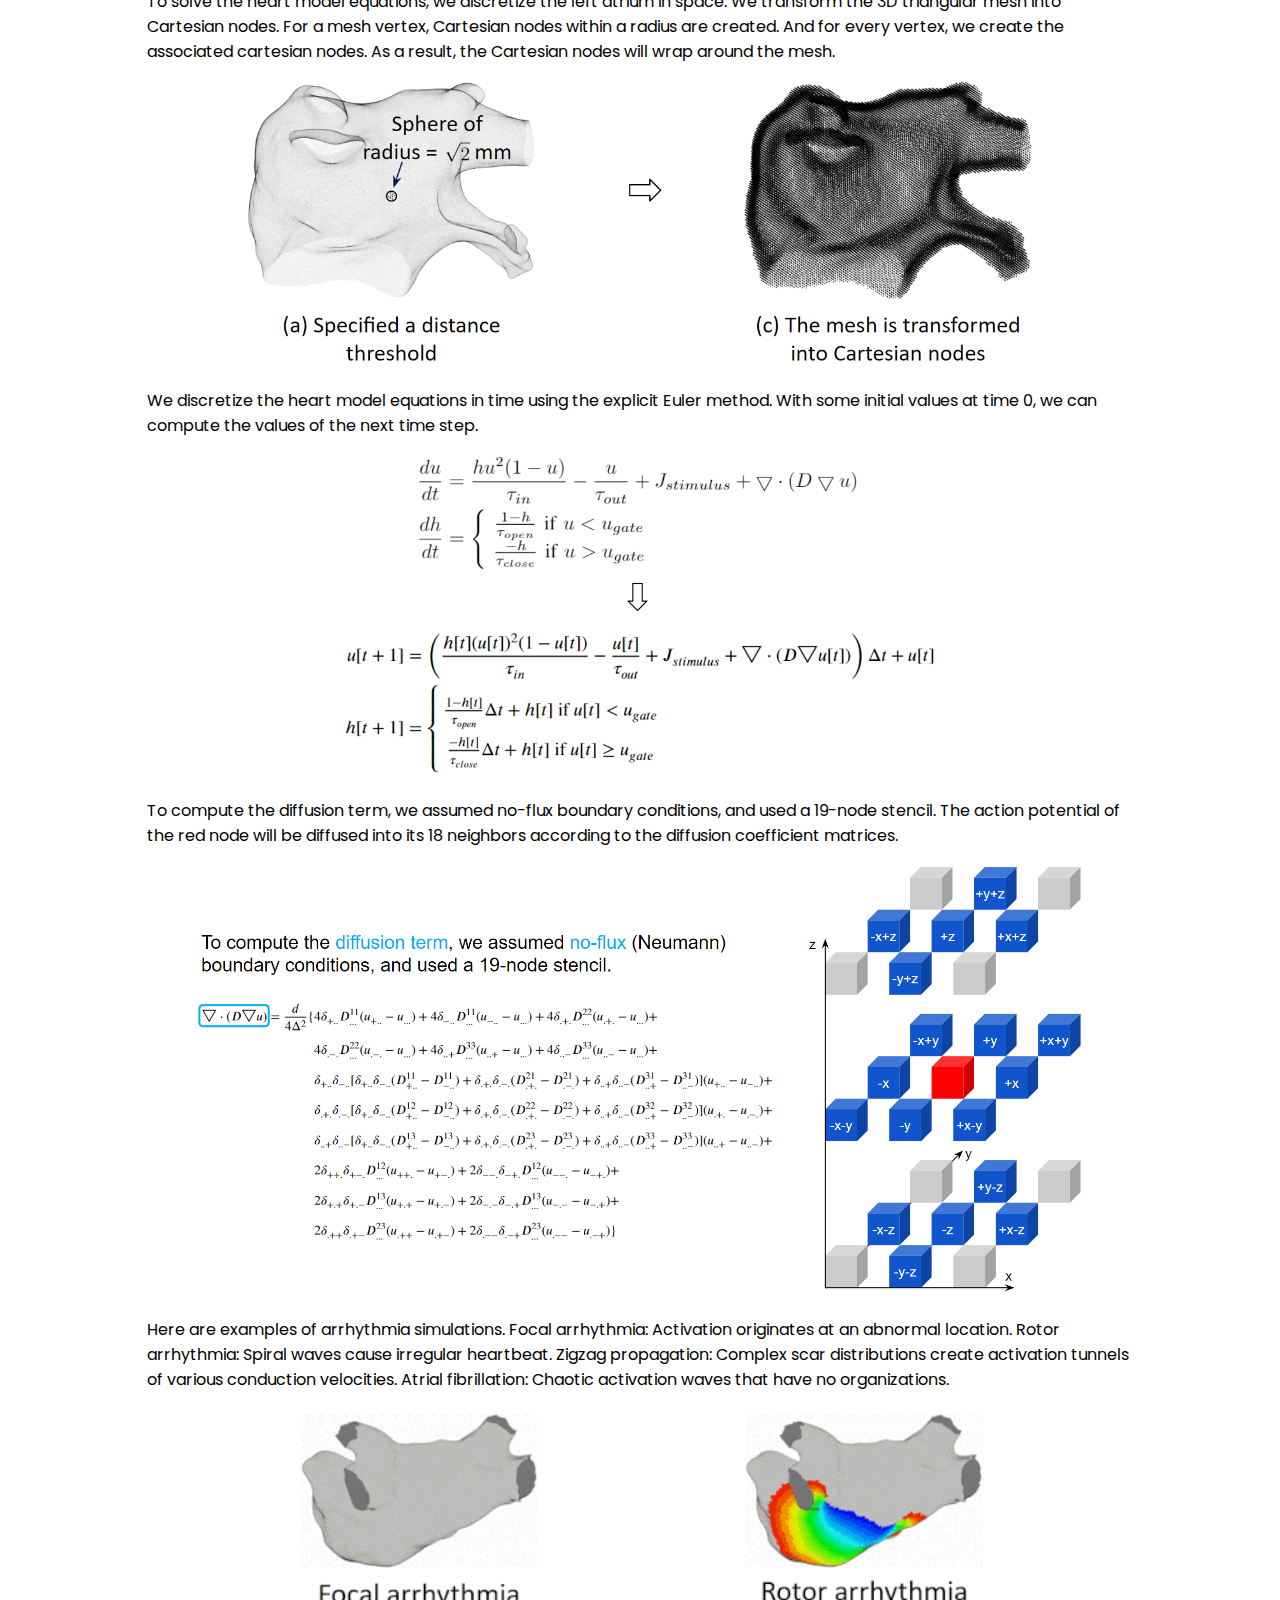
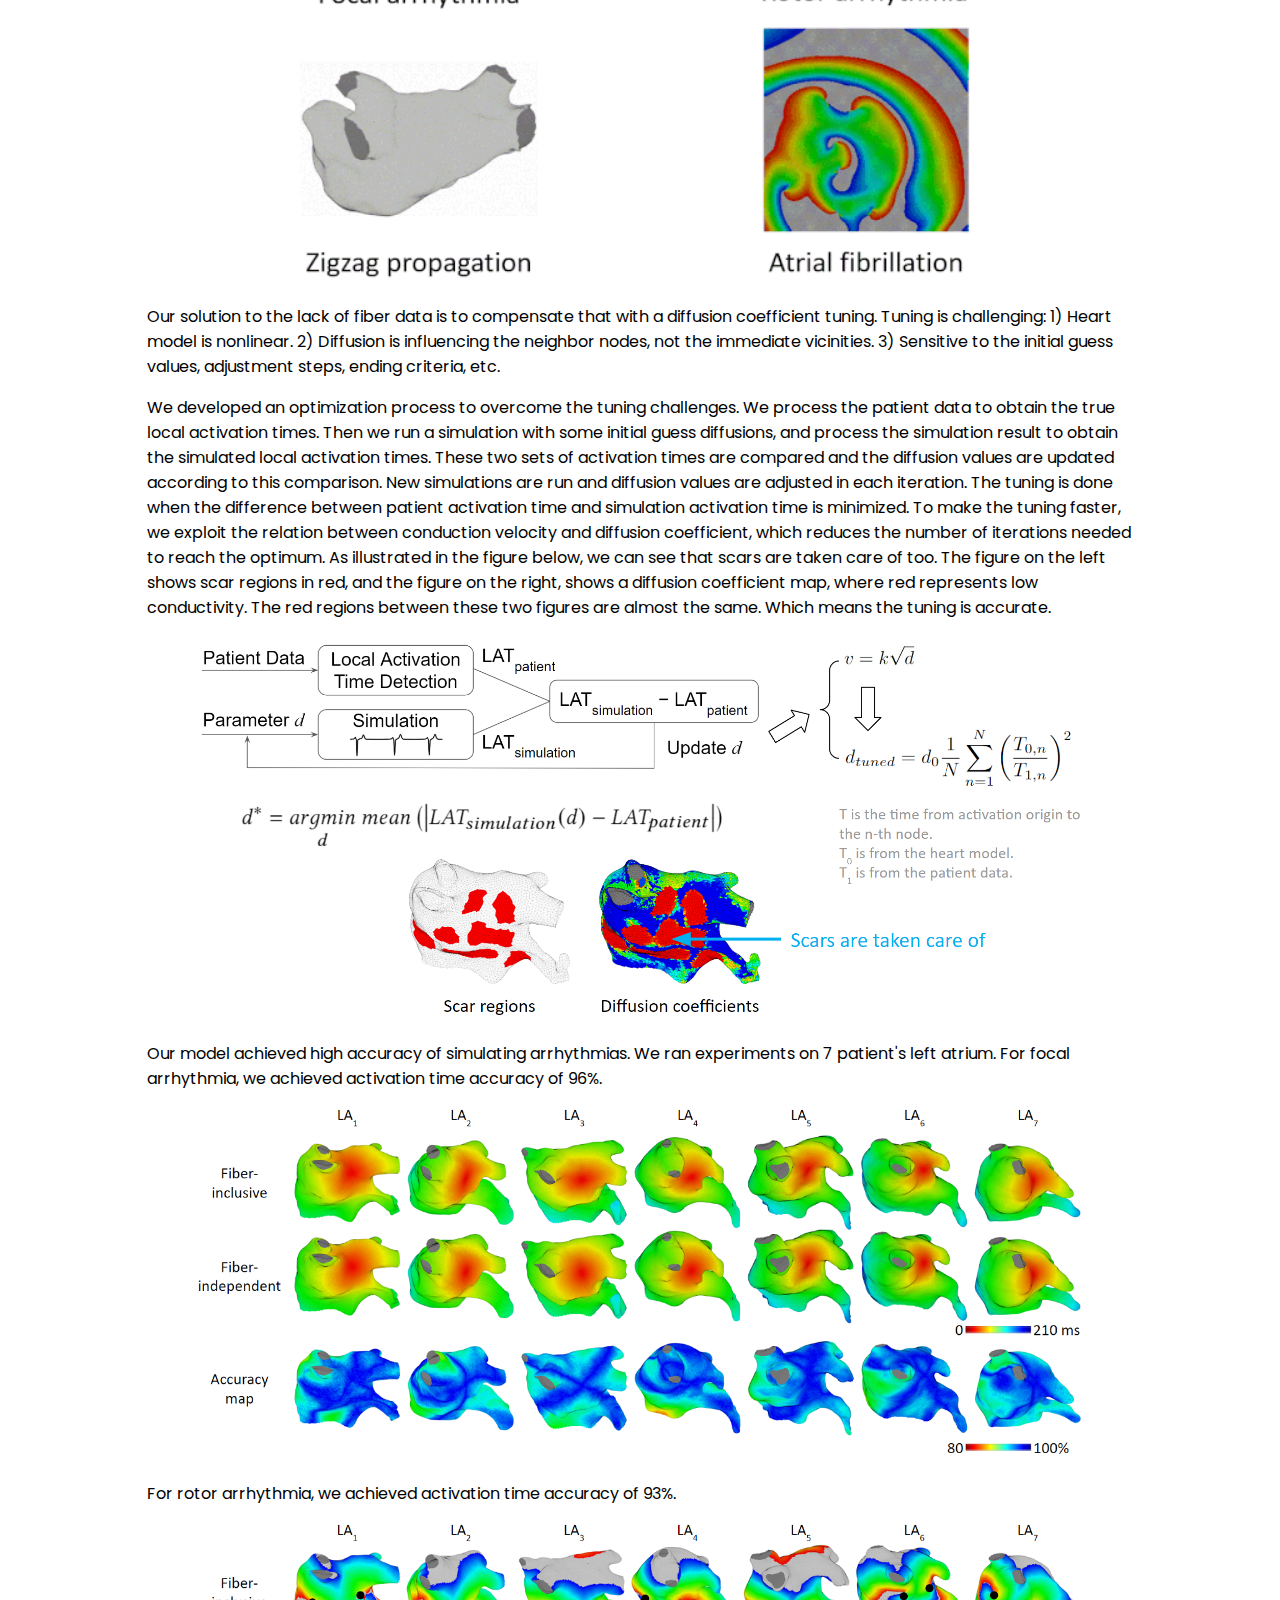
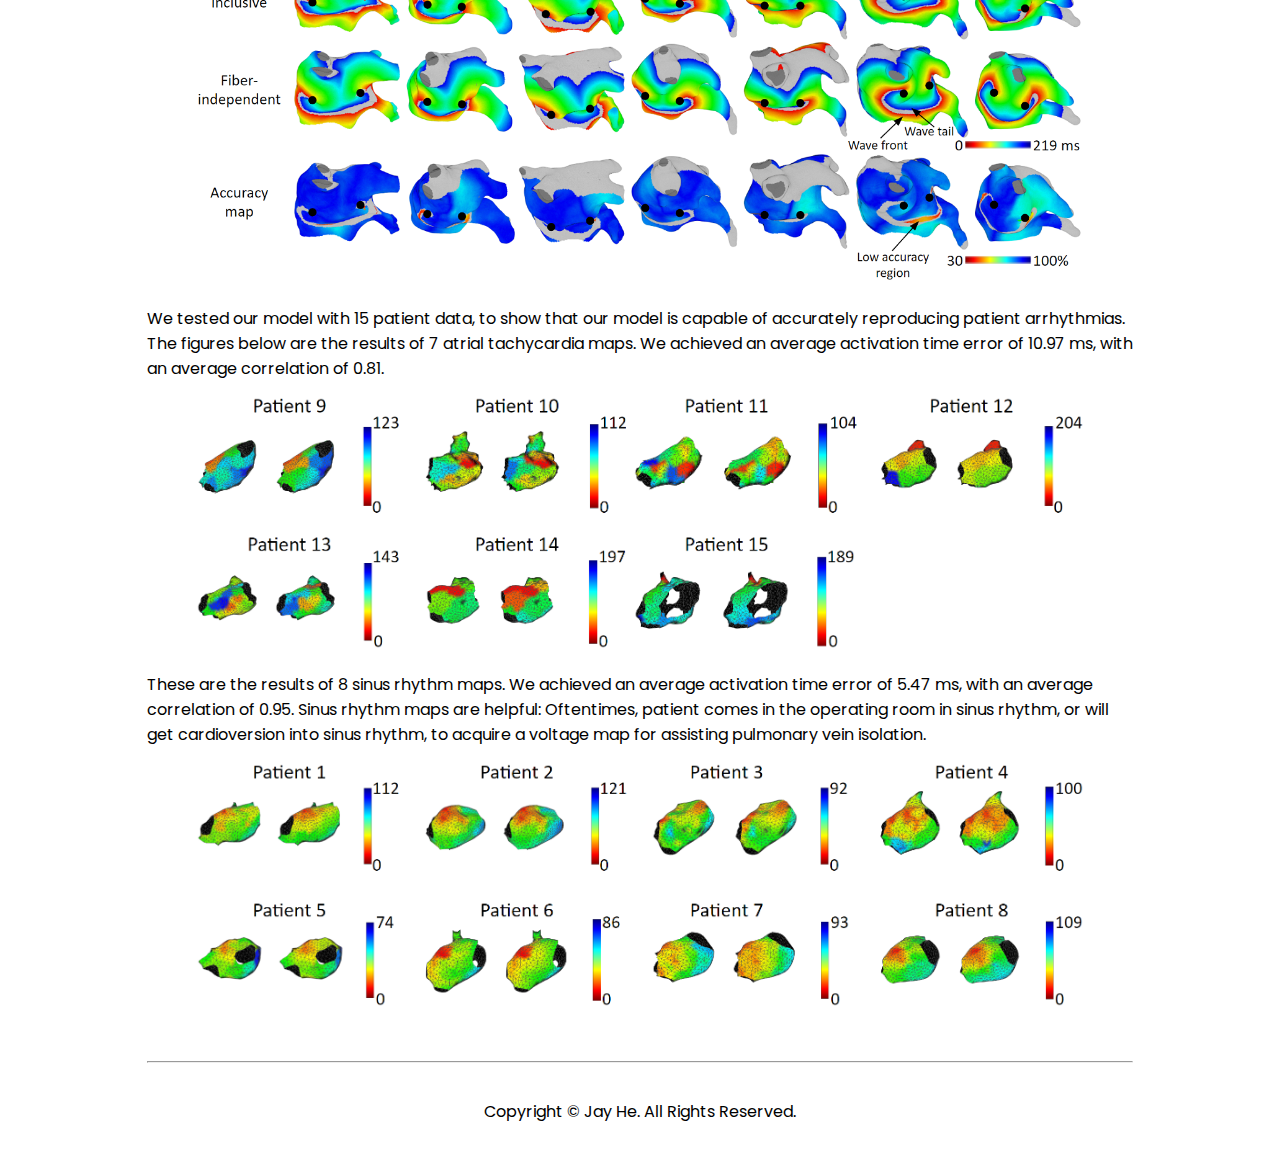
<file: patient_specific_heart_modeling.html>
<!DOCTYPE html>
<html lang="en">
<link rel="stylesheet" href="components/style.css"/>
<link rel="stylesheet" href="https://cdnjs.cloudflare.com/ajax/libs/font-awesome/4.7.0/css/font-awesome.min.css">
<script src="components/header.js" type="text/javascript"></script>
<script src="components/navigation.js" type="text/javascript"></script>
<script src="components/footer.js" type="text/javascript"></script>
<link rel="icon" type="image/x-icon" href="./assets/icon.png">

<header-component></header-component>

<body>
<navigation-component></navigation-component>

<table>
    <tr>
        <td width="1000">
          <hr>
          <br />
          <h3 style="text-align: center; font-weight:normal;">Modeling: Patient-specific Digital Heart for Arrhythmia Ablation</h3>
        </td>
      </tr>

    <tr>
        <td>
            <p>The aim is to develop a digital twin of patient's heart which can simulate its electrical activation behoviors, to assist physicians during the atrial arrhythmia ablation surgeries. There are a lot of challenges, for more details please refer to the page of <u><a href="atrial_fibrillation_challenges.html">Atrial Fibrillation Ablation Challenges</a></u>.</p> 
            
            <div style="text-align: center;">
                <img src="assets/cyber_physical_systems_modeling/heart_model_for_arrhythmia_ablation.jpg" style="width: 90%;">
            </div>

            <p>The overview process is: extract patient data to tune heart model parameters, next, initiate arrhythmia (the heart's initial state is also extracted from patient data), then solve the heart model equations to simulate patient-specific arrhythmias.</p>

            <div style="text-align: center;">
                <img src="assets/cyber_physical_systems_modeling/heart_modeling.PNG" style="width: 90%;">
            </div>

            <p>Below are the heart model equations. They calculate the activation action potentials. There are parameters that affect the shape of the action potential, and parameters that affect the activation propagation. These parameters are tuned locally. Every vertex of the mesh has its own set of parameter values.</p>
            
            <div style="text-align: center;">
                <img src="assets/cyber_physical_systems_modeling/model_parameters.PNG" style="width: 80%;">
            </div>

            <p>To solve the heart model equations, we discretize the left atrium in space. We transform the 3D triangular mesh into Cartesian nodes. For a mesh vertex, Cartesian nodes within a radius are created. And for every vertex, we create the associated cartesian nodes. As a result, the Cartesian nodes will wrap around the mesh.</p>
            
            <div style="text-align: center;">
                <img src="assets/cyber_physical_systems_modeling/create_nodes.PNG" style="width: 80%;">
            </div>

            <p>We discretize the heart model equations in time using the explicit Euler method. With some initial values at time 0, we can compute the values of the next time step.</p>
            
            <div style="text-align: center;">
                <img src="assets/cyber_physical_systems_modeling/discretize_time.PNG" style="width: 60%;">
            </div>

            <p>To compute the diffusion term, we assumed no-flux boundary conditions, and used a 19-node stencil. The action potential of the red node will be diffused into its 18 neighbors according to the diffusion coefficient matrices.</p>
            
            <div style="text-align: center;">
                <img src="assets/cyber_physical_systems_modeling/compute_diffusion_term.PNG" style="width: 90%;">
            </div>

            <p>Here are examples of arrhythmia simulations. Focal arrhythmia: Activation originates at an abnormal location. Rotor arrhythmia: Spiral waves cause irregular heartbeat. Zigzag propagation: Complex scar distributions create activation tunnels of various conduction velocities. Atrial fibrillation: Chaotic activation waves that have no organizations.</p>
            
            <div style="text-align: center;">
                <img src="assets/cyber_physical_systems_modeling/arrhythmia_simulations.gif" style="width: 70%;">
            </div>

            <p>Our solution to the lack of fiber data is to compensate that with a diffusion coefficient tuning. Tuning is challenging: 1) Heart model is nonlinear. 2) Diffusion is influencing the neighbor nodes, not the immediate vicinities. 3) Sensitive to the initial guess values, adjustment steps, ending criteria, etc.</p>
            
            <p>We developed an optimization process to overcome the tuning challenges. We process the patient data to obtain the true local activation times. Then we run a simulation with some initial guess diffusions, and process the simulation result to obtain the simulated local activation times. These two sets of activation times are compared and the diffusion values are updated according to this comparison. New simulations are run and diffusion values are adjusted in each iteration. The tuning is done when the difference between patient activation time and simulation activation time is minimized. To make the tuning faster, we exploit the relation between conduction velocity and diffusion coefficient, which reduces the number of iterations needed to reach the optimum. As illustrated in the figure below, we can see that scars are taken care of too. The figure on the left shows scar regions in red, and the figure on the right, shows a diffusion coefficient map, where red represents low conductivity. The red regions between these two figures are almost the same. Which means the tuning is accurate.</p>
            
            <div style="text-align: center;">
                <img src="assets/cyber_physical_systems_modeling/diffusion_tuning.PNG" style="width: 90%;">
            </div>
            
            <p>Our model achieved high accuracy of simulating arrhythmias. We ran experiments on 7 patient's left atrium. For focal arrhythmia, we achieved activation time accuracy of 96%.</p>
            
            <div style="text-align: center;">
                <img src="assets/cyber_physical_systems_modeling/focal_lat_map.PNG" style="width: 90%;">
            </div>
            
            <p>For rotor arrhythmia, we achieved activation time accuracy of 93%.</p>
            
            <div style="text-align: center;">
                <img src="assets/cyber_physical_systems_modeling/rotor_lat_map.PNG" style="width: 90%;">
            </div>
            
            <p>We tested our model with 15 patient data, to show that our model is capable of accurately reproducing patient arrhythmias. The figures below are the results of 7 atrial tachycardia maps. We achieved an average activation time error of 10.97 ms, with an average correlation of 0.81.</p>
            
            <div style="text-align: center;">
                <img src="assets/cyber_physical_systems_modeling/patient_sim_lat_maps_at.PNG" style="width: 90%;">
            </div>
            
            <p>These are the results of 8 sinus rhythm maps. We achieved an average activation time error of 5.47 ms, with an average correlation of 0.95. Sinus rhythm maps are helpful: Oftentimes, patient comes in the operating room in sinus rhythm, or will get  cardioversion into sinus rhythm, to acquire a voltage map for assisting pulmonary vein isolation.</p>
            
            <div style="text-align: center;">
                <img src="assets/cyber_physical_systems_modeling/patient_sim_lat_maps_sr.PNG" style="width: 90%;">
            </div>
        </td>
    </tr>
</table>

<footer-component></footer-component>
</body>
</html>
</file>
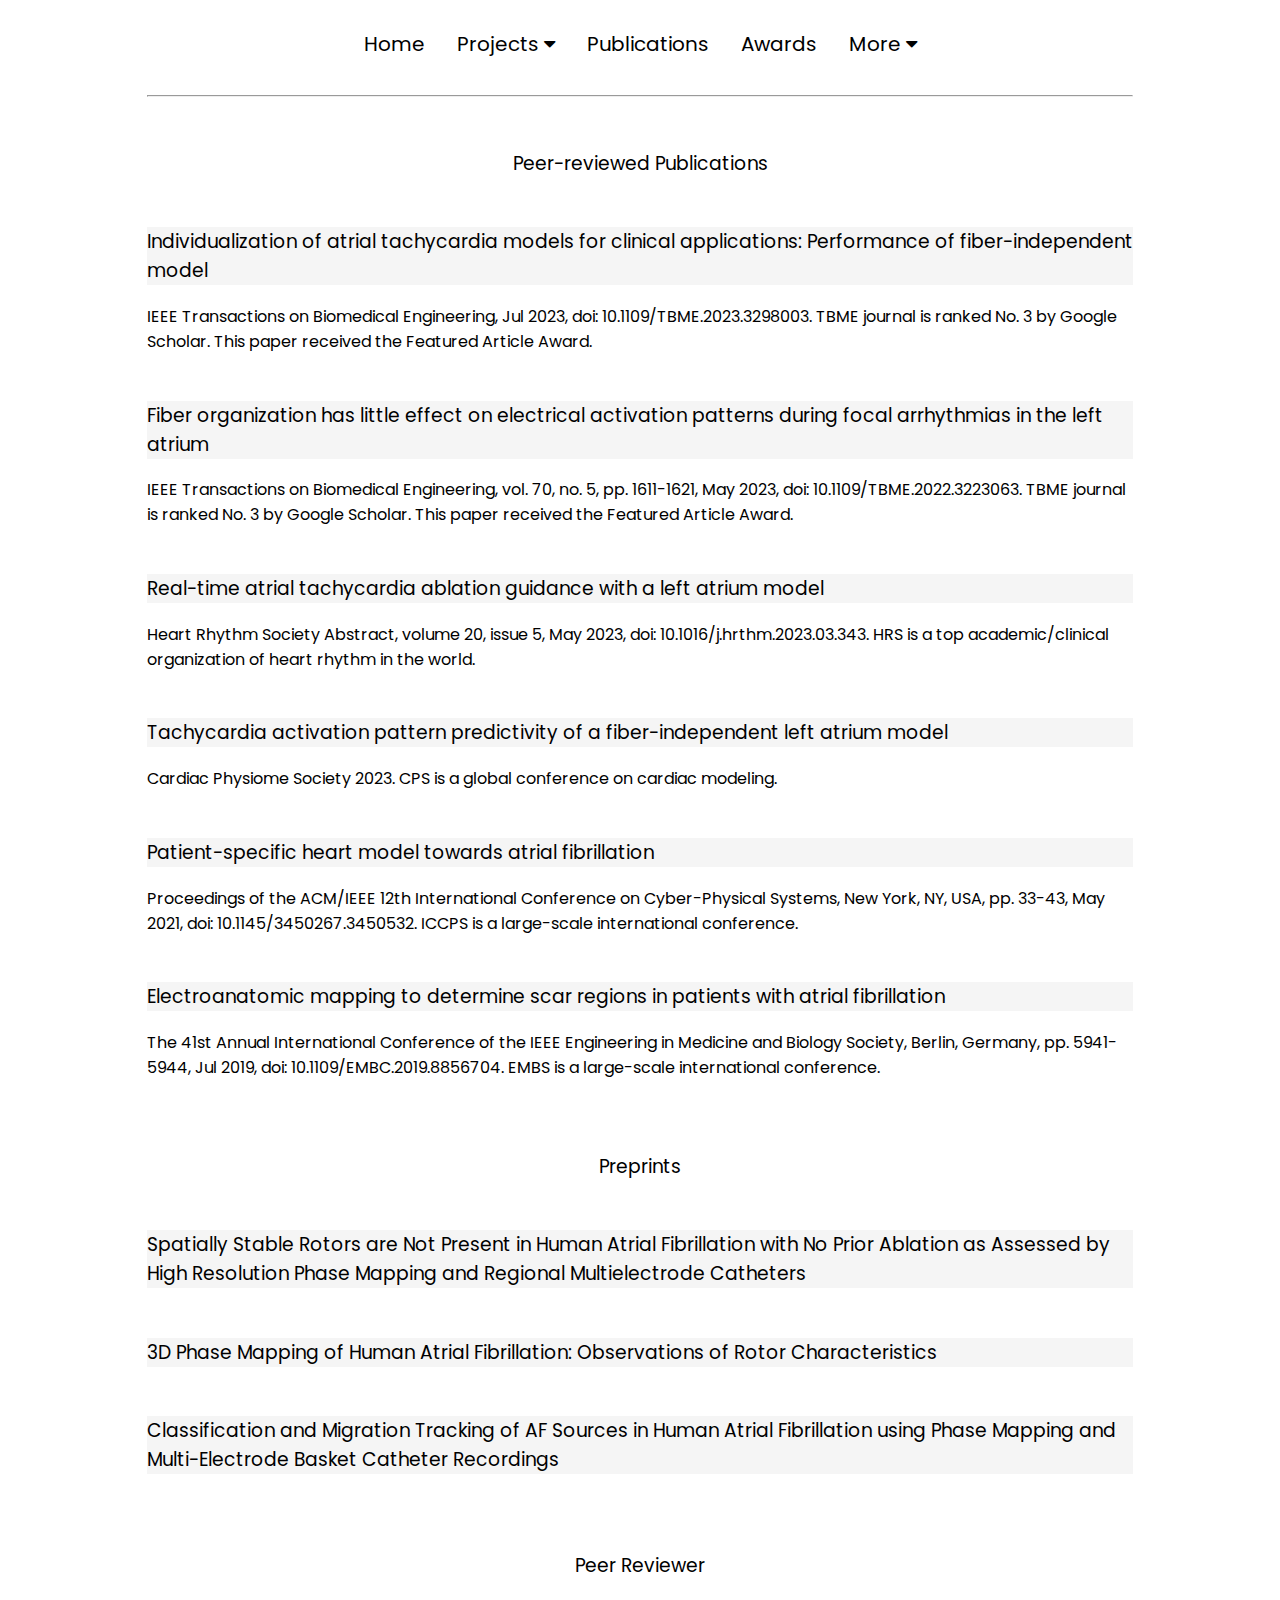
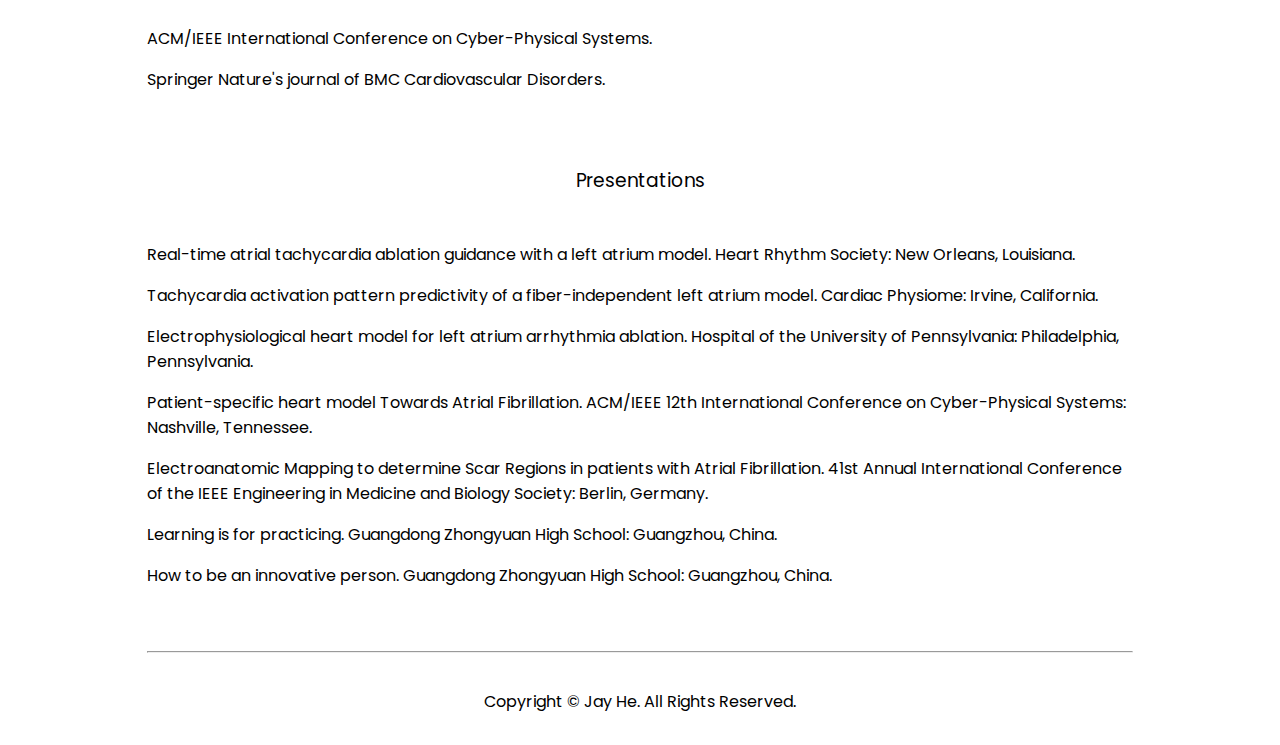
<file: publications.html>
<!DOCTYPE html>
<html lang="en">
<link rel="stylesheet" href="components/style.css"/>
<link rel="stylesheet" href="https://cdnjs.cloudflare.com/ajax/libs/font-awesome/4.7.0/css/font-awesome.min.css">
<script src="components/header.js" type="text/javascript"></script>
<script src="components/navigation.js" type="text/javascript"></script>
<script src="components/footer.js" type="text/javascript"></script>
<link rel="icon" type="image/x-icon" href="./assets/icon.png">

<header-component></header-component>

<body>
<navigation-component></navigation-component>

<table>
  <tr>
    <td width="1000">
      <hr>
      <br />
      <h3 style="text-align: center; font-weight:normal;">Peer-reviewed Publications</h3>
    </td>
  </tr>

  <tr>
    <td>
      <h3 style="background-color: rgb(245, 245, 245); font-weight:normal;">Individualization of atrial tachycardia models for clinical applications: Performance of fiber-independent model</h3>
      
      <p>IEEE Transactions on Biomedical Engineering, Jul 2023, <a href="https://doi.org/10.1109/TBME.2023.3298003" target="_blank">doi: 10.1109/TBME.2023.3298003</a>. TBME journal is ranked No. 3 by Google Scholar. This paper received the Featured Article Award.</p>
    </td>
  </tr>

  <tr>
    <td>
      <h3 style="background-color: rgb(245, 245, 245); font-weight:normal;">Fiber organization has little effect on electrical activation patterns during focal arrhythmias in the left atrium</h3>
      
      <p>IEEE Transactions on Biomedical Engineering, vol. 70, no. 5, pp. 1611-1621, May 2023, <a href="https://doi.org/10.1109/TBME.2022.3223063" target="_blank">doi: 10.1109/TBME.2022.3223063</a>. TBME journal is ranked No. 3 by Google Scholar. This paper received the Featured Article Award.</p>
    </td>
  </tr>

  <tr>
    <td>
      <h3 style="background-color: rgb(245, 245, 245); font-weight:normal;">Real-time atrial tachycardia ablation guidance with a left atrium model</h3>

      <p>Heart Rhythm Society Abstract, volume 20, issue 5, May 2023, <a href="https://doi.org/10.1016/j.hrthm.2023.03.343" target="_blank">doi: 10.1016/j.hrthm.2023.03.343</a>. HRS is a top academic/clinical organization of heart rhythm in the world.</p>
    </td>
  </tr>

  <tr>
    <td>
      <h3 style="background-color: rgb(245, 245, 245); font-weight:normal;">Tachycardia activation pattern predictivity of a fiber-independent left atrium model</h3>
      
      <p><a href="https://bpb-ap-se2.wpmucdn.com/blogs.auckland.ac.nz/dist/9/93/files/2023/03/Physiome_Agenda_3_9_2023.pdf" target="_blank">Cardiac Physiome Society 2023</a>. CPS is a global conference on cardiac modeling.</p>
    </td>
  </tr>

  <tr>
    <td>
      <h3 style="background-color: rgb(245, 245, 245); font-weight:normal;">Patient-specific heart model towards atrial fibrillation</h3>

      <p>Proceedings of the ACM/IEEE 12th International Conference on Cyber-Physical Systems, New York, NY, USA, pp. 33-43, May 2021, <a href="https://doi.org/10.1145/3450267.3450532" target="_blank">doi: 10.1145/3450267.3450532</a>. ICCPS is a large-scale international conference.</p>
    </td>
  </tr>

  <tr>
    <td>
      <h3 style="background-color: rgb(245, 245, 245); font-weight:normal;">Electroanatomic mapping to determine scar regions in patients with atrial fibrillation</h3>

      <p>The 41st Annual International Conference of the IEEE Engineering in Medicine and Biology Society, Berlin, Germany, pp. 5941-5944, Jul 2019, <a href="https://doi.org/10.1109/EMBC.2019.8856704" target="_blank">doi: 10.1109/EMBC.2019.8856704</a>. EMBS is a large-scale international conference.</p>
    </td>
  </tr>

  <tr>
    <td width="1000">
      <br />
      <h3 style="text-align: center; font-weight:normal;">Preprints</h3>
    </td>
  </tr>

  <tr>
    <td>
      <h3 style="background-color: rgb(245, 245, 245); font-weight:normal;">Spatially Stable Rotors are Not Present in Human Atrial Fibrillation with No Prior Ablation as Assessed by High Resolution Phase Mapping and Regional Multielectrode Catheters</h3>
    </td>
  </tr>

  <tr>
    <td>
      <h3 style="background-color: rgb(245, 245, 245); font-weight:normal;">3D Phase Mapping of Human Atrial Fibrillation: Observations of Rotor Characteristics</h3>
    </td>
  </tr>

  <tr>
    <td>
      <h3 style="background-color: rgb(245, 245, 245); font-weight:normal;">Classification and Migration Tracking of AF Sources in Human Atrial Fibrillation using Phase Mapping and Multi-Electrode Basket Catheter Recordings</h3>
    </td>
  </tr>
</table>

<table>
  <tr>
    <td width="1000">
      <br />
      <h3 style="text-align: center; font-weight:normal;">Peer Reviewer</h3>
    </td>
  </tr>
  
  <tr>
    <td width="1000">
      <p>ACM/IEEE International Conference on Cyber-Physical Systems.</p>
      <p>Springer Nature's journal of BMC Cardiovascular Disorders. </p>
    </td>
  </tr>
</table>

<table>
  <tr>
    <td width="1000">
      <br />
      <h3 style="text-align: center; font-weight:normal;">Presentations</h3>
    </td>
  </tr>
  
  <tr>
    <td width="1000">
      <p>Real-time atrial tachycardia ablation guidance with a left atrium model. Heart Rhythm Society: New Orleans, Louisiana.</p>
      <p>Tachycardia activation pattern predictivity of a fiber-independent left atrium model. Cardiac Physiome: Irvine, California.</p>
      <p>Electrophysiological heart model for left atrium arrhythmia ablation. Hospital of the University of Pennsylvania: Philadelphia, Pennsylvania.</p>
      <p>Patient-specific heart model Towards Atrial Fibrillation. ACM/IEEE 12th International Conference on Cyber-Physical Systems: Nashville, Tennessee.</p>
      <p>Electroanatomic Mapping to determine Scar Regions in patients with Atrial Fibrillation. 41st Annual International Conference of the IEEE Engineering in Medicine and Biology Society: Berlin, Germany.</p>
      <p>Learning is for practicing. Guangdong Zhongyuan High School: Guangzhou, China.</p>
      <p>How to be an innovative person. Guangdong Zhongyuan High School: Guangzhou, China.</p>
    </td>
  </tr>
</table>

<footer-component></footer-component>
</body>
</html>
</file>
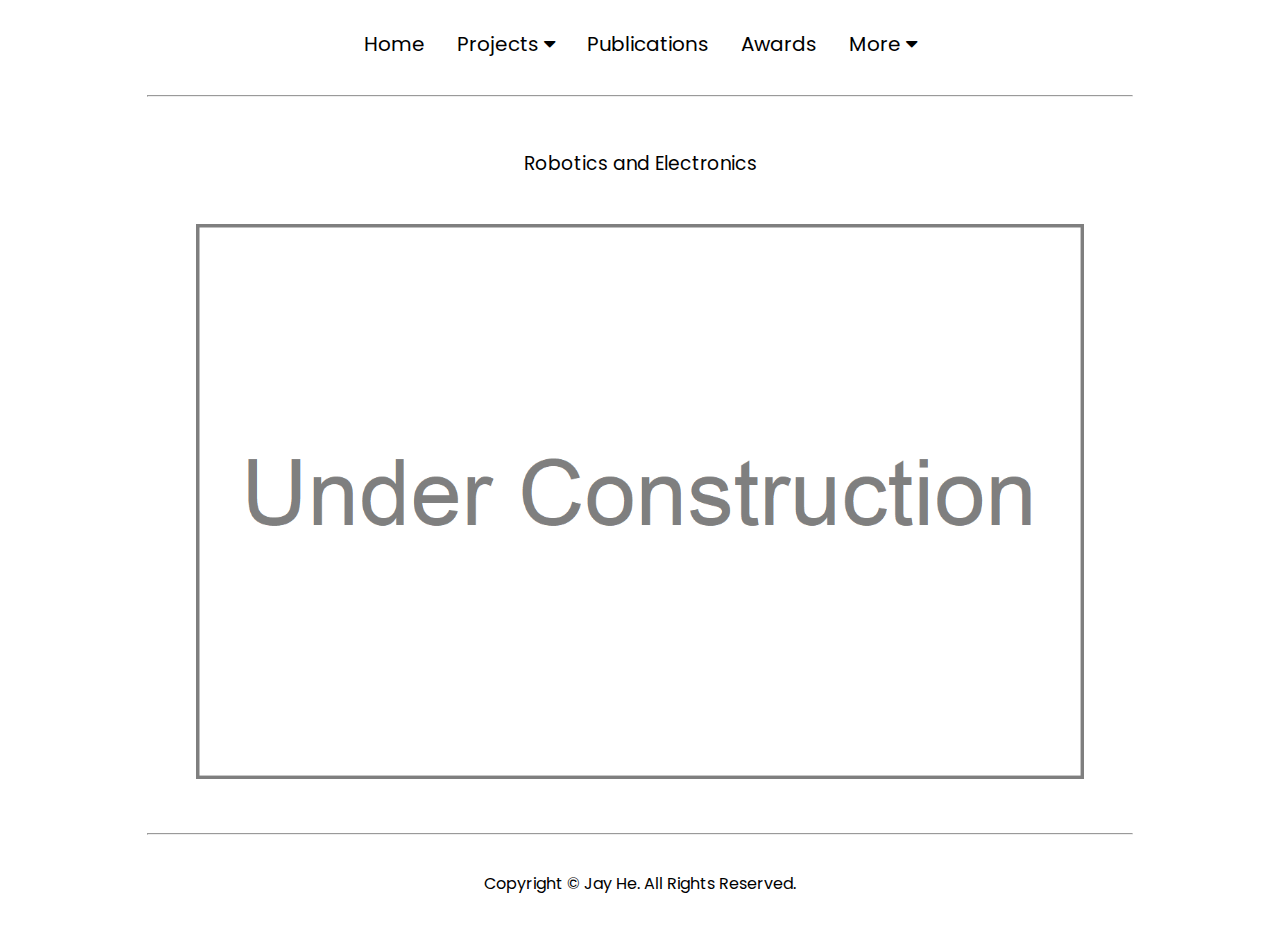
<file: robotics.html>
<!DOCTYPE html>
<html lang="en">
<link rel="stylesheet" href="components/style.css"/>
<link rel="stylesheet" href="https://cdnjs.cloudflare.com/ajax/libs/font-awesome/4.7.0/css/font-awesome.min.css">
<script src="components/header.js" type="text/javascript"></script>
<script src="components/navigation.js" type="text/javascript"></script>
<script src="components/footer.js" type="text/javascript"></script>
<link rel="icon" type="image/x-icon" href="./assets/icon.png">

<header-component></header-component>

<body>
<navigation-component></navigation-component>

<table>
    <tr>
        <td width="1000">
          <hr>
          <br />
          <h3 style="text-align: center; font-weight:normal;">Robotics and Electronics</h3>
        </td>
      </tr>

    <tr>
        <td>
            <p></p> 
            
            <div style="text-align: center;">
                <img src="assets/image_place_holder.png" style="width: 90%;">
            </div>

        </td>
    </tr>
</table>

<footer-component></footer-component>
</body>
</html>
</file>
<file: components/style.css>
@import url("https://fonts.googleapis.com/css2?family=Poppins:wght@300;400;500;600&display=swap");

body {
  font-family: "Poppins", sans-serif;
}

a {
  color: black;
  text-decoration: none;
  text-decoration-color: white;
}

a:hover {
  color: #00b7ff;
  text-decoration: underline;
  text-underline-offset: 0.2rem;
  text-decoration-color: #00b7ff;
}

/* table */
table {
  margin-left: auto; 
  margin-right: auto; 
  max-width: 1000px;
}

td {
  border: 0px solid rgb(220, 220, 220); /* ########## border set to 0px to remove it */
  padding: 5px;
}

/* GALLERY */
div.gallery img {
  width: 100%;
}

.responsive {
  padding: 0 20px;
  float: left;
  width: 35%;
}

@media only screen and (max-width: 800px) {
  .responsive {
    width: 90%;
  }
}

/* dropdown menu */
.navbar {
  overflow: hidden;
  background-color: #ffffff;
}

.navbar a {
  float: left;
  font-size: 20px;
  color: rgb(0, 0, 0);
  text-align: center;
  padding: 14px 16px;
  text-decoration: none;
}

.dropdown {
  float: left;
  overflow: hidden;
}

.dropdown .dropbtn {
  font-size: 20px;  
  border: none;
  outline: none;
  color: rgb(0, 0, 0);
  padding: 14px 16px;
  background-color: inherit;
  font-family: inherit;
  margin: 0;
}

.navbar a:hover, .dropdown:hover .dropbtn {
  background-color: rgb(200, 200, 200);
}

.dropdown-content {
  display: none;
  position: absolute;
  background-color: #f9f9f9;
  min-width: 160px;
  box-shadow: 0px 8px 16px 0px rgb(200, 200, 200);
  z-index: 1;
}

.dropdown-content a {
  float: none;
  color: black;
  padding: 12px 16px;
  text-decoration: none;
  display: block;
  text-align: left;
}

.dropdown-content a:hover {
  background-color: #ddd;
}

.dropdown:hover .dropdown-content {
  display: block;
}
</file>
